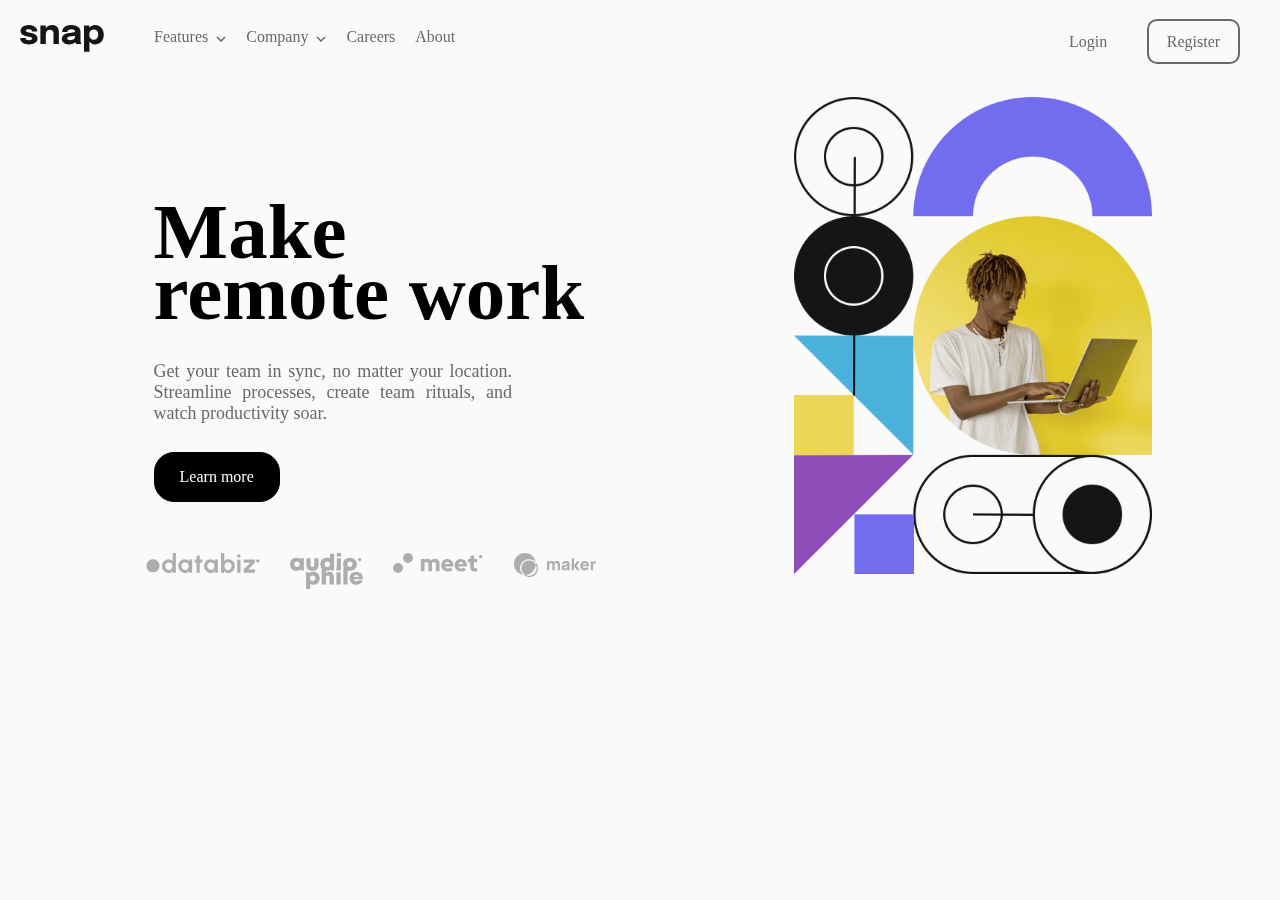
<file: index.html>
<!DOCTYPE html>
<html lang="en">

<head>
  <meta charset="UTF-8">
  <meta name="viewport" content="width=device-width, initial-scale=1.0">
  <!-- displays site properly based on user's device -->
  <!-- <link rel="stylesheet" href="index.css"> -->
  <link rel="icon" type="image/png" sizes="32x32" href="./images/favicon-32x32.png">

  <title>Frontend Mentor | Intro section with dropdown navigation</title>

  <!-- Feel free to remove these styles or customise in your own stylesheet 👍 -->
<style>
  /* 
/* Mobile Styling */
@media screen and (max-width:800px) {
    * {
        font-family: Bahnschrift;

    }

    body {
        display: block;
        position: fixed;
        padding: 0%;
        border: 0ch;
        margin: 0%;
    }

a{
    color: hsl(0, 0%, 41%);
    text-decoration: none;
}
    #aside {
        display: none;
        position: absolute;
        background-color: rgba(0, 0, 0, 0.377);
        width: 100%;
        height: 1000px;
    }

    header {
        display: flex;
        position: relative;
        width: 100%;

    }

    header svg:nth-child(1) {
        display: block;
        width: 80%;
        padding-left: 15px;
        margin-top: 15px;
    }

    #hamburger {
        z-index: 2;
        display: block;
        position: absolute;
        width: 20%;
        padding-left: 1%;
        padding-right: 1%;
        margin-left: 83%;
        z-index: 3;
        margin-top: 5px;
    }



    #features {
        display: none;
        width: 80%;
    }

    #company {
        display: none;
        width: 80%;

    }

    #mobile-nav {
        display: none;
        position: absolute;
        z-index: 1;
        background-color: rgba(0, 0, 0, 0.411);
        width: 100%;
        height: 200%;
    }

    #side-nav {
        display: block;
        position: relative;
        /* z-index: 1; */
        width: 80%;
        height: 100%;
        padding-top: 20%;
        margin-left: 20%;
        background-color: rgb(255, 255, 255);
    }

    .side-nav {
        display: block;
        position: relative;
        width: 100%;
        /* margin-top: 10%; */
        /* margin-bottom: 10%; */
        margin-left: 10%;
        font-size: 23px;
        color: hsl(0, 0%, 41%);
    }

    .side-nav div {
        display: block;
        position: relative;
        width: 50%;
        margin-bottom: 7%;
    }

    .side-nav div span svg {
        margin-left: 10px;
        margin-bottom: 4px;
        color: hsl(0, 0%, 41%);
    }

    #side-nav-login-register {
        display: block;
        width: 100%;
        position: absolute;
        margin-left: 0%;
        text-align: center;
        justify-content: center;
        z-index: 3;
    }

    #side-nav-login-register span {
        display: flex;
        position: relative;
        width: 100%;
        font-size: 21px;
        justify-content: center;
        align-items: center;
        color: hsl(0, 0%, 41%);
        
        

    }

    #side-nav-login-register span:nth-child(2) a {
        display: block;
        position: relative;
        padding-top: 10px;
        padding-bottom: 10px;
        color: hsl(0, 0%, 41%);
        background-color: white;
        font-size: 21px;
        margin-top: 10%;
        padding-left: 80px;
        padding-right: 80px;
        border-radius: 15px;
        border: 1px solid black;
    }
    #mobile-nav-features {
        display:none;
        list-style-type: none;
        width: 100%;
        margin-left: 1%;
    }
    #mobile-nav-features li{
        margin-bottom:5px;
        padding-top: 5px ;
        padding-bottom: 5px;
        width:100%;
        font-size: 17px;
    }
    #mobile-nav-features li svg{
        padding-right:10px;
        margin: 0%;
    }
    #mobile-nav-company{
        display: none;
        list-style-type: none;
        width: 100%;
        margin-left: 1%;
    }
    #mobile-nav-company li{
        margin-bottom:5px;
        width:100%;
        padding-top: 5px ;
        padding-bottom: 5px;
        font-size: 17px;
    }


    .menu {
        display: none;
    }

    .login-register {
        display: none;
    }

    #hero-mobile img {
        margin-top: 30px;
        width: 102%;
    }

    #hero-desktop {
        display: none;
    }

    #paragraph {
        width: 100%;
        text-align: center;
    }

    article h1 {
        width: 100%;
        justify-content: center;
        text-align: center;
        font-size: 42px;
    }

    article p {
        width: 100%;
        color: hsl(0, 0%, 41%);
        margin-left: 5px;
        text-align: center;
        font-size: 19px;
    }

    #button {
        display: flex;
        width: 100%;
        justify-content: center;
    }

    #button button {
        background-color: black;
        color: white;
        font-size: large;
        font-size: large;
        border: 1px solid black;
        margin-top: 5%;
        padding-top: 15px;
        padding-bottom: 15px;
        padding-left: 25px;
        padding-right: 25px;
        border-radius: 20px;
    }

    #button button:hover {
        background-color: white;
        color: black;
        border: 1px solid black;
    }


    footer {
        width: 100%;
        height: 50px;
        border: 0ch;
        padding: 5px;
        margin-top: 15%;
        display: flex;
        position: relative;
        justify-content: space-between;
    }



}

/* Desktop Styling */
@media screen and (min-width:800px) {
    * {
        font-family: Bahnschrift;
    }

    #side-nav {
        display: none;
    }

    body {
        display: block;
        width: 100%;
        background-color: hsl(0, 0%, 98%);
        position: fixed;
        border: 0ch;
        margin: 0%;
        padding: 0%;
    }
    a{
        color: hsl(0, 0%, 41%);
        text-decoration: none;
    }

    header {

        width: 100%;
        display: flex;
        cursor: pointer;
        margin-top: 1%;
        margin-right: 0%;
    }

    header svg:nth-child(2) {
        display: none;
    }

    header svg:nth-child(1) {
        margin-top: 1%;
        /* width: 7%; */
        margin-left: 20px;
        padding-right: 0%;
    }

    #nav {
        display: flex;
        position: relative;
        width: 99%;
        margin-right: 0%;
        /* background-color: black; */

}

    .menu li {
        display: flex;
        padding-left: 5px;
    }

    .menu li svg {
        width: 100%;
        margin-top: 8px;
        margin-left: 8px;
    }

    .menu {
        display: flex;
        position: relative;
        margin-top: 5px;
        list-style-type: none;
        color: hsl(0, 0%, 41%);
    }

    .menu li {
        padding: 10px;
    }

    #features {
        background-color: white;
        display: none;
        position: absolute;
        padding: 20px;
        padding-top: 15px;
        padding-bottom: 15px;
        margin-top: 55px;
        margin-left: 7%;
        z-index: 1;
        border: 0ch;
        border-radius: 10px;
        box-shadow: 0px 1px 10px 10px hsla(0, 0%, 41%, 0.144);

    }

    #features li {
        width: 100%;
        padding: 4px;
        margin-right: 0%;
        color: hsl(0, 0%, 41%);
        list-style-type: none;
        text-align: left;

    }

    #features li svg {
        margin-right: 5px;
    }

    #company {
        background-color: white;
        display: none;
        position: absolute;
        padding: 10px;
        z-index: 1;
        margin-left: 20%;
        margin-top: 55px;
        border: 0ch;
        border-radius: 10px;
        box-shadow: 0px 1px 10px 10px hsla(0, 0%, 41%, 0.144);


    }

    #company li {
        width: 100%;
        padding: 7px;
        text-align: left;
        margin-right: 0%;
        color: hsl(0, 0%, 41%);
        list-style-type: none;
    }


    .login-register {
        display: block;
        position: absolute;
        width: 20%;
        margin-left: 82%;
        padding-left: 30px;
        margin-top: 20px;
    }

    .login-register a {
        text-decoration: none;
        color: hsl(0, 0%, 41%);
    }

    .login-register a:nth-child(1) {
        margin-right: 10%;
    }

    .login-register a:nth-child(2) {
        text-align: center;
        margin-top: 2%;
        margin-left: 4%;
        padding-top: 12px;
        padding-bottom: 12px;
        padding-left: 18px;
        padding-right: 18px;
        border: 2px solid hsl(0, 0%, 41%);
        border-radius: 10px;
    }

    #hero-mobile {
        display: none;
    }

    #hero-desktop {
        display: block;
        width: 28%;
        height: 95%;
        position: absolute;
        margin-top: 2%;
        margin-left: 62%;
    }

    #hero-desktop img {
        width: 100%;
        height: 100%;
    }

    #hamburger {
        display: none;
    }

    article {
        width: 40%;
        margin-top: 9%;
        margin-left: 12%;

    }

    article h1 span {
        display: block;
        width: 90%;
        height: 10px;
        font-size: 79px;
        text-align: left;
        /* text-overflow: clip; */
        padding: 0%;
        border: 0ch;
        padding: 0%;

    }

    article h1 span:nth-child(2){
            margin-top: 10%;   
    }

    article p {
        display: block;
        position: relative;
        margin-top: 20%;
        font-size:18px;
        text-align: justify;
        width: 70%;
        color: hsl(0, 0%, 41%);

    }

    article button {
        background-color: black;
        color: hsl(0, 0%, 98%);
        font-size: medium;
        border: 0ch;
        margin-top: 2%;
        padding-top: 15px;
        padding-bottom: 15px;
        padding-left: 25px;
        padding-right: 25px;
        border: 1px solid black;
        border-radius: 20px;
        z-index: 1;
    }

    article button:hover {
        background-color: white;
        color: black;
        font-weight: 900;
        border: 1px solid black;
    }

    footer {
        z-index: -1;
        display: flex;
        position: absolute;
        justify-content: space-evenly;
        width: 40%;
        margin-top: 4%;
        margin-left: 9%;
    }
} 
</style>
</head>

<body>
  <!-- mobile navigation -->
  <div id="mobile-nav">
    <aside id="side-nav">
      <div class="side-nav">
        <div>
          <span id="mobile-nav-features-btn">Features
            <svg  id="features-arrow-mobile" width="10" height="6" xmlns="http://www.w3.org/2000/svg">
              <path stroke="#686868" stroke-width="1.5" fill="none" d="m1 1 4 4 4-4" />
            </svg>
            <ul id="mobile-nav-features">
              <li><svg width="14" height="16" xmlns="http://www.w3.org/2000/svg">
                  <path
                    d="M14 3v12a1 1 0 0 1-1 1H1a1 1 0 0 1-1-1V3a1 1 0 0 1 1-1h1V1a1 1 0 1 1 2 0v1h2V1a1 1 0 1 1 2 0v1h2V1a1 1 0 0 1 2 0v1h1a1 1 0 0 1 1 1Zm-2 3H2v1h10V6Zm0 3H2v1h10V9Zm0 3H2v1h10v-1Z"
                    fill="#726CEE" />
                </svg><a href="">To Do list</a></li>
              <li><svg width="16" height="16" xmlns="http://www.w3.org/2000/svg">
                  <path
                    d="M12.667 8.667h-4v4h4v-4ZM11.334 0v1.333H4.667V0h-2v1.333h-1C.75 1.333 0 2.083 0 3v11.333C0 15.25.75 16 1.667 16h12.667C15.25 16 16 15.25 16 14.333V3c0-.917-.75-1.667-1.666-1.667h-1V0h-2Zm3 14.333H1.667V5.5h12.667v8.833Z"
                    fill="#4BB1DA" />
                </svg><a href="">Calender</a></li>
              <li><svg width="13" height="17" xmlns="http://www.w3.org/2000/svg">
                  <path
                    d="M6.408 13.916c-3.313 0-6-1.343-6-3 0-.612.371-1.18 1-1.654V7.916a5 5 0 0 1 3.041-4.6 2 2 0 0 1 3.507-1.664 2 2 0 0 1 .411 1.664 5.002 5.002 0 0 1 3.041 4.6v1.346c.629.474 1 1.042 1 1.654 0 1.657-2.687 3-6 3Zm0 1c.694 0 1.352-.066 1.984-.16.004.054.016.105.016.16a2 2 0 0 1-4 0c0-.055.012-.106.016-.16.633.094 1.29.16 1.984.16Z"
                    fill="#EDD556" />
                </svg><a href="">Reminders</a></li>
              <li><svg width="16" height="16" xmlns="http://www.w3.org/2000/svg">
                  <path
                    d="M8 0a8 8 0 1 1 0 16A8 8 0 0 1 8 0Zm0 2.133a5.867 5.867 0 1 0 0 11.734A5.867 5.867 0 0 0 8 2.133ZM8 3.2a4.8 4.8 0 1 1 0 9.6 4.8 4.8 0 0 1 0-9.6Zm-.533 2.667a.533.533 0 0 0-.534.533v2.133c0 .295.24.534.534.534h3.2a.533.533 0 0 0 0-1.067H8V6.4a.533.533 0 0 0-.533-.533Z"
                    fill="#8E4CB6" />
                </svg><a href="">Planning</a></li>
            </ul>
          </span>
        </div>
        <div><span id="mobile-nav-company-btn">Company
            <svg id="company-arrow-mobile" width="10" height="6" xmlns="http://www.w3.org/2000/svg">
              <path stroke="#686868" stroke-width="1.5" fill="none" d="m1 1 4 4 4-4" />
            </svg>
            <ul id="mobile-nav-company">
              <li><a href="">History</a></li>
              <li><a href="">Our Team</a></li>
              <li><a href="">Blog</a></li>

            </ul>
          </span>
        </div>
         <div><span><a href="">Career</a></span></div>
          <div><span><a href="">About</a></span></div>


      </div>
      <div id="side-nav-login-register">
        <span><a href="">Login</a></span>
        <span><a href="">Register</a></span>
      </div>
    </aside>
  </div>

  <!-- desktop navigation -->
  <div id="aside">

    <ul id="features">
      <li><svg width="14" height="16" xmlns="http://www.w3.org/2000/svg">
          <path
            d="M14 3v12a1 1 0 0 1-1 1H1a1 1 0 0 1-1-1V3a1 1 0 0 1 1-1h1V1a1 1 0 1 1 2 0v1h2V1a1 1 0 1 1 2 0v1h2V1a1 1 0 0 1 2 0v1h1a1 1 0 0 1 1 1Zm-2 3H2v1h10V6Zm0 3H2v1h10V9Zm0 3H2v1h10v-1Z"
            fill="#726CEE" />
        </svg><a href="">To Do list</a></li>
      <li><svg width="16" height="16" xmlns="http://www.w3.org/2000/svg">
          <path
            d="M12.667 8.667h-4v4h4v-4ZM11.334 0v1.333H4.667V0h-2v1.333h-1C.75 1.333 0 2.083 0 3v11.333C0 15.25.75 16 1.667 16h12.667C15.25 16 16 15.25 16 14.333V3c0-.917-.75-1.667-1.666-1.667h-1V0h-2Zm3 14.333H1.667V5.5h12.667v8.833Z"
            fill="#4BB1DA" />
        </svg><a href="">Calender</a></li>
      <li><svg width="13" height="17" xmlns="http://www.w3.org/2000/svg">
          <path
            d="M6.408 13.916c-3.313 0-6-1.343-6-3 0-.612.371-1.18 1-1.654V7.916a5 5 0 0 1 3.041-4.6 2 2 0 0 1 3.507-1.664 2 2 0 0 1 .411 1.664 5.002 5.002 0 0 1 3.041 4.6v1.346c.629.474 1 1.042 1 1.654 0 1.657-2.687 3-6 3Zm0 1c.694 0 1.352-.066 1.984-.16.004.054.016.105.016.16a2 2 0 0 1-4 0c0-.055.012-.106.016-.16.633.094 1.29.16 1.984.16Z"
            fill="#EDD556" />
        </svg><a href="">Reminders</a></li>
      <li><svg width="16" height="16" xmlns="http://www.w3.org/2000/svg">
          <path
            d="M8 0a8 8 0 1 1 0 16A8 8 0 0 1 8 0Zm0 2.133a5.867 5.867 0 1 0 0 11.734A5.867 5.867 0 0 0 8 2.133ZM8 3.2a4.8 4.8 0 1 1 0 9.6 4.8 4.8 0 0 1 0-9.6Zm-.533 2.667a.533.533 0 0 0-.534.533v2.133c0 .295.24.534.534.534h3.2a.533.533 0 0 0 0-1.067H8V6.4a.533.533 0 0 0-.533-.533Z"
            fill="#8E4CB6" />
        </svg><a href="">Planning</a></li>
    </ul>
    <ul id="company">
      <li><a href="">History</a></li>
      <li><a href="">Our Team</a></li>
      <li><a href="">Blog</a></li>

    </ul>
  </div>
<!-- body -->
  <header id="nav">
    <svg width="84" height="27" xmlns="http://www.w3.org/2000/svg">
      <path
        d="M8.852 19.42c-1.108 0-2.175-.128-3.202-.385a9.648 9.648 0 0 1-2.756-1.137c-.811-.502-1.453-1.13-1.925-1.882-.473-.752-.709-1.63-.709-2.633v-.316h5.39v.246c0 .676.3 1.172.901 1.487.601.315 1.415.472 2.441.472a7.08 7.08 0 0 0 1.55-.166c.495-.11.903-.291 1.224-.542.321-.251.482-.569.482-.954 0-.618-.342-1.056-1.024-1.313-.683-.256-1.777-.513-3.282-.77a21.716 21.716 0 0 1-2.59-.595A10.937 10.937 0 0 1 2.938 9.91 5.28 5.28 0 0 1 1.17 8.28C.727 7.622.505 6.82.505 5.875c0-1.26.382-2.322 1.146-3.185.764-.863 1.782-1.517 3.054-1.96C5.977.287 7.377.065 8.905.065c1.458 0 2.818.242 4.078.726 1.26.484 2.28 1.179 3.062 2.083.782.904 1.172 1.992 1.172 3.264v.245H11.88v-.21c0-.467-.149-.846-.446-1.138a2.804 2.804 0 0 0-1.129-.656 4.616 4.616 0 0 0-1.418-.219c-.443 0-.9.05-1.373.149-.473.099-.872.262-1.199.49-.327.227-.49.545-.49.954 0 .396.175.72.525.97.35.252.84.456 1.47.613.63.158 1.36.306 2.188.447.781.128 1.607.306 2.476.533.869.228 1.686.549 2.45.963a5.34 5.34 0 0 1 1.855 1.627c.472.671.709 1.52.709 2.546 0 1.062-.245 1.972-.735 2.73a5.607 5.607 0 0 1-1.987 1.847 10.04 10.04 0 0 1-2.782 1.05c-1.021.227-2.068.341-3.142.341ZM33.48 19V8.92c0-.77-.1-1.473-.298-2.109a2.965 2.965 0 0 0-1.067-1.531c-.513-.385-1.254-.577-2.223-.577-.84 0-1.566.192-2.178.577a3.754 3.754 0 0 0-1.41 1.61c-.326.688-.49 1.482-.49 2.38L24.31 8.185c0-1.61.35-3.022 1.05-4.235a7.627 7.627 0 0 1 2.844-2.853C29.398.41 30.726.066 32.183.066c1.53 0 2.786.306 3.772.919.986.612 1.721 1.464 2.205 2.555.484 1.09.726 2.365.726 3.824V19H33.48Zm-13.09 0V.415h5.425V19h-5.425Zm28.389.385c-1.354 0-2.558-.216-3.614-.648-1.056-.431-1.881-1.055-2.476-1.872-.595-.817-.893-1.808-.893-2.975 0-1.318.362-2.392 1.085-3.22.724-.828 1.683-1.461 2.879-1.899a15.898 15.898 0 0 1 3.894-.866c2.041-.198 3.45-.38 4.226-.542.776-.164 1.164-.45 1.164-.858V6.47c0-.688-.33-1.23-.989-1.627-.66-.397-1.578-.595-2.756-.595-1.249 0-2.202.224-2.861.673-.66.45-.99 1.135-.99 2.056H42.11c0-1.493.406-2.753 1.217-3.78.81-1.026 1.91-1.805 3.298-2.336 1.389-.53 2.958-.796 4.708-.796 1.633 0 3.144.248 4.532.744 1.389.496 2.506 1.24 3.352 2.231.845.992 1.268 2.252 1.268 3.78v8.032c0 .479.015.937.044 1.374.03.438.096.837.201 1.199.117.408.263.747.438 1.015.175.268.32.455.437.56h-5.337a3.723 3.723 0 0 1-.376-.508 3.962 3.962 0 0 1-.43-.892 7.195 7.195 0 0 1-.305-1.234 9.674 9.674 0 0 1-.097-1.461l1.12.77c-.326.77-.854 1.432-1.583 1.986-.73.554-1.593.98-2.59 1.278-.998.297-2.074.446-3.23.446Zm1.452-4.06a6.14 6.14 0 0 0 2.389-.464A4.104 4.104 0 0 0 54.43 13.4c.467-.665.7-1.534.7-2.608V8.92l1.348 1.313c-.77.28-1.66.51-2.669.69-1.01.182-2.015.324-3.019.43-1.19.116-2.08.317-2.668.603-.59.286-.884.767-.884 1.444 0 .642.25 1.123.752 1.444.502.32 1.249.481 2.24.481Zm13.742 11.323V.415h5.442v26.233h-5.442Zm11.182-7.228a7.325 7.325 0 0 1-4.042-1.181c-1.225-.788-2.205-1.85-2.94-3.185-.735-1.336-1.103-2.838-1.103-4.507v-.28l2.345-.052v.21c0 .863.21 1.619.63 2.266.42.648.963 1.146 1.628 1.496.665.35 1.359.526 2.082.526 1.19 0 2.226-.412 3.106-1.234.881-.823 1.322-2.109 1.322-3.859s-.438-3.025-1.313-3.824c-.875-.799-1.913-1.199-3.115-1.199-.723 0-1.417.173-2.082.517a4.308 4.308 0 0 0-1.628 1.461c-.42.63-.63 1.383-.63 2.257l-2.345-.14c0-1.68.368-3.164 1.103-4.453.735-1.29 1.715-2.307 2.94-3.054a7.619 7.619 0 0 1 4.042-1.12c1.505 0 2.911.37 4.218 1.111 1.306.741 2.365 1.823 3.176 3.247.81 1.423 1.216 3.155 1.216 5.197 0 2.135-.396 3.932-1.19 5.39-.793 1.458-1.843 2.558-3.15 3.299a8.51 8.51 0 0 1-4.27 1.111Z"
        fill="#151515" />
    </svg>
    <div id="hamburger">
      <svg width="32" height="18" xmlns="http://www.w3.org/2000/svg">
        <g fill="#151515" fill-rule="evenodd">
          <path d="M0 0h32v2H0zM0 8h32v2H0zM0 16h32v2H0z" />
        </g>
      </svg>
    </div>
    <ul class="menu">
      <li id="features-btn">Features <svg width="10" height="6" xmlns="http://www.w3.org/2000/svg">
          <path stroke="#686868" stroke-width="1.5" fill="none" d="m1 1 4 4 4-4" />
        </svg>

      <li id="company-btn"> Company <svg width="10" height="6" xmlns="http://www.w3.org/2000/svg">
          <path stroke="#686868" stroke-width="1.5" fill="none" d="m1 1 4 4 4-4" />
        </svg>

      <li id="career-btn"><a href="">Careers</a></li>
      <li id="about-btn"><a href="">About</a></li>
    </ul>
    <div class="login-register">
      <a href="">Login</a>
      <a href=""> Register</a>
    </div>
  </header>
  <div id="hero-desktop">
    <img src="images\image-hero-desktop.png" alt="hero-desktop">
  </div>
  <div id="hero-mobile">
    <img src="images\image-hero-mobile.png" alt="hero-desktop">
  </div>
  <article>


    <h1> <span>Make</span> <span>remote work</span></h1>
    <p> Get your team in sync, no matter your location. Streamline processes,
      create team rituals, and watch productivity soar.</p>

    <div id="button"><a href=""> <button> Learn more </button></a></div>


  </article>

  <footer>
    <svg width="114" height="20" xmlns="http://www.w3.org/2000/svg">
      <path
        d="M22.887 20c.838 0 1.576-.183 2.213-.55a4.977 4.977 0 0 0 1.584-1.429v1.638h3.195V0h-3.195v8.191A4.848 4.848 0 0 0 25.1 6.756c-.637-.362-1.375-.544-2.213-.544-.951 0-1.842.18-2.67.538-.83.358-1.561.854-2.194 1.487a6.996 6.996 0 0 0-1.486 2.196A6.68 6.68 0 0 0 16 13.106c0 .953.179 1.844.537 2.674.358.83.853 1.562 1.486 2.195a6.989 6.989 0 0 0 2.193 1.488c.83.358 1.72.537 2.671.537Zm.04-3.08a3.42 3.42 0 0 1-1.827-.511 3.826 3.826 0 0 1-1.827-3.303c0-.708.166-1.35.498-1.926a3.9 3.9 0 0 1 1.322-1.383 3.379 3.379 0 0 1 1.834-.518c.672 0 1.272.17 1.8.511.528.341.94.802 1.237 1.383.297.581.445 1.225.445 1.933 0 .7-.148 1.34-.445 1.92a3.53 3.53 0 0 1-1.23 1.383c-.524.34-1.127.511-1.807.511ZM39.294 20c.794 0 1.486-.181 2.075-.544a4.375 4.375 0 0 0 1.434-1.422l.13 1.625h3.209V6.553h-3.195l.144 1.678a5.992 5.992 0 0 0-1.748-1.468c-.685-.385-1.464-.577-2.337-.577-.934 0-1.807.175-2.619.524a6.818 6.818 0 0 0-2.147 1.455c-.62.62-1.1 1.341-1.44 2.163a6.81 6.81 0 0 0-.511 2.634 6.935 6.935 0 0 0 2.042 4.967 7.16 7.16 0 0 0 2.24 1.52c.846.368 1.754.551 2.723.551Zm.091-3.08a3.51 3.51 0 0 1-1.813-.498 4.227 4.227 0 0 1-1.395-1.33 4.049 4.049 0 0 1-.654-1.842c-.061-.734.057-1.4.353-1.998a3.592 3.592 0 0 1 1.264-1.435 3.3 3.3 0 0 1 1.853-.538 3.32 3.32 0 0 1 1.794.498c.532.332.968.776 1.309 1.33.34.555.541 1.173.602 1.855.053.725-.054 1.387-.32 1.986a3.384 3.384 0 0 1-1.172 1.435c-.516.358-1.122.537-1.82.537Zm14.378 2.74V9.75h2.54V6.553h-2.54V2.438h-3.195v4.115H48.63v3.198h1.938v9.908h3.195Zm11.273.34c.795 0 1.486-.181 2.076-.544a4.375 4.375 0 0 0 1.433-1.422l.131 1.625h3.208V6.553H68.69l.145 1.678a5.992 5.992 0 0 0-1.749-1.468c-.685-.385-1.464-.577-2.337-.577-.934 0-1.807.175-2.619.524a6.818 6.818 0 0 0-2.147 1.455c-.62.62-1.1 1.341-1.44 2.163a6.81 6.81 0 0 0-.51 2.634 6.935 6.935 0 0 0 2.042 4.967 7.16 7.16 0 0 0 2.239 1.52c.847.368 1.754.551 2.723.551Zm.092-3.08a3.51 3.51 0 0 1-1.814-.498 4.227 4.227 0 0 1-1.394-1.33 4.049 4.049 0 0 1-.655-1.842c-.06-.734.057-1.4.354-1.998a3.592 3.592 0 0 1 1.263-1.435 3.3 3.3 0 0 1 1.853-.538 3.32 3.32 0 0 1 1.794.498c.532.332.969.776 1.31 1.33.34.555.54 1.173.602 1.855.052.725-.055 1.387-.321 1.986a3.384 3.384 0 0 1-1.172 1.435c-.515.358-1.122.537-1.82.537ZM81.993 20c.96 0 1.857-.18 2.69-.537a6.968 6.968 0 0 0 3.687-3.696 6.774 6.774 0 0 0 .536-2.687c0-1.267-.31-2.423-.93-3.467a7.027 7.027 0 0 0-2.5-2.496c-1.048-.62-2.209-.93-3.483-.93-.82 0-1.547.185-2.18.556a5.15 5.15 0 0 0-1.591 1.448V0h-3.195v19.66h3.195v-1.665a5.15 5.15 0 0 0 1.59 1.448c.634.371 1.36.557 2.18.557Zm-.04-3.093c-.663 0-1.256-.17-1.78-.511a3.53 3.53 0 0 1-1.231-1.383 4.187 4.187 0 0 1-.445-1.933c0-.69.148-1.326.445-1.907a3.58 3.58 0 0 1 1.23-1.39 3.164 3.164 0 0 1 1.782-.517c.672 0 1.287.17 1.846.511.558.341 1.004.802 1.335 1.383.332.58.498 1.221.498 1.92 0 .708-.166 1.35-.498 1.927a3.88 3.88 0 0 1-1.329 1.382 3.435 3.435 0 0 1-1.852.518ZM92.874 4.6c.463 0 .854-.155 1.173-.465.318-.31.478-.701.478-1.173 0-.463-.16-.852-.478-1.166a1.604 1.604 0 0 0-1.172-.472c-.463 0-.856.157-1.179.472a1.563 1.563 0 0 0-.484 1.166c0 .472.161.863.484 1.173.323.31.716.465 1.179.465Zm19 5c.463 0 .854-.155 1.173-.465.318-.31.478-.701.478-1.173 0-.463-.16-.852-.478-1.166a1.604 1.604 0 0 0-1.172-.472c-.463 0-.856.157-1.179.472a1.563 1.563 0 0 0-.484 1.166c0 .472.161.863.484 1.173.323.31.716.465 1.179.465ZM6.979 19.324c1.835 0 3.385-.616 4.65-1.846 1.264-1.23 1.896-2.782 1.896-4.654 0-1.838-.632-3.38-1.897-4.628-1.264-1.248-2.814-1.872-4.65-1.872-1.835 0-3.393.624-4.675 1.872C1.021 9.444.38 10.986.38 12.824c0 1.872.64 3.423 1.922 4.654 1.282 1.23 2.84 1.846 4.676 1.846Zm87.48.335V6.553h-3.195V19.66h3.195Zm14.399 0v-3.198h-6.573l6.573-6.71V6.553H97.675v3.198h6.586l-6.586 6.71v3.198h11.182Z"
        fill="#ADADAD" />
    </svg>
    <!-- ------------------------------------- -->
    <svg width="73" height="36" xmlns="http://www.w3.org/2000/svg">
      <path
        d="M6.476 17.85c1.434 0 2.715-.47 3.726-1.287l.364.87h3.289V5.126h-3.17l-.436.952C9.23 5.238 7.93 4.754 6.476 4.754 2.699 4.754 0 7.467 0 11.28c0 3.825 2.7 6.571 6.476 6.571Zm.568-3.754c-1.593 0-2.764-1.2-2.764-2.807 0-1.598 1.161-2.797 2.764-2.797 1.594 0 2.765 1.2 2.765 2.797 0 1.607-1.171 2.807-2.765 2.807Zm15.422 3.754c3.648 0 6.078-2.243 6.078-5.687V5.138H24.29v6.84c0 1.286-.687 2.064-1.824 2.064-1.136 0-1.837-.765-1.837-2.064v-6.84h-4.254v7.025c0 3.444 2.443 5.687 6.091 5.687Zm14.361.013c1.439 0 2.72-.488 3.725-1.33l.401.914h3.148V.694h-4.205v4.895a5.78 5.78 0 0 0-3.069-.854c-3.79 0-6.489 2.732-6.489 6.557 0 3.826 2.7 6.571 6.49 6.571Zm.57-3.754c-1.594 0-2.765-1.21-2.765-2.816 0-1.608 1.17-2.817 2.764-2.817 1.594 0 2.765 1.21 2.765 2.817 0 1.607-1.171 2.816-2.765 2.816ZM50.99 3.598V0H46.8v3.598h4.19Zm.032 13.848V5.138H46.77v12.308h4.254Zm8.88.404c4.014 0 6.925-2.755 6.925-6.558 0-3.815-2.911-6.557-6.924-6.557-4.027 0-6.925 2.742-6.925 6.557 0 3.803 2.898 6.558 6.925 6.558Zm9.76-9.573c.463 0 .853-.156 1.172-.466.318-.31.478-.7.478-1.173 0-.463-.16-.852-.478-1.166A1.604 1.604 0 0 0 69.663 5c-.463 0-.856.157-1.179.472A1.563 1.563 0 0 0 68 6.638c0 .472.161.863.484 1.173.323.31.716.466 1.179.466Zm-9.76 5.765c-1.55 0-2.663-1.122-2.663-2.75 0-1.627 1.113-2.748 2.664-2.748 1.55 0 2.663 1.131 2.663 2.749 0 1.627-1.112 2.749-2.663 2.749Zm-39.676 21.86v-4.846a5.789 5.789 0 0 0 3.01.817c3.777 0 6.476-2.735 6.476-6.57 0-3.835-2.7-6.558-6.475-6.558-1.468 0-2.775.506-3.79 1.381l-.533-.977h-2.893v16.753h4.205Zm2.442-7.783c-1.594 0-2.765-1.2-2.765-2.816 0-1.617 1.171-2.817 2.765-2.817 1.593 0 2.764 1.2 2.764 2.817 0 1.617-1.18 2.816-2.764 2.816Zm13.25 3.338v-6.573c0-1.58.802-2.49 2.09-2.49 1.11 0 1.61.724 1.61 2.144v6.919h4.253v-7.412c0-3.19-1.822-5.26-4.657-5.26a5.28 5.28 0 0 0-3.297 1.174v-5.255h-4.253v16.753h4.253Zm14.718-13.849V14.01h-4.189v3.598h4.189Zm.033 13.849V19.148h-4.254v12.309h4.254Zm6.929 0V14.704h-4.254v16.753H57.6Zm8.664.404c3.099 0 5.597-1.755 6.466-4.564h-4.233c-.409.72-1.24 1.154-2.233 1.154-1.343 0-2.243-.73-2.52-2.142h9.17c.055-.38.087-.752.087-1.122 0-3.611-2.756-6.442-6.737-6.442-3.876 0-6.708 2.775-6.708 6.548 0 3.76 2.855 6.568 6.708 6.568Zm2.547-7.9h-4.993c.344-1.222 1.206-1.894 2.446-1.894 1.284 0 2.173.664 2.547 1.894Z"
        fill="#ADADAD" />
    </svg>
    <!-- ------------------------------------------- -->
    <svg width="90" height="20" xmlns="http://www.w3.org/2000/svg">
      <path
        d="M5 10a5 5 0 1 1 0 10 5 5 0 0 1 0-10ZM15 0a5 5 0 1 1 0 10 5 5 0 0 1 0-10Zm16.515 18.34V9.964c.226-.293.5-.513.824-.66.324-.146.689-.22 1.095-.22.587 0 1.058.205 1.412.614.353.408.53.945.53 1.608v7.034h3.658v-7.543a7.069 7.069 0 0 0-.045-.787c.241-.293.527-.52.858-.683.331-.162.7-.242 1.107-.242.587 0 1.057.204 1.411.613.354.408.53.945.53 1.608v7.034h3.659v-7.543c0-1.435-.433-2.615-1.299-3.54-.865-.926-1.976-1.389-3.33-1.389-.783 0-1.506.147-2.168.44a4.968 4.968 0 0 0-1.716 1.25 4.316 4.316 0 0 0-1.524-1.239 4.504 4.504 0 0 0-2.021-.45c-.557 0-1.088.084-1.592.254-.505.17-.967.424-1.389.763V6.1h-3.658v12.24h3.658Zm23.168.231c.993 0 1.885-.146 2.675-.44.79-.292 1.562-.763 2.315-1.41l-2.416-2.199c-.286.293-.632.52-1.039.683a3.63 3.63 0 0 1-1.355.243c-.692 0-1.294-.182-1.806-.544a3.22 3.22 0 0 1-1.13-1.4h8.514v-.926a7.74 7.74 0 0 0-.452-2.672c-.301-.825-.719-1.531-1.253-2.117A5.875 5.875 0 0 0 56.828 6.4a5.71 5.71 0 0 0-2.416-.509c-.873 0-1.69.162-2.45.486a6.032 6.032 0 0 0-1.976 1.342 6.357 6.357 0 0 0-1.321 2.025 6.418 6.418 0 0 0-.486 2.487c0 .88.17 1.709.508 2.488a6.378 6.378 0 0 0 1.378 2.024 6.268 6.268 0 0 0 2.066 1.343 6.717 6.717 0 0 0 2.552.485Zm2.167-7.682h-4.99c.18-.617.49-1.095.926-1.434.436-.34.956-.51 1.558-.51.587 0 1.103.178 1.547.533.444.355.764.825.96 1.411Zm11.268 7.682c.994 0 1.885-.146 2.676-.44.79-.292 1.562-.763 2.314-1.41l-2.416-2.199c-.286.293-.632.52-1.039.683a3.63 3.63 0 0 1-1.354.243c-.693 0-1.295-.182-1.807-.544a3.22 3.22 0 0 1-1.129-1.4h8.513v-.926a7.74 7.74 0 0 0-.452-2.672c-.3-.825-.718-1.531-1.253-2.117A5.875 5.875 0 0 0 70.263 6.4a5.71 5.71 0 0 0-2.416-.509c-.873 0-1.69.162-2.45.486a6.032 6.032 0 0 0-1.976 1.342 6.357 6.357 0 0 0-1.32 2.025 6.418 6.418 0 0 0-.486 2.487c0 .88.17 1.709.508 2.488a6.378 6.378 0 0 0 1.377 2.024 6.268 6.268 0 0 0 2.066 1.343 6.717 6.717 0 0 0 2.552.485Zm2.168-7.682h-4.99c.18-.617.489-1.095.925-1.434.437-.34.956-.51 1.558-.51.587 0 1.103.178 1.547.533.444.355.764.825.96 1.411Zm11.335 7.613c.346 0 .775-.035 1.287-.104a7.37 7.37 0 0 0 1.265-.266V15.1c-.301.092-.58.158-.836.196a5.456 5.456 0 0 1-.813.058c-.587 0-.997-.112-1.23-.335-.234-.224-.35-.606-.35-1.146v-4.65h3.342V6.1h-3.342V2.143l-3.658.81V6.1H74.87v3.123h2.416v5.392c0 1.28.365 2.248 1.095 2.904.73.655 1.81.983 3.24.983Zm6.042-13.225c.462 0 .853-.156 1.172-.466.318-.31.478-.7.478-1.173 0-.463-.16-.852-.478-1.166A1.604 1.604 0 0 0 87.663 2c-.463 0-.856.157-1.179.472A1.563 1.563 0 0 0 86 3.638c0 .472.161.863.484 1.173.323.31.716.466 1.179.466Z"
        fill="#ADADAD" fill-rule="evenodd" />
    </svg>
    <!-- ------------------------------------------- -->
    <svg width="83" height="24" xmlns="http://www.w3.org/2000/svg">
      <path
        d="M35.276 17.143V11.76c0-.51.141-.925.424-1.246.282-.321.656-.482 1.123-.482.488 0 .87.164 1.148.49.277.326.415.783.415 1.37v5.25h2.238V11.76c0-.34.065-.64.194-.9.129-.261.308-.464.539-.61.23-.145.502-.218.814-.218.489 0 .871.164 1.148.49.277.326.416.783.416 1.37v5.25h2.238V11.3c0-.971-.26-1.757-.778-2.358-.518-.6-1.285-.9-2.3-.9-.592 0-1.131.13-1.616.39-.486.26-.873.624-1.16 1.09l.062-.096-.037-.07a2.632 2.632 0 0 0-.687-.768l-.145-.103c-.447-.296-1.02-.444-1.716-.444-.609 0-1.159.134-1.65.403-.327.18-.61.401-.848.666l-.102.12v-.975h-1.975v8.887h2.255Zm15.305.247c.768 0 1.403-.133 1.905-.4.39-.206.76-.514 1.109-.921l.014-.018v1.092h1.958v-5.431c0-.406-.016-.773-.049-1.103a2.653 2.653 0 0 0-.313-.987 2.61 2.61 0 0 0-1.382-1.25c-.609-.242-1.306-.363-2.09-.363-1.07 0-1.915.23-2.534.691a3.434 3.434 0 0 0-1.268 1.794l2.025.642c.142-.406.392-.688.748-.848.357-.159.7-.238 1.029-.238.592 0 1.015.123 1.267.37.177.173.292.414.345.724l.015.116-.357.053-.366.055-.353.052c-.576.085-1.091.174-1.547.267-.455.094-.847.2-1.176.321-.478.176-.858.394-1.14.654-.283.261-.487.561-.613.901a3.22 3.22 0 0 0-.19 1.128c0 .493.114.945.342 1.353.228.409.562.735 1.004.98.442.244.98.366 1.617.366Zm.477-1.761c-.258 0-.48-.039-.666-.115a.953.953 0 0 1-.432-.334.89.89 0 0 1-.153-.522c0-.148.032-.283.095-.403.063-.121.162-.232.296-.334.135-.101.312-.196.531-.284.192-.07.414-.137.667-.197.252-.06.584-.128.995-.202.257-.046.564-.1.92-.16l.03-.004v.007a15.73 15.73 0 0 1-.014.333l-.01.186c-.02.321-.086.603-.202.844-.06.126-.174.282-.341.469a2.32 2.32 0 0 1-.675.498c-.282.145-.63.218-1.04.218Zm8.92 1.514v-4.279l3.077 4.279h2.913l-3.423-4.444 3.21-4.443H62.99l-3.012 4.279V5.294h-2.271l-.017 11.849h2.288Zm14.968-3.818c.093-1.075-.017-2.01-.33-2.806-.312-.796-.795-1.413-1.448-1.852-.652-.438-1.445-.658-2.378-.658-.877 0-1.654.199-2.328.597a4.192 4.192 0 0 0-1.589 1.674c-.384.719-.576 1.564-.576 2.535 0 .888.197 1.677.589 2.365a4.244 4.244 0 0 0 1.63 1.621c.693.393 1.495.589 2.406.589.856 0 1.644-.225 2.366-.675a3.937 3.937 0 0 0 1.584-1.893l-2.239-.641c-.164.362-.403.639-.715.83-.313.193-.689.289-1.128.289-.696 0-1.224-.227-1.584-.68-.248-.313-.411-.716-.488-1.21l-.012-.085h6.24Zm-2.265-1.662h-3.915l.016-.076c.077-.323.191-.6.345-.83l.08-.11c.359-.464.92-.696 1.682-.696.653 0 1.123.199 1.411.597.177.244.3.585.368 1.022l.013.093Zm6.37 5.48V12.6c0-.34.047-.646.14-.918a2.02 2.02 0 0 1 .412-.707c.181-.2.403-.361.667-.482.263-.126.558-.201.884-.226.327-.025.613.001.86.078v-2.09a4.173 4.173 0 0 0-.806-.02c-.27.019-.53.065-.782.14a2.869 2.869 0 0 0-.7.308c-.28.164-.515.373-.707.625a3.2 3.2 0 0 0-.212.316l-.035.063V8.256h-1.975v8.887h2.255ZM10.972 0c5.466 0 9.999 3.997 10.834 9.228A8.914 8.914 0 0 1 9.228 21.805C3.998 20.97 0 16.438 0 10.971 0 4.912 4.912 0 10.97 0Zm4.099 6.171a8.914 8.914 0 0 0-5.842 15.634 11.095 11.095 0 0 0 2.639.102 7.543 7.543 0 0 1 3.226-14.364 7.55 7.55 0 0 1 6.813 4.322 10.972 10.972 0 0 1-10.04 10.042 7.543 7.543 0 0 0 10.04-10.042 11.052 11.052 0 0 0-.1-2.637 8.892 8.892 0 0 0-6.736-3.057Z"
        fill="#ADADAD" />
    </svg>
  </footer>
  <!-- <div class="attribution">
    Challenge by <a href="https://www.frontendmentor.io?ref=challenge" target="_blank">Frontend Mentor</a>.
    Coded by <a href="#">Your Name Here</a>.
  </div> -->
  <script >/*!
    * jQuery JavaScript Library v3.6.0
    * https://jquery.com/
    *
    * Includes Sizzle.js
    * https://sizzlejs.com/
    *
    * Copyright OpenJS Foundation and other contributors
    * Released under the MIT license
    * https://jquery.org/license
    *
    * Date: 2021-03-02T17:08Z
    */
   ( function( global, factory ) {
   
     "use strict";
   
     if ( typeof module === "object" && typeof module.exports === "object" ) {
   
       // For CommonJS and CommonJS-like environments where a proper `window`
       // is present, execute the factory and get jQuery.
       // For environments that do not have a `window` with a `document`
       // (such as Node.js), expose a factory as module.exports.
       // This accentuates the need for the creation of a real `window`.
       // e.g. var jQuery = require("jquery")(window);
       // See ticket #14549 for more info.
       module.exports = global.document ?
         factory( global, true ) :
         function( w ) {
           if ( !w.document ) {
             throw new Error( "jQuery requires a window with a document" );
           }
           return factory( w );
         };
     } else {
       factory( global );
     }
   
   // Pass this if window is not defined yet
   } )( typeof window !== "undefined" ? window : this, function( window, noGlobal ) {
   
   // Edge <= 12 - 13+, Firefox <=18 - 45+, IE 10 - 11, Safari 5.1 - 9+, iOS 6 - 9.1
   // throw exceptions when non-strict code (e.g., ASP.NET 4.5) accesses strict mode
   // arguments.callee.caller (trac-13335). But as of jQuery 3.0 (2016), strict mode should be common
   // enough that all such attempts are guarded in a try block.
   "use strict";
   
   var arr = [];
   
   var getProto = Object.getPrototypeOf;
   
   var slice = arr.slice;
   
   var flat = arr.flat ? function( array ) {
     return arr.flat.call( array );
   } : function( array ) {
     return arr.concat.apply( [], array );
   };
   
   
   var push = arr.push;
   
   var indexOf = arr.indexOf;
   
   var class2type = {};
   
   var toString = class2type.toString;
   
   var hasOwn = class2type.hasOwnProperty;
   
   var fnToString = hasOwn.toString;
   
   var ObjectFunctionString = fnToString.call( Object );
   
   var support = {};
   
   var isFunction = function isFunction( obj ) {
   
       // Support: Chrome <=57, Firefox <=52
       // In some browsers, typeof returns "function" for HTML <object> elements
       // (i.e., `typeof document.createElement( "object" ) === "function"`).
       // We don't want to classify *any* DOM node as a function.
       // Support: QtWeb <=3.8.5, WebKit <=534.34, wkhtmltopdf tool <=0.12.5
       // Plus for old WebKit, typeof returns "function" for HTML collections
       // (e.g., `typeof document.getElementsByTagName("div") === "function"`). (gh-4756)
       return typeof obj === "function" && typeof obj.nodeType !== "number" &&
         typeof obj.item !== "function";
     };
   
   
   var isWindow = function isWindow( obj ) {
       return obj != null && obj === obj.window;
     };
   
   
   var document = window.document;
   
   
   
     var preservedScriptAttributes = {
       type: true,
       src: true,
       nonce: true,
       noModule: true
     };
   
     function DOMEval( code, node, doc ) {
       doc = doc || document;
   
       var i, val,
         script = doc.createElement( "script" );
   
       script.text = code;
       if ( node ) {
         for ( i in preservedScriptAttributes ) {
   
           // Support: Firefox 64+, Edge 18+
           // Some browsers don't support the "nonce" property on scripts.
           // On the other hand, just using `getAttribute` is not enough as
           // the `nonce` attribute is reset to an empty string whenever it
           // becomes browsing-context connected.
           // See https://github.com/whatwg/html/issues/2369
           // See https://html.spec.whatwg.org/#nonce-attributes
           // The `node.getAttribute` check was added for the sake of
           // `jQuery.globalEval` so that it can fake a nonce-containing node
           // via an object.
           val = node[ i ] || node.getAttribute && node.getAttribute( i );
           if ( val ) {
             script.setAttribute( i, val );
           }
         }
       }
       doc.head.appendChild( script ).parentNode.removeChild( script );
     }
   
   
   function toType( obj ) {
     if ( obj == null ) {
       return obj + "";
     }
   
     // Support: Android <=2.3 only (functionish RegExp)
     return typeof obj === "object" || typeof obj === "function" ?
       class2type[ toString.call( obj ) ] || "object" :
       typeof obj;
   }
   /* global Symbol */
   // Defining this global in .eslintrc.json would create a danger of using the global
   // unguarded in another place, it seems safer to define global only for this module
   
   
   
   var
     version = "3.6.0",
   
     // Define a local copy of jQuery
     jQuery = function( selector, context ) {
   
       // The jQuery object is actually just the init constructor 'enhanced'
       // Need init if jQuery is called (just allow error to be thrown if not included)
       return new jQuery.fn.init( selector, context );
     };
   
   jQuery.fn = jQuery.prototype = {
   
     // The current version of jQuery being used
     jquery: version,
   
     constructor: jQuery,
   
     // The default length of a jQuery object is 0
     length: 0,
   
     toArray: function() {
       return slice.call( this );
     },
   
     // Get the Nth element in the matched element set OR
     // Get the whole matched element set as a clean array
     get: function( num ) {
   
       // Return all the elements in a clean array
       if ( num == null ) {
         return slice.call( this );
       }
   
       // Return just the one element from the set
       return num < 0 ? this[ num + this.length ] : this[ num ];
     },
   
     // Take an array of elements and push it onto the stack
     // (returning the new matched element set)
     pushStack: function( elems ) {
   
       // Build a new jQuery matched element set
       var ret = jQuery.merge( this.constructor(), elems );
   
       // Add the old object onto the stack (as a reference)
       ret.prevObject = this;
   
       // Return the newly-formed element set
       return ret;
     },
   
     // Execute a callback for every element in the matched set.
     each: function( callback ) {
       return jQuery.each( this, callback );
     },
   
     map: function( callback ) {
       return this.pushStack( jQuery.map( this, function( elem, i ) {
         return callback.call( elem, i, elem );
       } ) );
     },
   
     slice: function() {
       return this.pushStack( slice.apply( this, arguments ) );
     },
   
     first: function() {
       return this.eq( 0 );
     },
   
     last: function() {
       return this.eq( -1 );
     },
   
     even: function() {
       return this.pushStack( jQuery.grep( this, function( _elem, i ) {
         return ( i + 1 ) % 2;
       } ) );
     },
   
     odd: function() {
       return this.pushStack( jQuery.grep( this, function( _elem, i ) {
         return i % 2;
       } ) );
     },
   
     eq: function( i ) {
       var len = this.length,
         j = +i + ( i < 0 ? len : 0 );
       return this.pushStack( j >= 0 && j < len ? [ this[ j ] ] : [] );
     },
   
     end: function() {
       return this.prevObject || this.constructor();
     },
   
     // For internal use only.
     // Behaves like an Array's method, not like a jQuery method.
     push: push,
     sort: arr.sort,
     splice: arr.splice
   };
   
   jQuery.extend = jQuery.fn.extend = function() {
     var options, name, src, copy, copyIsArray, clone,
       target = arguments[ 0 ] || {},
       i = 1,
       length = arguments.length,
       deep = false;
   
     // Handle a deep copy situation
     if ( typeof target === "boolean" ) {
       deep = target;
   
       // Skip the boolean and the target
       target = arguments[ i ] || {};
       i++;
     }
   
     // Handle case when target is a string or something (possible in deep copy)
     if ( typeof target !== "object" && !isFunction( target ) ) {
       target = {};
     }
   
     // Extend jQuery itself if only one argument is passed
     if ( i === length ) {
       target = this;
       i--;
     }
   
     for ( ; i < length; i++ ) {
   
       // Only deal with non-null/undefined values
       if ( ( options = arguments[ i ] ) != null ) {
   
         // Extend the base object
         for ( name in options ) {
           copy = options[ name ];
   
           // Prevent Object.prototype pollution
           // Prevent never-ending loop
           if ( name === "__proto__" || target === copy ) {
             continue;
           }
   
           // Recurse if we're merging plain objects or arrays
           if ( deep && copy && ( jQuery.isPlainObject( copy ) ||
             ( copyIsArray = Array.isArray( copy ) ) ) ) {
             src = target[ name ];
   
             // Ensure proper type for the source value
             if ( copyIsArray && !Array.isArray( src ) ) {
               clone = [];
             } else if ( !copyIsArray && !jQuery.isPlainObject( src ) ) {
               clone = {};
             } else {
               clone = src;
             }
             copyIsArray = false;
   
             // Never move original objects, clone them
             target[ name ] = jQuery.extend( deep, clone, copy );
   
           // Don't bring in undefined values
           } else if ( copy !== undefined ) {
             target[ name ] = copy;
           }
         }
       }
     }
   
     // Return the modified object
     return target;
   };
   
   jQuery.extend( {
   
     // Unique for each copy of jQuery on the page
     expando: "jQuery" + ( version + Math.random() ).replace( /\D/g, "" ),
   
     // Assume jQuery is ready without the ready module
     isReady: true,
   
     error: function( msg ) {
       throw new Error( msg );
     },
   
     noop: function() {},
   
     isPlainObject: function( obj ) {
       var proto, Ctor;
   
       // Detect obvious negatives
       // Use toString instead of jQuery.type to catch host objects
       if ( !obj || toString.call( obj ) !== "[object Object]" ) {
         return false;
       }
   
       proto = getProto( obj );
   
       // Objects with no prototype (e.g., `Object.create( null )`) are plain
       if ( !proto ) {
         return true;
       }
   
       // Objects with prototype are plain iff they were constructed by a global Object function
       Ctor = hasOwn.call( proto, "constructor" ) && proto.constructor;
       return typeof Ctor === "function" && fnToString.call( Ctor ) === ObjectFunctionString;
     },
   
     isEmptyObject: function( obj ) {
       var name;
   
       for ( name in obj ) {
         return false;
       }
       return true;
     },
   
     // Evaluates a script in a provided context; falls back to the global one
     // if not specified.
     globalEval: function( code, options, doc ) {
       DOMEval( code, { nonce: options && options.nonce }, doc );
     },
   
     each: function( obj, callback ) {
       var length, i = 0;
   
       if ( isArrayLike( obj ) ) {
         length = obj.length;
         for ( ; i < length; i++ ) {
           if ( callback.call( obj[ i ], i, obj[ i ] ) === false ) {
             break;
           }
         }
       } else {
         for ( i in obj ) {
           if ( callback.call( obj[ i ], i, obj[ i ] ) === false ) {
             break;
           }
         }
       }
   
       return obj;
     },
   
     // results is for internal usage only
     makeArray: function( arr, results ) {
       var ret = results || [];
   
       if ( arr != null ) {
         if ( isArrayLike( Object( arr ) ) ) {
           jQuery.merge( ret,
             typeof arr === "string" ?
               [ arr ] : arr
           );
         } else {
           push.call( ret, arr );
         }
       }
   
       return ret;
     },
   
     inArray: function( elem, arr, i ) {
       return arr == null ? -1 : indexOf.call( arr, elem, i );
     },
   
     // Support: Android <=4.0 only, PhantomJS 1 only
     // push.apply(_, arraylike) throws on ancient WebKit
     merge: function( first, second ) {
       var len = +second.length,
         j = 0,
         i = first.length;
   
       for ( ; j < len; j++ ) {
         first[ i++ ] = second[ j ];
       }
   
       first.length = i;
   
       return first;
     },
   
     grep: function( elems, callback, invert ) {
       var callbackInverse,
         matches = [],
         i = 0,
         length = elems.length,
         callbackExpect = !invert;
   
       // Go through the array, only saving the items
       // that pass the validator function
       for ( ; i < length; i++ ) {
         callbackInverse = !callback( elems[ i ], i );
         if ( callbackInverse !== callbackExpect ) {
           matches.push( elems[ i ] );
         }
       }
   
       return matches;
     },
   
     // arg is for internal usage only
     map: function( elems, callback, arg ) {
       var length, value,
         i = 0,
         ret = [];
   
       // Go through the array, translating each of the items to their new values
       if ( isArrayLike( elems ) ) {
         length = elems.length;
         for ( ; i < length; i++ ) {
           value = callback( elems[ i ], i, arg );
   
           if ( value != null ) {
             ret.push( value );
           }
         }
   
       // Go through every key on the object,
       } else {
         for ( i in elems ) {
           value = callback( elems[ i ], i, arg );
   
           if ( value != null ) {
             ret.push( value );
           }
         }
       }
   
       // Flatten any nested arrays
       return flat( ret );
     },
   
     // A global GUID counter for objects
     guid: 1,
   
     // jQuery.support is not used in Core but other projects attach their
     // properties to it so it needs to exist.
     support: support
   } );
   
   if ( typeof Symbol === "function" ) {
     jQuery.fn[ Symbol.iterator ] = arr[ Symbol.iterator ];
   }
   
   // Populate the class2type map
   jQuery.each( "Boolean Number String Function Array Date RegExp Object Error Symbol".split( " " ),
     function( _i, name ) {
       class2type[ "[object " + name + "]" ] = name.toLowerCase();
     } );
   
   function isArrayLike( obj ) {
   
     // Support: real iOS 8.2 only (not reproducible in simulator)
     // `in` check used to prevent JIT error (gh-2145)
     // hasOwn isn't used here due to false negatives
     // regarding Nodelist length in IE
     var length = !!obj && "length" in obj && obj.length,
       type = toType( obj );
   
     if ( isFunction( obj ) || isWindow( obj ) ) {
       return false;
     }
   
     return type === "array" || length === 0 ||
       typeof length === "number" && length > 0 && ( length - 1 ) in obj;
   }
   var Sizzle =
   /*!
    * Sizzle CSS Selector Engine v2.3.6
    * https://sizzlejs.com/
    *
    * Copyright JS Foundation and other contributors
    * Released under the MIT license
    * https://js.foundation/
    *
    * Date: 2021-02-16
    */
   ( function( window ) {
   var i,
     support,
     Expr,
     getText,
     isXML,
     tokenize,
     compile,
     select,
     outermostContext,
     sortInput,
     hasDuplicate,
   
     // Local document vars
     setDocument,
     document,
     docElem,
     documentIsHTML,
     rbuggyQSA,
     rbuggyMatches,
     matches,
     contains,
   
     // Instance-specific data
     expando = "sizzle" + 1 * new Date(),
     preferredDoc = window.document,
     dirruns = 0,
     done = 0,
     classCache = createCache(),
     tokenCache = createCache(),
     compilerCache = createCache(),
     nonnativeSelectorCache = createCache(),
     sortOrder = function( a, b ) {
       if ( a === b ) {
         hasDuplicate = true;
       }
       return 0;
     },
   
     // Instance methods
     hasOwn = ( {} ).hasOwnProperty,
     arr = [],
     pop = arr.pop,
     pushNative = arr.push,
     push = arr.push,
     slice = arr.slice,
   
     // Use a stripped-down indexOf as it's faster than native
     // https://jsperf.com/thor-indexof-vs-for/5
     indexOf = function( list, elem ) {
       var i = 0,
         len = list.length;
       for ( ; i < len; i++ ) {
         if ( list[ i ] === elem ) {
           return i;
         }
       }
       return -1;
     },
   
     booleans = "checked|selected|async|autofocus|autoplay|controls|defer|disabled|hidden|" +
       "ismap|loop|multiple|open|readonly|required|scoped",
   
     // Regular expressions
   
     // http://www.w3.org/TR/css3-selectors/#whitespace
     whitespace = "[\\x20\\t\\r\\n\\f]",
   
     // https://www.w3.org/TR/css-syntax-3/#ident-token-diagram
     identifier = "(?:\\\\[\\da-fA-F]{1,6}" + whitespace +
       "?|\\\\[^\\r\\n\\f]|[\\w-]|[^\0-\\x7f])+",
   
     // Attribute selectors: http://www.w3.org/TR/selectors/#attribute-selectors
     attributes = "\\[" + whitespace + "*(" + identifier + ")(?:" + whitespace +
   
       // Operator (capture 2)
       "*([*^$|!~]?=)" + whitespace +
   
       // "Attribute values must be CSS identifiers [capture 5]
       // or strings [capture 3 or capture 4]"
       "*(?:'((?:\\\\.|[^\\\\'])*)'|\"((?:\\\\.|[^\\\\\"])*)\"|(" + identifier + "))|)" +
       whitespace + "*\\]",
   
     pseudos = ":(" + identifier + ")(?:\\((" +
   
       // To reduce the number of selectors needing tokenize in the preFilter, prefer arguments:
       // 1. quoted (capture 3; capture 4 or capture 5)
       "('((?:\\\\.|[^\\\\'])*)'|\"((?:\\\\.|[^\\\\\"])*)\")|" +
   
       // 2. simple (capture 6)
       "((?:\\\\.|[^\\\\()[\\]]|" + attributes + ")*)|" +
   
       // 3. anything else (capture 2)
       ".*" +
       ")\\)|)",
   
     // Leading and non-escaped trailing whitespace, capturing some non-whitespace characters preceding the latter
     rwhitespace = new RegExp( whitespace + "+", "g" ),
     rtrim = new RegExp( "^" + whitespace + "+|((?:^|[^\\\\])(?:\\\\.)*)" +
       whitespace + "+$", "g" ),
   
     rcomma = new RegExp( "^" + whitespace + "*," + whitespace + "*" ),
     rcombinators = new RegExp( "^" + whitespace + "*([>+~]|" + whitespace + ")" + whitespace +
       "*" ),
     rdescend = new RegExp( whitespace + "|>" ),
   
     rpseudo = new RegExp( pseudos ),
     ridentifier = new RegExp( "^" + identifier + "$" ),
   
     matchExpr = {
       "ID": new RegExp( "^#(" + identifier + ")" ),
       "CLASS": new RegExp( "^\\.(" + identifier + ")" ),
       "TAG": new RegExp( "^(" + identifier + "|[*])" ),
       "ATTR": new RegExp( "^" + attributes ),
       "PSEUDO": new RegExp( "^" + pseudos ),
       "CHILD": new RegExp( "^:(only|first|last|nth|nth-last)-(child|of-type)(?:\\(" +
         whitespace + "*(even|odd|(([+-]|)(\\d*)n|)" + whitespace + "*(?:([+-]|)" +
         whitespace + "*(\\d+)|))" + whitespace + "*\\)|)", "i" ),
       "bool": new RegExp( "^(?:" + booleans + ")$", "i" ),
   
       // For use in libraries implementing .is()
       // We use this for POS matching in `select`
       "needsContext": new RegExp( "^" + whitespace +
         "*[>+~]|:(even|odd|eq|gt|lt|nth|first|last)(?:\\(" + whitespace +
         "*((?:-\\d)?\\d*)" + whitespace + "*\\)|)(?=[^-]|$)", "i" )
     },
   
     rhtml = /HTML$/i,
     rinputs = /^(?:input|select|textarea|button)$/i,
     rheader = /^h\d$/i,
   
     rnative = /^[^{]+\{\s*\[native \w/,
   
     // Easily-parseable/retrievable ID or TAG or CLASS selectors
     rquickExpr = /^(?:#([\w-]+)|(\w+)|\.([\w-]+))$/,
   
     rsibling = /[+~]/,
   
     // CSS escapes
     // http://www.w3.org/TR/CSS21/syndata.html#escaped-characters
     runescape = new RegExp( "\\\\[\\da-fA-F]{1,6}" + whitespace + "?|\\\\([^\\r\\n\\f])", "g" ),
     funescape = function( escape, nonHex ) {
       var high = "0x" + escape.slice( 1 ) - 0x10000;
   
       return nonHex ?
   
         // Strip the backslash prefix from a non-hex escape sequence
         nonHex :
   
         // Replace a hexadecimal escape sequence with the encoded Unicode code point
         // Support: IE <=11+
         // For values outside the Basic Multilingual Plane (BMP), manually construct a
         // surrogate pair
         high < 0 ?
           String.fromCharCode( high + 0x10000 ) :
           String.fromCharCode( high >> 10 | 0xD800, high & 0x3FF | 0xDC00 );
     },
   
     // CSS string/identifier serialization
     // https://drafts.csswg.org/cssom/#common-serializing-idioms
     rcssescape = /([\0-\x1f\x7f]|^-?\d)|^-$|[^\0-\x1f\x7f-\uFFFF\w-]/g,
     fcssescape = function( ch, asCodePoint ) {
       if ( asCodePoint ) {
   
         // U+0000 NULL becomes U+FFFD REPLACEMENT CHARACTER
         if ( ch === "\0" ) {
           return "\uFFFD";
         }
   
         // Control characters and (dependent upon position) numbers get escaped as code points
         return ch.slice( 0, -1 ) + "\\" +
           ch.charCodeAt( ch.length - 1 ).toString( 16 ) + " ";
       }
   
       // Other potentially-special ASCII characters get backslash-escaped
       return "\\" + ch;
     },
   
     // Used for iframes
     // See setDocument()
     // Removing the function wrapper causes a "Permission Denied"
     // error in IE
     unloadHandler = function() {
       setDocument();
     },
   
     inDisabledFieldset = addCombinator(
       function( elem ) {
         return elem.disabled === true && elem.nodeName.toLowerCase() === "fieldset";
       },
       { dir: "parentNode", next: "legend" }
     );
   
   // Optimize for push.apply( _, NodeList )
   try {
     push.apply(
       ( arr = slice.call( preferredDoc.childNodes ) ),
       preferredDoc.childNodes
     );
   
     // Support: Android<4.0
     // Detect silently failing push.apply
     // eslint-disable-next-line no-unused-expressions
     arr[ preferredDoc.childNodes.length ].nodeType;
   } catch ( e ) {
     push = { apply: arr.length ?
   
       // Leverage slice if possible
       function( target, els ) {
         pushNative.apply( target, slice.call( els ) );
       } :
   
       // Support: IE<9
       // Otherwise append directly
       function( target, els ) {
         var j = target.length,
           i = 0;
   
         // Can't trust NodeList.length
         while ( ( target[ j++ ] = els[ i++ ] ) ) {}
         target.length = j - 1;
       }
     };
   }
   
   function Sizzle( selector, context, results, seed ) {
     var m, i, elem, nid, match, groups, newSelector,
       newContext = context && context.ownerDocument,
   
       // nodeType defaults to 9, since context defaults to document
       nodeType = context ? context.nodeType : 9;
   
     results = results || [];
   
     // Return early from calls with invalid selector or context
     if ( typeof selector !== "string" || !selector ||
       nodeType !== 1 && nodeType !== 9 && nodeType !== 11 ) {
   
       return results;
     }
   
     // Try to shortcut find operations (as opposed to filters) in HTML documents
     if ( !seed ) {
       setDocument( context );
       context = context || document;
   
       if ( documentIsHTML ) {
   
         // If the selector is sufficiently simple, try using a "get*By*" DOM method
         // (excepting DocumentFragment context, where the methods don't exist)
         if ( nodeType !== 11 && ( match = rquickExpr.exec( selector ) ) ) {
   
           // ID selector
           if ( ( m = match[ 1 ] ) ) {
   
             // Document context
             if ( nodeType === 9 ) {
               if ( ( elem = context.getElementById( m ) ) ) {
   
                 // Support: IE, Opera, Webkit
                 // TODO: identify versions
                 // getElementById can match elements by name instead of ID
                 if ( elem.id === m ) {
                   results.push( elem );
                   return results;
                 }
               } else {
                 return results;
               }
   
             // Element context
             } else {
   
               // Support: IE, Opera, Webkit
               // TODO: identify versions
               // getElementById can match elements by name instead of ID
               if ( newContext && ( elem = newContext.getElementById( m ) ) &&
                 contains( context, elem ) &&
                 elem.id === m ) {
   
                 results.push( elem );
                 return results;
               }
             }
   
           // Type selector
           } else if ( match[ 2 ] ) {
             push.apply( results, context.getElementsByTagName( selector ) );
             return results;
   
           // Class selector
           } else if ( ( m = match[ 3 ] ) && support.getElementsByClassName &&
             context.getElementsByClassName ) {
   
             push.apply( results, context.getElementsByClassName( m ) );
             return results;
           }
         }
   
         // Take advantage of querySelectorAll
         if ( support.qsa &&
           !nonnativeSelectorCache[ selector + " " ] &&
           ( !rbuggyQSA || !rbuggyQSA.test( selector ) ) &&
   
           // Support: IE 8 only
           // Exclude object elements
           ( nodeType !== 1 || context.nodeName.toLowerCase() !== "object" ) ) {
   
           newSelector = selector;
           newContext = context;
   
           // qSA considers elements outside a scoping root when evaluating child or
           // descendant combinators, which is not what we want.
           // In such cases, we work around the behavior by prefixing every selector in the
           // list with an ID selector referencing the scope context.
           // The technique has to be used as well when a leading combinator is used
           // as such selectors are not recognized by querySelectorAll.
           // Thanks to Andrew Dupont for this technique.
           if ( nodeType === 1 &&
             ( rdescend.test( selector ) || rcombinators.test( selector ) ) ) {
   
             // Expand context for sibling selectors
             newContext = rsibling.test( selector ) && testContext( context.parentNode ) ||
               context;
   
             // We can use :scope instead of the ID hack if the browser
             // supports it & if we're not changing the context.
             if ( newContext !== context || !support.scope ) {
   
               // Capture the context ID, setting it first if necessary
               if ( ( nid = context.getAttribute( "id" ) ) ) {
                 nid = nid.replace( rcssescape, fcssescape );
               } else {
                 context.setAttribute( "id", ( nid = expando ) );
               }
             }
   
             // Prefix every selector in the list
             groups = tokenize( selector );
             i = groups.length;
             while ( i-- ) {
               groups[ i ] = ( nid ? "#" + nid : ":scope" ) + " " +
                 toSelector( groups[ i ] );
             }
             newSelector = groups.join( "," );
           }
   
           try {
             push.apply( results,
               newContext.querySelectorAll( newSelector )
             );
             return results;
           } catch ( qsaError ) {
             nonnativeSelectorCache( selector, true );
           } finally {
             if ( nid === expando ) {
               context.removeAttribute( "id" );
             }
           }
         }
       }
     }
   
     // All others
     return select( selector.replace( rtrim, "$1" ), context, results, seed );
   }
   
   /**
    * Create key-value caches of limited size
    * @returns {function(string, object)} Returns the Object data after storing it on itself with
    *	property name the (space-suffixed) string and (if the cache is larger than Expr.cacheLength)
    *	deleting the oldest entry
    */
   function createCache() {
     var keys = [];
   
     function cache( key, value ) {
   
       // Use (key + " ") to avoid collision with native prototype properties (see Issue #157)
       if ( keys.push( key + " " ) > Expr.cacheLength ) {
   
         // Only keep the most recent entries
         delete cache[ keys.shift() ];
       }
       return ( cache[ key + " " ] = value );
     }
     return cache;
   }
   
   /**
    * Mark a function for special use by Sizzle
    * @param {Function} fn The function to mark
    */
   function markFunction( fn ) {
     fn[ expando ] = true;
     return fn;
   }
   
   /**
    * Support testing using an element
    * @param {Function} fn Passed the created element and returns a boolean result
    */
   function assert( fn ) {
     var el = document.createElement( "fieldset" );
   
     try {
       return !!fn( el );
     } catch ( e ) {
       return false;
     } finally {
   
       // Remove from its parent by default
       if ( el.parentNode ) {
         el.parentNode.removeChild( el );
       }
   
       // release memory in IE
       el = null;
     }
   }
   
   /**
    * Adds the same handler for all of the specified attrs
    * @param {String} attrs Pipe-separated list of attributes
    * @param {Function} handler The method that will be applied
    */
   function addHandle( attrs, handler ) {
     var arr = attrs.split( "|" ),
       i = arr.length;
   
     while ( i-- ) {
       Expr.attrHandle[ arr[ i ] ] = handler;
     }
   }
   
   /**
    * Checks document order of two siblings
    * @param {Element} a
    * @param {Element} b
    * @returns {Number} Returns less than 0 if a precedes b, greater than 0 if a follows b
    */
   function siblingCheck( a, b ) {
     var cur = b && a,
       diff = cur && a.nodeType === 1 && b.nodeType === 1 &&
         a.sourceIndex - b.sourceIndex;
   
     // Use IE sourceIndex if available on both nodes
     if ( diff ) {
       return diff;
     }
   
     // Check if b follows a
     if ( cur ) {
       while ( ( cur = cur.nextSibling ) ) {
         if ( cur === b ) {
           return -1;
         }
       }
     }
   
     return a ? 1 : -1;
   }
   
   /**
    * Returns a function to use in pseudos for input types
    * @param {String} type
    */
   function createInputPseudo( type ) {
     return function( elem ) {
       var name = elem.nodeName.toLowerCase();
       return name === "input" && elem.type === type;
     };
   }
   
   /**
    * Returns a function to use in pseudos for buttons
    * @param {String} type
    */
   function createButtonPseudo( type ) {
     return function( elem ) {
       var name = elem.nodeName.toLowerCase();
       return ( name === "input" || name === "button" ) && elem.type === type;
     };
   }
   
   /**
    * Returns a function to use in pseudos for :enabled/:disabled
    * @param {Boolean} disabled true for :disabled; false for :enabled
    */
   function createDisabledPseudo( disabled ) {
   
     // Known :disabled false positives: fieldset[disabled] > legend:nth-of-type(n+2) :can-disable
     return function( elem ) {
   
       // Only certain elements can match :enabled or :disabled
       // https://html.spec.whatwg.org/multipage/scripting.html#selector-enabled
       // https://html.spec.whatwg.org/multipage/scripting.html#selector-disabled
       if ( "form" in elem ) {
   
         // Check for inherited disabledness on relevant non-disabled elements:
         // * listed form-associated elements in a disabled fieldset
         //   https://html.spec.whatwg.org/multipage/forms.html#category-listed
         //   https://html.spec.whatwg.org/multipage/forms.html#concept-fe-disabled
         // * option elements in a disabled optgroup
         //   https://html.spec.whatwg.org/multipage/forms.html#concept-option-disabled
         // All such elements have a "form" property.
         if ( elem.parentNode && elem.disabled === false ) {
   
           // Option elements defer to a parent optgroup if present
           if ( "label" in elem ) {
             if ( "label" in elem.parentNode ) {
               return elem.parentNode.disabled === disabled;
             } else {
               return elem.disabled === disabled;
             }
           }
   
           // Support: IE 6 - 11
           // Use the isDisabled shortcut property to check for disabled fieldset ancestors
           return elem.isDisabled === disabled ||
   
             // Where there is no isDisabled, check manually
             /* jshint -W018 */
             elem.isDisabled !== !disabled &&
             inDisabledFieldset( elem ) === disabled;
         }
   
         return elem.disabled === disabled;
   
       // Try to winnow out elements that can't be disabled before trusting the disabled property.
       // Some victims get caught in our net (label, legend, menu, track), but it shouldn't
       // even exist on them, let alone have a boolean value.
       } else if ( "label" in elem ) {
         return elem.disabled === disabled;
       }
   
       // Remaining elements are neither :enabled nor :disabled
       return false;
     };
   }
   
   /**
    * Returns a function to use in pseudos for positionals
    * @param {Function} fn
    */
   function createPositionalPseudo( fn ) {
     return markFunction( function( argument ) {
       argument = +argument;
       return markFunction( function( seed, matches ) {
         var j,
           matchIndexes = fn( [], seed.length, argument ),
           i = matchIndexes.length;
   
         // Match elements found at the specified indexes
         while ( i-- ) {
           if ( seed[ ( j = matchIndexes[ i ] ) ] ) {
             seed[ j ] = !( matches[ j ] = seed[ j ] );
           }
         }
       } );
     } );
   }
   
   /**
    * Checks a node for validity as a Sizzle context
    * @param {Element|Object=} context
    * @returns {Element|Object|Boolean} The input node if acceptable, otherwise a falsy value
    */
   function testContext( context ) {
     return context && typeof context.getElementsByTagName !== "undefined" && context;
   }
   
   // Expose support vars for convenience
   support = Sizzle.support = {};
   
   /**
    * Detects XML nodes
    * @param {Element|Object} elem An element or a document
    * @returns {Boolean} True iff elem is a non-HTML XML node
    */
   isXML = Sizzle.isXML = function( elem ) {
     var namespace = elem && elem.namespaceURI,
       docElem = elem && ( elem.ownerDocument || elem ).documentElement;
   
     // Support: IE <=8
     // Assume HTML when documentElement doesn't yet exist, such as inside loading iframes
     // https://bugs.jquery.com/ticket/4833
     return !rhtml.test( namespace || docElem && docElem.nodeName || "HTML" );
   };
   
   /**
    * Sets document-related variables once based on the current document
    * @param {Element|Object} [doc] An element or document object to use to set the document
    * @returns {Object} Returns the current document
    */
   setDocument = Sizzle.setDocument = function( node ) {
     var hasCompare, subWindow,
       doc = node ? node.ownerDocument || node : preferredDoc;
   
     // Return early if doc is invalid or already selected
     // Support: IE 11+, Edge 17 - 18+
     // IE/Edge sometimes throw a "Permission denied" error when strict-comparing
     // two documents; shallow comparisons work.
     // eslint-disable-next-line eqeqeq
     if ( doc == document || doc.nodeType !== 9 || !doc.documentElement ) {
       return document;
     }
   
     // Update global variables
     document = doc;
     docElem = document.documentElement;
     documentIsHTML = !isXML( document );
   
     // Support: IE 9 - 11+, Edge 12 - 18+
     // Accessing iframe documents after unload throws "permission denied" errors (jQuery #13936)
     // Support: IE 11+, Edge 17 - 18+
     // IE/Edge sometimes throw a "Permission denied" error when strict-comparing
     // two documents; shallow comparisons work.
     // eslint-disable-next-line eqeqeq
     if ( preferredDoc != document &&
       ( subWindow = document.defaultView ) && subWindow.top !== subWindow ) {
   
       // Support: IE 11, Edge
       if ( subWindow.addEventListener ) {
         subWindow.addEventListener( "unload", unloadHandler, false );
   
       // Support: IE 9 - 10 only
       } else if ( subWindow.attachEvent ) {
         subWindow.attachEvent( "onunload", unloadHandler );
       }
     }
   
     // Support: IE 8 - 11+, Edge 12 - 18+, Chrome <=16 - 25 only, Firefox <=3.6 - 31 only,
     // Safari 4 - 5 only, Opera <=11.6 - 12.x only
     // IE/Edge & older browsers don't support the :scope pseudo-class.
     // Support: Safari 6.0 only
     // Safari 6.0 supports :scope but it's an alias of :root there.
     support.scope = assert( function( el ) {
       docElem.appendChild( el ).appendChild( document.createElement( "div" ) );
       return typeof el.querySelectorAll !== "undefined" &&
         !el.querySelectorAll( ":scope fieldset div" ).length;
     } );
   
     /* Attributes
     ---------------------------------------------------------------------- */
   
     // Support: IE<8
     // Verify that getAttribute really returns attributes and not properties
     // (excepting IE8 booleans)
     support.attributes = assert( function( el ) {
       el.className = "i";
       return !el.getAttribute( "className" );
     } );
   
     /* getElement(s)By*
     ---------------------------------------------------------------------- */
   
     // Check if getElementsByTagName("*") returns only elements
     support.getElementsByTagName = assert( function( el ) {
       el.appendChild( document.createComment( "" ) );
       return !el.getElementsByTagName( "*" ).length;
     } );
   
     // Support: IE<9
     support.getElementsByClassName = rnative.test( document.getElementsByClassName );
   
     // Support: IE<10
     // Check if getElementById returns elements by name
     // The broken getElementById methods don't pick up programmatically-set names,
     // so use a roundabout getElementsByName test
     support.getById = assert( function( el ) {
       docElem.appendChild( el ).id = expando;
       return !document.getElementsByName || !document.getElementsByName( expando ).length;
     } );
   
     // ID filter and find
     if ( support.getById ) {
       Expr.filter[ "ID" ] = function( id ) {
         var attrId = id.replace( runescape, funescape );
         return function( elem ) {
           return elem.getAttribute( "id" ) === attrId;
         };
       };
       Expr.find[ "ID" ] = function( id, context ) {
         if ( typeof context.getElementById !== "undefined" && documentIsHTML ) {
           var elem = context.getElementById( id );
           return elem ? [ elem ] : [];
         }
       };
     } else {
       Expr.filter[ "ID" ] =  function( id ) {
         var attrId = id.replace( runescape, funescape );
         return function( elem ) {
           var node = typeof elem.getAttributeNode !== "undefined" &&
             elem.getAttributeNode( "id" );
           return node && node.value === attrId;
         };
       };
   
       // Support: IE 6 - 7 only
       // getElementById is not reliable as a find shortcut
       Expr.find[ "ID" ] = function( id, context ) {
         if ( typeof context.getElementById !== "undefined" && documentIsHTML ) {
           var node, i, elems,
             elem = context.getElementById( id );
   
           if ( elem ) {
   
             // Verify the id attribute
             node = elem.getAttributeNode( "id" );
             if ( node && node.value === id ) {
               return [ elem ];
             }
   
             // Fall back on getElementsByName
             elems = context.getElementsByName( id );
             i = 0;
             while ( ( elem = elems[ i++ ] ) ) {
               node = elem.getAttributeNode( "id" );
               if ( node && node.value === id ) {
                 return [ elem ];
               }
             }
           }
   
           return [];
         }
       };
     }
   
     // Tag
     Expr.find[ "TAG" ] = support.getElementsByTagName ?
       function( tag, context ) {
         if ( typeof context.getElementsByTagName !== "undefined" ) {
           return context.getElementsByTagName( tag );
   
         // DocumentFragment nodes don't have gEBTN
         } else if ( support.qsa ) {
           return context.querySelectorAll( tag );
         }
       } :
   
       function( tag, context ) {
         var elem,
           tmp = [],
           i = 0,
   
           // By happy coincidence, a (broken) gEBTN appears on DocumentFragment nodes too
           results = context.getElementsByTagName( tag );
   
         // Filter out possible comments
         if ( tag === "*" ) {
           while ( ( elem = results[ i++ ] ) ) {
             if ( elem.nodeType === 1 ) {
               tmp.push( elem );
             }
           }
   
           return tmp;
         }
         return results;
       };
   
     // Class
     Expr.find[ "CLASS" ] = support.getElementsByClassName && function( className, context ) {
       if ( typeof context.getElementsByClassName !== "undefined" && documentIsHTML ) {
         return context.getElementsByClassName( className );
       }
     };
   
     /* QSA/matchesSelector
     ---------------------------------------------------------------------- */
   
     // QSA and matchesSelector support
   
     // matchesSelector(:active) reports false when true (IE9/Opera 11.5)
     rbuggyMatches = [];
   
     // qSa(:focus) reports false when true (Chrome 21)
     // We allow this because of a bug in IE8/9 that throws an error
     // whenever `document.activeElement` is accessed on an iframe
     // So, we allow :focus to pass through QSA all the time to avoid the IE error
     // See https://bugs.jquery.com/ticket/13378
     rbuggyQSA = [];
   
     if ( ( support.qsa = rnative.test( document.querySelectorAll ) ) ) {
   
       // Build QSA regex
       // Regex strategy adopted from Diego Perini
       assert( function( el ) {
   
         var input;
   
         // Select is set to empty string on purpose
         // This is to test IE's treatment of not explicitly
         // setting a boolean content attribute,
         // since its presence should be enough
         // https://bugs.jquery.com/ticket/12359
         docElem.appendChild( el ).innerHTML = "<a id='" + expando + "'></a>" +
           "<select id='" + expando + "-\r\\' msallowcapture=''>" +
           "<option selected=''></option></select>";
   
         // Support: IE8, Opera 11-12.16
         // Nothing should be selected when empty strings follow ^= or $= or *=
         // The test attribute must be unknown in Opera but "safe" for WinRT
         // https://msdn.microsoft.com/en-us/library/ie/hh465388.aspx#attribute_section
         if ( el.querySelectorAll( "[msallowcapture^='']" ).length ) {
           rbuggyQSA.push( "[*^$]=" + whitespace + "*(?:''|\"\")" );
         }
   
         // Support: IE8
         // Boolean attributes and "value" are not treated correctly
         if ( !el.querySelectorAll( "[selected]" ).length ) {
           rbuggyQSA.push( "\\[" + whitespace + "*(?:value|" + booleans + ")" );
         }
   
         // Support: Chrome<29, Android<4.4, Safari<7.0+, iOS<7.0+, PhantomJS<1.9.8+
         if ( !el.querySelectorAll( "[id~=" + expando + "-]" ).length ) {
           rbuggyQSA.push( "~=" );
         }
   
         // Support: IE 11+, Edge 15 - 18+
         // IE 11/Edge don't find elements on a `[name='']` query in some cases.
         // Adding a temporary attribute to the document before the selection works
         // around the issue.
         // Interestingly, IE 10 & older don't seem to have the issue.
         input = document.createElement( "input" );
         input.setAttribute( "name", "" );
         el.appendChild( input );
         if ( !el.querySelectorAll( "[name='']" ).length ) {
           rbuggyQSA.push( "\\[" + whitespace + "*name" + whitespace + "*=" +
             whitespace + "*(?:''|\"\")" );
         }
   
         // Webkit/Opera - :checked should return selected option elements
         // http://www.w3.org/TR/2011/REC-css3-selectors-20110929/#checked
         // IE8 throws error here and will not see later tests
         if ( !el.querySelectorAll( ":checked" ).length ) {
           rbuggyQSA.push( ":checked" );
         }
   
         // Support: Safari 8+, iOS 8+
         // https://bugs.webkit.org/show_bug.cgi?id=136851
         // In-page `selector#id sibling-combinator selector` fails
         if ( !el.querySelectorAll( "a#" + expando + "+*" ).length ) {
           rbuggyQSA.push( ".#.+[+~]" );
         }
   
         // Support: Firefox <=3.6 - 5 only
         // Old Firefox doesn't throw on a badly-escaped identifier.
         el.querySelectorAll( "\\\f" );
         rbuggyQSA.push( "[\\r\\n\\f]" );
       } );
   
       assert( function( el ) {
         el.innerHTML = "<a href='' disabled='disabled'></a>" +
           "<select disabled='disabled'><option/></select>";
   
         // Support: Windows 8 Native Apps
         // The type and name attributes are restricted during .innerHTML assignment
         var input = document.createElement( "input" );
         input.setAttribute( "type", "hidden" );
         el.appendChild( input ).setAttribute( "name", "D" );
   
         // Support: IE8
         // Enforce case-sensitivity of name attribute
         if ( el.querySelectorAll( "[name=d]" ).length ) {
           rbuggyQSA.push( "name" + whitespace + "*[*^$|!~]?=" );
         }
   
         // FF 3.5 - :enabled/:disabled and hidden elements (hidden elements are still enabled)
         // IE8 throws error here and will not see later tests
         if ( el.querySelectorAll( ":enabled" ).length !== 2 ) {
           rbuggyQSA.push( ":enabled", ":disabled" );
         }
   
         // Support: IE9-11+
         // IE's :disabled selector does not pick up the children of disabled fieldsets
         docElem.appendChild( el ).disabled = true;
         if ( el.querySelectorAll( ":disabled" ).length !== 2 ) {
           rbuggyQSA.push( ":enabled", ":disabled" );
         }
   
         // Support: Opera 10 - 11 only
         // Opera 10-11 does not throw on post-comma invalid pseudos
         el.querySelectorAll( "*,:x" );
         rbuggyQSA.push( ",.*:" );
       } );
     }
   
     if ( ( support.matchesSelector = rnative.test( ( matches = docElem.matches ||
       docElem.webkitMatchesSelector ||
       docElem.mozMatchesSelector ||
       docElem.oMatchesSelector ||
       docElem.msMatchesSelector ) ) ) ) {
   
       assert( function( el ) {
   
         // Check to see if it's possible to do matchesSelector
         // on a disconnected node (IE 9)
         support.disconnectedMatch = matches.call( el, "*" );
   
         // This should fail with an exception
         // Gecko does not error, returns false instead
         matches.call( el, "[s!='']:x" );
         rbuggyMatches.push( "!=", pseudos );
       } );
     }
   
     rbuggyQSA = rbuggyQSA.length && new RegExp( rbuggyQSA.join( "|" ) );
     rbuggyMatches = rbuggyMatches.length && new RegExp( rbuggyMatches.join( "|" ) );
   
     /* Contains
     ---------------------------------------------------------------------- */
     hasCompare = rnative.test( docElem.compareDocumentPosition );
   
     // Element contains another
     // Purposefully self-exclusive
     // As in, an element does not contain itself
     contains = hasCompare || rnative.test( docElem.contains ) ?
       function( a, b ) {
         var adown = a.nodeType === 9 ? a.documentElement : a,
           bup = b && b.parentNode;
         return a === bup || !!( bup && bup.nodeType === 1 && (
           adown.contains ?
             adown.contains( bup ) :
             a.compareDocumentPosition && a.compareDocumentPosition( bup ) & 16
         ) );
       } :
       function( a, b ) {
         if ( b ) {
           while ( ( b = b.parentNode ) ) {
             if ( b === a ) {
               return true;
             }
           }
         }
         return false;
       };
   
     /* Sorting
     ---------------------------------------------------------------------- */
   
     // Document order sorting
     sortOrder = hasCompare ?
     function( a, b ) {
   
       // Flag for duplicate removal
       if ( a === b ) {
         hasDuplicate = true;
         return 0;
       }
   
       // Sort on method existence if only one input has compareDocumentPosition
       var compare = !a.compareDocumentPosition - !b.compareDocumentPosition;
       if ( compare ) {
         return compare;
       }
   
       // Calculate position if both inputs belong to the same document
       // Support: IE 11+, Edge 17 - 18+
       // IE/Edge sometimes throw a "Permission denied" error when strict-comparing
       // two documents; shallow comparisons work.
       // eslint-disable-next-line eqeqeq
       compare = ( a.ownerDocument || a ) == ( b.ownerDocument || b ) ?
         a.compareDocumentPosition( b ) :
   
         // Otherwise we know they are disconnected
         1;
   
       // Disconnected nodes
       if ( compare & 1 ||
         ( !support.sortDetached && b.compareDocumentPosition( a ) === compare ) ) {
   
         // Choose the first element that is related to our preferred document
         // Support: IE 11+, Edge 17 - 18+
         // IE/Edge sometimes throw a "Permission denied" error when strict-comparing
         // two documents; shallow comparisons work.
         // eslint-disable-next-line eqeqeq
         if ( a == document || a.ownerDocument == preferredDoc &&
           contains( preferredDoc, a ) ) {
           return -1;
         }
   
         // Support: IE 11+, Edge 17 - 18+
         // IE/Edge sometimes throw a "Permission denied" error when strict-comparing
         // two documents; shallow comparisons work.
         // eslint-disable-next-line eqeqeq
         if ( b == document || b.ownerDocument == preferredDoc &&
           contains( preferredDoc, b ) ) {
           return 1;
         }
   
         // Maintain original order
         return sortInput ?
           ( indexOf( sortInput, a ) - indexOf( sortInput, b ) ) :
           0;
       }
   
       return compare & 4 ? -1 : 1;
     } :
     function( a, b ) {
   
       // Exit early if the nodes are identical
       if ( a === b ) {
         hasDuplicate = true;
         return 0;
       }
   
       var cur,
         i = 0,
         aup = a.parentNode,
         bup = b.parentNode,
         ap = [ a ],
         bp = [ b ];
   
       // Parentless nodes are either documents or disconnected
       if ( !aup || !bup ) {
   
         // Support: IE 11+, Edge 17 - 18+
         // IE/Edge sometimes throw a "Permission denied" error when strict-comparing
         // two documents; shallow comparisons work.
         /* eslint-disable eqeqeq */
         return a == document ? -1 :
           b == document ? 1 :
           /* eslint-enable eqeqeq */
           aup ? -1 :
           bup ? 1 :
           sortInput ?
           ( indexOf( sortInput, a ) - indexOf( sortInput, b ) ) :
           0;
   
       // If the nodes are siblings, we can do a quick check
       } else if ( aup === bup ) {
         return siblingCheck( a, b );
       }
   
       // Otherwise we need full lists of their ancestors for comparison
       cur = a;
       while ( ( cur = cur.parentNode ) ) {
         ap.unshift( cur );
       }
       cur = b;
       while ( ( cur = cur.parentNode ) ) {
         bp.unshift( cur );
       }
   
       // Walk down the tree looking for a discrepancy
       while ( ap[ i ] === bp[ i ] ) {
         i++;
       }
   
       return i ?
   
         // Do a sibling check if the nodes have a common ancestor
         siblingCheck( ap[ i ], bp[ i ] ) :
   
         // Otherwise nodes in our document sort first
         // Support: IE 11+, Edge 17 - 18+
         // IE/Edge sometimes throw a "Permission denied" error when strict-comparing
         // two documents; shallow comparisons work.
         /* eslint-disable eqeqeq */
         ap[ i ] == preferredDoc ? -1 :
         bp[ i ] == preferredDoc ? 1 :
         /* eslint-enable eqeqeq */
         0;
     };
   
     return document;
   };
   
   Sizzle.matches = function( expr, elements ) {
     return Sizzle( expr, null, null, elements );
   };
   
   Sizzle.matchesSelector = function( elem, expr ) {
     setDocument( elem );
   
     if ( support.matchesSelector && documentIsHTML &&
       !nonnativeSelectorCache[ expr + " " ] &&
       ( !rbuggyMatches || !rbuggyMatches.test( expr ) ) &&
       ( !rbuggyQSA     || !rbuggyQSA.test( expr ) ) ) {
   
       try {
         var ret = matches.call( elem, expr );
   
         // IE 9's matchesSelector returns false on disconnected nodes
         if ( ret || support.disconnectedMatch ||
   
           // As well, disconnected nodes are said to be in a document
           // fragment in IE 9
           elem.document && elem.document.nodeType !== 11 ) {
           return ret;
         }
       } catch ( e ) {
         nonnativeSelectorCache( expr, true );
       }
     }
   
     return Sizzle( expr, document, null, [ elem ] ).length > 0;
   };
   
   Sizzle.contains = function( context, elem ) {
   
     // Set document vars if needed
     // Support: IE 11+, Edge 17 - 18+
     // IE/Edge sometimes throw a "Permission denied" error when strict-comparing
     // two documents; shallow comparisons work.
     // eslint-disable-next-line eqeqeq
     if ( ( context.ownerDocument || context ) != document ) {
       setDocument( context );
     }
     return contains( context, elem );
   };
   
   Sizzle.attr = function( elem, name ) {
   
     // Set document vars if needed
     // Support: IE 11+, Edge 17 - 18+
     // IE/Edge sometimes throw a "Permission denied" error when strict-comparing
     // two documents; shallow comparisons work.
     // eslint-disable-next-line eqeqeq
     if ( ( elem.ownerDocument || elem ) != document ) {
       setDocument( elem );
     }
   
     var fn = Expr.attrHandle[ name.toLowerCase() ],
   
       // Don't get fooled by Object.prototype properties (jQuery #13807)
       val = fn && hasOwn.call( Expr.attrHandle, name.toLowerCase() ) ?
         fn( elem, name, !documentIsHTML ) :
         undefined;
   
     return val !== undefined ?
       val :
       support.attributes || !documentIsHTML ?
         elem.getAttribute( name ) :
         ( val = elem.getAttributeNode( name ) ) && val.specified ?
           val.value :
           null;
   };
   
   Sizzle.escape = function( sel ) {
     return ( sel + "" ).replace( rcssescape, fcssescape );
   };
   
   Sizzle.error = function( msg ) {
     throw new Error( "Syntax error, unrecognized expression: " + msg );
   };
   
   /**
    * Document sorting and removing duplicates
    * @param {ArrayLike} results
    */
   Sizzle.uniqueSort = function( results ) {
     var elem,
       duplicates = [],
       j = 0,
       i = 0;
   
     // Unless we *know* we can detect duplicates, assume their presence
     hasDuplicate = !support.detectDuplicates;
     sortInput = !support.sortStable && results.slice( 0 );
     results.sort( sortOrder );
   
     if ( hasDuplicate ) {
       while ( ( elem = results[ i++ ] ) ) {
         if ( elem === results[ i ] ) {
           j = duplicates.push( i );
         }
       }
       while ( j-- ) {
         results.splice( duplicates[ j ], 1 );
       }
     }
   
     // Clear input after sorting to release objects
     // See https://github.com/jquery/sizzle/pull/225
     sortInput = null;
   
     return results;
   };
   
   /**
    * Utility function for retrieving the text value of an array of DOM nodes
    * @param {Array|Element} elem
    */
   getText = Sizzle.getText = function( elem ) {
     var node,
       ret = "",
       i = 0,
       nodeType = elem.nodeType;
   
     if ( !nodeType ) {
   
       // If no nodeType, this is expected to be an array
       while ( ( node = elem[ i++ ] ) ) {
   
         // Do not traverse comment nodes
         ret += getText( node );
       }
     } else if ( nodeType === 1 || nodeType === 9 || nodeType === 11 ) {
   
       // Use textContent for elements
       // innerText usage removed for consistency of new lines (jQuery #11153)
       if ( typeof elem.textContent === "string" ) {
         return elem.textContent;
       } else {
   
         // Traverse its children
         for ( elem = elem.firstChild; elem; elem = elem.nextSibling ) {
           ret += getText( elem );
         }
       }
     } else if ( nodeType === 3 || nodeType === 4 ) {
       return elem.nodeValue;
     }
   
     // Do not include comment or processing instruction nodes
   
     return ret;
   };
   
   Expr = Sizzle.selectors = {
   
     // Can be adjusted by the user
     cacheLength: 50,
   
     createPseudo: markFunction,
   
     match: matchExpr,
   
     attrHandle: {},
   
     find: {},
   
     relative: {
       ">": { dir: "parentNode", first: true },
       " ": { dir: "parentNode" },
       "+": { dir: "previousSibling", first: true },
       "~": { dir: "previousSibling" }
     },
   
     preFilter: {
       "ATTR": function( match ) {
         match[ 1 ] = match[ 1 ].replace( runescape, funescape );
   
         // Move the given value to match[3] whether quoted or unquoted
         match[ 3 ] = ( match[ 3 ] || match[ 4 ] ||
           match[ 5 ] || "" ).replace( runescape, funescape );
   
         if ( match[ 2 ] === "~=" ) {
           match[ 3 ] = " " + match[ 3 ] + " ";
         }
   
         return match.slice( 0, 4 );
       },
   
       "CHILD": function( match ) {
   
         /* matches from matchExpr["CHILD"]
           1 type (only|nth|...)
           2 what (child|of-type)
           3 argument (even|odd|\d*|\d*n([+-]\d+)?|...)
           4 xn-component of xn+y argument ([+-]?\d*n|)
           5 sign of xn-component
           6 x of xn-component
           7 sign of y-component
           8 y of y-component
         */
         match[ 1 ] = match[ 1 ].toLowerCase();
   
         if ( match[ 1 ].slice( 0, 3 ) === "nth" ) {
   
           // nth-* requires argument
           if ( !match[ 3 ] ) {
             Sizzle.error( match[ 0 ] );
           }
   
           // numeric x and y parameters for Expr.filter.CHILD
           // remember that false/true cast respectively to 0/1
           match[ 4 ] = +( match[ 4 ] ?
             match[ 5 ] + ( match[ 6 ] || 1 ) :
             2 * ( match[ 3 ] === "even" || match[ 3 ] === "odd" ) );
           match[ 5 ] = +( ( match[ 7 ] + match[ 8 ] ) || match[ 3 ] === "odd" );
   
           // other types prohibit arguments
         } else if ( match[ 3 ] ) {
           Sizzle.error( match[ 0 ] );
         }
   
         return match;
       },
   
       "PSEUDO": function( match ) {
         var excess,
           unquoted = !match[ 6 ] && match[ 2 ];
   
         if ( matchExpr[ "CHILD" ].test( match[ 0 ] ) ) {
           return null;
         }
   
         // Accept quoted arguments as-is
         if ( match[ 3 ] ) {
           match[ 2 ] = match[ 4 ] || match[ 5 ] || "";
   
         // Strip excess characters from unquoted arguments
         } else if ( unquoted && rpseudo.test( unquoted ) &&
   
           // Get excess from tokenize (recursively)
           ( excess = tokenize( unquoted, true ) ) &&
   
           // advance to the next closing parenthesis
           ( excess = unquoted.indexOf( ")", unquoted.length - excess ) - unquoted.length ) ) {
   
           // excess is a negative index
           match[ 0 ] = match[ 0 ].slice( 0, excess );
           match[ 2 ] = unquoted.slice( 0, excess );
         }
   
         // Return only captures needed by the pseudo filter method (type and argument)
         return match.slice( 0, 3 );
       }
     },
   
     filter: {
   
       "TAG": function( nodeNameSelector ) {
         var nodeName = nodeNameSelector.replace( runescape, funescape ).toLowerCase();
         return nodeNameSelector === "*" ?
           function() {
             return true;
           } :
           function( elem ) {
             return elem.nodeName && elem.nodeName.toLowerCase() === nodeName;
           };
       },
   
       "CLASS": function( className ) {
         var pattern = classCache[ className + " " ];
   
         return pattern ||
           ( pattern = new RegExp( "(^|" + whitespace +
             ")" + className + "(" + whitespace + "|$)" ) ) && classCache(
               className, function( elem ) {
                 return pattern.test(
                   typeof elem.className === "string" && elem.className ||
                   typeof elem.getAttribute !== "undefined" &&
                     elem.getAttribute( "class" ) ||
                   ""
                 );
           } );
       },
   
       "ATTR": function( name, operator, check ) {
         return function( elem ) {
           var result = Sizzle.attr( elem, name );
   
           if ( result == null ) {
             return operator === "!=";
           }
           if ( !operator ) {
             return true;
           }
   
           result += "";
   
           /* eslint-disable max-len */
   
           return operator === "=" ? result === check :
             operator === "!=" ? result !== check :
             operator === "^=" ? check && result.indexOf( check ) === 0 :
             operator === "*=" ? check && result.indexOf( check ) > -1 :
             operator === "$=" ? check && result.slice( -check.length ) === check :
             operator === "~=" ? ( " " + result.replace( rwhitespace, " " ) + " " ).indexOf( check ) > -1 :
             operator === "|=" ? result === check || result.slice( 0, check.length + 1 ) === check + "-" :
             false;
           /* eslint-enable max-len */
   
         };
       },
   
       "CHILD": function( type, what, _argument, first, last ) {
         var simple = type.slice( 0, 3 ) !== "nth",
           forward = type.slice( -4 ) !== "last",
           ofType = what === "of-type";
   
         return first === 1 && last === 0 ?
   
           // Shortcut for :nth-*(n)
           function( elem ) {
             return !!elem.parentNode;
           } :
   
           function( elem, _context, xml ) {
             var cache, uniqueCache, outerCache, node, nodeIndex, start,
               dir = simple !== forward ? "nextSibling" : "previousSibling",
               parent = elem.parentNode,
               name = ofType && elem.nodeName.toLowerCase(),
               useCache = !xml && !ofType,
               diff = false;
   
             if ( parent ) {
   
               // :(first|last|only)-(child|of-type)
               if ( simple ) {
                 while ( dir ) {
                   node = elem;
                   while ( ( node = node[ dir ] ) ) {
                     if ( ofType ?
                       node.nodeName.toLowerCase() === name :
                       node.nodeType === 1 ) {
   
                       return false;
                     }
                   }
   
                   // Reverse direction for :only-* (if we haven't yet done so)
                   start = dir = type === "only" && !start && "nextSibling";
                 }
                 return true;
               }
   
               start = [ forward ? parent.firstChild : parent.lastChild ];
   
               // non-xml :nth-child(...) stores cache data on `parent`
               if ( forward && useCache ) {
   
                 // Seek `elem` from a previously-cached index
   
                 // ...in a gzip-friendly way
                 node = parent;
                 outerCache = node[ expando ] || ( node[ expando ] = {} );
   
                 // Support: IE <9 only
                 // Defend against cloned attroperties (jQuery gh-1709)
                 uniqueCache = outerCache[ node.uniqueID ] ||
                   ( outerCache[ node.uniqueID ] = {} );
   
                 cache = uniqueCache[ type ] || [];
                 nodeIndex = cache[ 0 ] === dirruns && cache[ 1 ];
                 diff = nodeIndex && cache[ 2 ];
                 node = nodeIndex && parent.childNodes[ nodeIndex ];
   
                 while ( ( node = ++nodeIndex && node && node[ dir ] ||
   
                   // Fallback to seeking `elem` from the start
                   ( diff = nodeIndex = 0 ) || start.pop() ) ) {
   
                   // When found, cache indexes on `parent` and break
                   if ( node.nodeType === 1 && ++diff && node === elem ) {
                     uniqueCache[ type ] = [ dirruns, nodeIndex, diff ];
                     break;
                   }
                 }
   
               } else {
   
                 // Use previously-cached element index if available
                 if ( useCache ) {
   
                   // ...in a gzip-friendly way
                   node = elem;
                   outerCache = node[ expando ] || ( node[ expando ] = {} );
   
                   // Support: IE <9 only
                   // Defend against cloned attroperties (jQuery gh-1709)
                   uniqueCache = outerCache[ node.uniqueID ] ||
                     ( outerCache[ node.uniqueID ] = {} );
   
                   cache = uniqueCache[ type ] || [];
                   nodeIndex = cache[ 0 ] === dirruns && cache[ 1 ];
                   diff = nodeIndex;
                 }
   
                 // xml :nth-child(...)
                 // or :nth-last-child(...) or :nth(-last)?-of-type(...)
                 if ( diff === false ) {
   
                   // Use the same loop as above to seek `elem` from the start
                   while ( ( node = ++nodeIndex && node && node[ dir ] ||
                     ( diff = nodeIndex = 0 ) || start.pop() ) ) {
   
                     if ( ( ofType ?
                       node.nodeName.toLowerCase() === name :
                       node.nodeType === 1 ) &&
                       ++diff ) {
   
                       // Cache the index of each encountered element
                       if ( useCache ) {
                         outerCache = node[ expando ] ||
                           ( node[ expando ] = {} );
   
                         // Support: IE <9 only
                         // Defend against cloned attroperties (jQuery gh-1709)
                         uniqueCache = outerCache[ node.uniqueID ] ||
                           ( outerCache[ node.uniqueID ] = {} );
   
                         uniqueCache[ type ] = [ dirruns, diff ];
                       }
   
                       if ( node === elem ) {
                         break;
                       }
                     }
                   }
                 }
               }
   
               // Incorporate the offset, then check against cycle size
               diff -= last;
               return diff === first || ( diff % first === 0 && diff / first >= 0 );
             }
           };
       },
   
       "PSEUDO": function( pseudo, argument ) {
   
         // pseudo-class names are case-insensitive
         // http://www.w3.org/TR/selectors/#pseudo-classes
         // Prioritize by case sensitivity in case custom pseudos are added with uppercase letters
         // Remember that setFilters inherits from pseudos
         var args,
           fn = Expr.pseudos[ pseudo ] || Expr.setFilters[ pseudo.toLowerCase() ] ||
             Sizzle.error( "unsupported pseudo: " + pseudo );
   
         // The user may use createPseudo to indicate that
         // arguments are needed to create the filter function
         // just as Sizzle does
         if ( fn[ expando ] ) {
           return fn( argument );
         }
   
         // But maintain support for old signatures
         if ( fn.length > 1 ) {
           args = [ pseudo, pseudo, "", argument ];
           return Expr.setFilters.hasOwnProperty( pseudo.toLowerCase() ) ?
             markFunction( function( seed, matches ) {
               var idx,
                 matched = fn( seed, argument ),
                 i = matched.length;
               while ( i-- ) {
                 idx = indexOf( seed, matched[ i ] );
                 seed[ idx ] = !( matches[ idx ] = matched[ i ] );
               }
             } ) :
             function( elem ) {
               return fn( elem, 0, args );
             };
         }
   
         return fn;
       }
     },
   
     pseudos: {
   
       // Potentially complex pseudos
       "not": markFunction( function( selector ) {
   
         // Trim the selector passed to compile
         // to avoid treating leading and trailing
         // spaces as combinators
         var input = [],
           results = [],
           matcher = compile( selector.replace( rtrim, "$1" ) );
   
         return matcher[ expando ] ?
           markFunction( function( seed, matches, _context, xml ) {
             var elem,
               unmatched = matcher( seed, null, xml, [] ),
               i = seed.length;
   
             // Match elements unmatched by `matcher`
             while ( i-- ) {
               if ( ( elem = unmatched[ i ] ) ) {
                 seed[ i ] = !( matches[ i ] = elem );
               }
             }
           } ) :
           function( elem, _context, xml ) {
             input[ 0 ] = elem;
             matcher( input, null, xml, results );
   
             // Don't keep the element (issue #299)
             input[ 0 ] = null;
             return !results.pop();
           };
       } ),
   
       "has": markFunction( function( selector ) {
         return function( elem ) {
           return Sizzle( selector, elem ).length > 0;
         };
       } ),
   
       "contains": markFunction( function( text ) {
         text = text.replace( runescape, funescape );
         return function( elem ) {
           return ( elem.textContent || getText( elem ) ).indexOf( text ) > -1;
         };
       } ),
   
       // "Whether an element is represented by a :lang() selector
       // is based solely on the element's language value
       // being equal to the identifier C,
       // or beginning with the identifier C immediately followed by "-".
       // The matching of C against the element's language value is performed case-insensitively.
       // The identifier C does not have to be a valid language name."
       // http://www.w3.org/TR/selectors/#lang-pseudo
       "lang": markFunction( function( lang ) {
   
         // lang value must be a valid identifier
         if ( !ridentifier.test( lang || "" ) ) {
           Sizzle.error( "unsupported lang: " + lang );
         }
         lang = lang.replace( runescape, funescape ).toLowerCase();
         return function( elem ) {
           var elemLang;
           do {
             if ( ( elemLang = documentIsHTML ?
               elem.lang :
               elem.getAttribute( "xml:lang" ) || elem.getAttribute( "lang" ) ) ) {
   
               elemLang = elemLang.toLowerCase();
               return elemLang === lang || elemLang.indexOf( lang + "-" ) === 0;
             }
           } while ( ( elem = elem.parentNode ) && elem.nodeType === 1 );
           return false;
         };
       } ),
   
       // Miscellaneous
       "target": function( elem ) {
         var hash = window.location && window.location.hash;
         return hash && hash.slice( 1 ) === elem.id;
       },
   
       "root": function( elem ) {
         return elem === docElem;
       },
   
       "focus": function( elem ) {
         return elem === document.activeElement &&
           ( !document.hasFocus || document.hasFocus() ) &&
           !!( elem.type || elem.href || ~elem.tabIndex );
       },
   
       // Boolean properties
       "enabled": createDisabledPseudo( false ),
       "disabled": createDisabledPseudo( true ),
   
       "checked": function( elem ) {
   
         // In CSS3, :checked should return both checked and selected elements
         // http://www.w3.org/TR/2011/REC-css3-selectors-20110929/#checked
         var nodeName = elem.nodeName.toLowerCase();
         return ( nodeName === "input" && !!elem.checked ) ||
           ( nodeName === "option" && !!elem.selected );
       },
   
       "selected": function( elem ) {
   
         // Accessing this property makes selected-by-default
         // options in Safari work properly
         if ( elem.parentNode ) {
           // eslint-disable-next-line no-unused-expressions
           elem.parentNode.selectedIndex;
         }
   
         return elem.selected === true;
       },
   
       // Contents
       "empty": function( elem ) {
   
         // http://www.w3.org/TR/selectors/#empty-pseudo
         // :empty is negated by element (1) or content nodes (text: 3; cdata: 4; entity ref: 5),
         //   but not by others (comment: 8; processing instruction: 7; etc.)
         // nodeType < 6 works because attributes (2) do not appear as children
         for ( elem = elem.firstChild; elem; elem = elem.nextSibling ) {
           if ( elem.nodeType < 6 ) {
             return false;
           }
         }
         return true;
       },
   
       "parent": function( elem ) {
         return !Expr.pseudos[ "empty" ]( elem );
       },
   
       // Element/input types
       "header": function( elem ) {
         return rheader.test( elem.nodeName );
       },
   
       "input": function( elem ) {
         return rinputs.test( elem.nodeName );
       },
   
       "button": function( elem ) {
         var name = elem.nodeName.toLowerCase();
         return name === "input" && elem.type === "button" || name === "button";
       },
   
       "text": function( elem ) {
         var attr;
         return elem.nodeName.toLowerCase() === "input" &&
           elem.type === "text" &&
   
           // Support: IE<8
           // New HTML5 attribute values (e.g., "search") appear with elem.type === "text"
           ( ( attr = elem.getAttribute( "type" ) ) == null ||
             attr.toLowerCase() === "text" );
       },
   
       // Position-in-collection
       "first": createPositionalPseudo( function() {
         return [ 0 ];
       } ),
   
       "last": createPositionalPseudo( function( _matchIndexes, length ) {
         return [ length - 1 ];
       } ),
   
       "eq": createPositionalPseudo( function( _matchIndexes, length, argument ) {
         return [ argument < 0 ? argument + length : argument ];
       } ),
   
       "even": createPositionalPseudo( function( matchIndexes, length ) {
         var i = 0;
         for ( ; i < length; i += 2 ) {
           matchIndexes.push( i );
         }
         return matchIndexes;
       } ),
   
       "odd": createPositionalPseudo( function( matchIndexes, length ) {
         var i = 1;
         for ( ; i < length; i += 2 ) {
           matchIndexes.push( i );
         }
         return matchIndexes;
       } ),
   
       "lt": createPositionalPseudo( function( matchIndexes, length, argument ) {
         var i = argument < 0 ?
           argument + length :
           argument > length ?
             length :
             argument;
         for ( ; --i >= 0; ) {
           matchIndexes.push( i );
         }
         return matchIndexes;
       } ),
   
       "gt": createPositionalPseudo( function( matchIndexes, length, argument ) {
         var i = argument < 0 ? argument + length : argument;
         for ( ; ++i < length; ) {
           matchIndexes.push( i );
         }
         return matchIndexes;
       } )
     }
   };
   
   Expr.pseudos[ "nth" ] = Expr.pseudos[ "eq" ];
   
   // Add button/input type pseudos
   for ( i in { radio: true, checkbox: true, file: true, password: true, image: true } ) {
     Expr.pseudos[ i ] = createInputPseudo( i );
   }
   for ( i in { submit: true, reset: true } ) {
     Expr.pseudos[ i ] = createButtonPseudo( i );
   }
   
   // Easy API for creating new setFilters
   function setFilters() {}
   setFilters.prototype = Expr.filters = Expr.pseudos;
   Expr.setFilters = new setFilters();
   
   tokenize = Sizzle.tokenize = function( selector, parseOnly ) {
     var matched, match, tokens, type,
       soFar, groups, preFilters,
       cached = tokenCache[ selector + " " ];
   
     if ( cached ) {
       return parseOnly ? 0 : cached.slice( 0 );
     }
   
     soFar = selector;
     groups = [];
     preFilters = Expr.preFilter;
   
     while ( soFar ) {
   
       // Comma and first run
       if ( !matched || ( match = rcomma.exec( soFar ) ) ) {
         if ( match ) {
   
           // Don't consume trailing commas as valid
           soFar = soFar.slice( match[ 0 ].length ) || soFar;
         }
         groups.push( ( tokens = [] ) );
       }
   
       matched = false;
   
       // Combinators
       if ( ( match = rcombinators.exec( soFar ) ) ) {
         matched = match.shift();
         tokens.push( {
           value: matched,
   
           // Cast descendant combinators to space
           type: match[ 0 ].replace( rtrim, " " )
         } );
         soFar = soFar.slice( matched.length );
       }
   
       // Filters
       for ( type in Expr.filter ) {
         if ( ( match = matchExpr[ type ].exec( soFar ) ) && ( !preFilters[ type ] ||
           ( match = preFilters[ type ]( match ) ) ) ) {
           matched = match.shift();
           tokens.push( {
             value: matched,
             type: type,
             matches: match
           } );
           soFar = soFar.slice( matched.length );
         }
       }
   
       if ( !matched ) {
         break;
       }
     }
   
     // Return the length of the invalid excess
     // if we're just parsing
     // Otherwise, throw an error or return tokens
     return parseOnly ?
       soFar.length :
       soFar ?
         Sizzle.error( selector ) :
   
         // Cache the tokens
         tokenCache( selector, groups ).slice( 0 );
   };
   
   function toSelector( tokens ) {
     var i = 0,
       len = tokens.length,
       selector = "";
     for ( ; i < len; i++ ) {
       selector += tokens[ i ].value;
     }
     return selector;
   }
   
   function addCombinator( matcher, combinator, base ) {
     var dir = combinator.dir,
       skip = combinator.next,
       key = skip || dir,
       checkNonElements = base && key === "parentNode",
       doneName = done++;
   
     return combinator.first ?
   
       // Check against closest ancestor/preceding element
       function( elem, context, xml ) {
         while ( ( elem = elem[ dir ] ) ) {
           if ( elem.nodeType === 1 || checkNonElements ) {
             return matcher( elem, context, xml );
           }
         }
         return false;
       } :
   
       // Check against all ancestor/preceding elements
       function( elem, context, xml ) {
         var oldCache, uniqueCache, outerCache,
           newCache = [ dirruns, doneName ];
   
         // We can't set arbitrary data on XML nodes, so they don't benefit from combinator caching
         if ( xml ) {
           while ( ( elem = elem[ dir ] ) ) {
             if ( elem.nodeType === 1 || checkNonElements ) {
               if ( matcher( elem, context, xml ) ) {
                 return true;
               }
             }
           }
         } else {
           while ( ( elem = elem[ dir ] ) ) {
             if ( elem.nodeType === 1 || checkNonElements ) {
               outerCache = elem[ expando ] || ( elem[ expando ] = {} );
   
               // Support: IE <9 only
               // Defend against cloned attroperties (jQuery gh-1709)
               uniqueCache = outerCache[ elem.uniqueID ] ||
                 ( outerCache[ elem.uniqueID ] = {} );
   
               if ( skip && skip === elem.nodeName.toLowerCase() ) {
                 elem = elem[ dir ] || elem;
               } else if ( ( oldCache = uniqueCache[ key ] ) &&
                 oldCache[ 0 ] === dirruns && oldCache[ 1 ] === doneName ) {
   
                 // Assign to newCache so results back-propagate to previous elements
                 return ( newCache[ 2 ] = oldCache[ 2 ] );
               } else {
   
                 // Reuse newcache so results back-propagate to previous elements
                 uniqueCache[ key ] = newCache;
   
                 // A match means we're done; a fail means we have to keep checking
                 if ( ( newCache[ 2 ] = matcher( elem, context, xml ) ) ) {
                   return true;
                 }
               }
             }
           }
         }
         return false;
       };
   }
   
   function elementMatcher( matchers ) {
     return matchers.length > 1 ?
       function( elem, context, xml ) {
         var i = matchers.length;
         while ( i-- ) {
           if ( !matchers[ i ]( elem, context, xml ) ) {
             return false;
           }
         }
         return true;
       } :
       matchers[ 0 ];
   }
   
   function multipleContexts( selector, contexts, results ) {
     var i = 0,
       len = contexts.length;
     for ( ; i < len; i++ ) {
       Sizzle( selector, contexts[ i ], results );
     }
     return results;
   }
   
   function condense( unmatched, map, filter, context, xml ) {
     var elem,
       newUnmatched = [],
       i = 0,
       len = unmatched.length,
       mapped = map != null;
   
     for ( ; i < len; i++ ) {
       if ( ( elem = unmatched[ i ] ) ) {
         if ( !filter || filter( elem, context, xml ) ) {
           newUnmatched.push( elem );
           if ( mapped ) {
             map.push( i );
           }
         }
       }
     }
   
     return newUnmatched;
   }
   
   function setMatcher( preFilter, selector, matcher, postFilter, postFinder, postSelector ) {
     if ( postFilter && !postFilter[ expando ] ) {
       postFilter = setMatcher( postFilter );
     }
     if ( postFinder && !postFinder[ expando ] ) {
       postFinder = setMatcher( postFinder, postSelector );
     }
     return markFunction( function( seed, results, context, xml ) {
       var temp, i, elem,
         preMap = [],
         postMap = [],
         preexisting = results.length,
   
         // Get initial elements from seed or context
         elems = seed || multipleContexts(
           selector || "*",
           context.nodeType ? [ context ] : context,
           []
         ),
   
         // Prefilter to get matcher input, preserving a map for seed-results synchronization
         matcherIn = preFilter && ( seed || !selector ) ?
           condense( elems, preMap, preFilter, context, xml ) :
           elems,
   
         matcherOut = matcher ?
   
           // If we have a postFinder, or filtered seed, or non-seed postFilter or preexisting results,
           postFinder || ( seed ? preFilter : preexisting || postFilter ) ?
   
             // ...intermediate processing is necessary
             [] :
   
             // ...otherwise use results directly
             results :
           matcherIn;
   
       // Find primary matches
       if ( matcher ) {
         matcher( matcherIn, matcherOut, context, xml );
       }
   
       // Apply postFilter
       if ( postFilter ) {
         temp = condense( matcherOut, postMap );
         postFilter( temp, [], context, xml );
   
         // Un-match failing elements by moving them back to matcherIn
         i = temp.length;
         while ( i-- ) {
           if ( ( elem = temp[ i ] ) ) {
             matcherOut[ postMap[ i ] ] = !( matcherIn[ postMap[ i ] ] = elem );
           }
         }
       }
   
       if ( seed ) {
         if ( postFinder || preFilter ) {
           if ( postFinder ) {
   
             // Get the final matcherOut by condensing this intermediate into postFinder contexts
             temp = [];
             i = matcherOut.length;
             while ( i-- ) {
               if ( ( elem = matcherOut[ i ] ) ) {
   
                 // Restore matcherIn since elem is not yet a final match
                 temp.push( ( matcherIn[ i ] = elem ) );
               }
             }
             postFinder( null, ( matcherOut = [] ), temp, xml );
           }
   
           // Move matched elements from seed to results to keep them synchronized
           i = matcherOut.length;
           while ( i-- ) {
             if ( ( elem = matcherOut[ i ] ) &&
               ( temp = postFinder ? indexOf( seed, elem ) : preMap[ i ] ) > -1 ) {
   
               seed[ temp ] = !( results[ temp ] = elem );
             }
           }
         }
   
       // Add elements to results, through postFinder if defined
       } else {
         matcherOut = condense(
           matcherOut === results ?
             matcherOut.splice( preexisting, matcherOut.length ) :
             matcherOut
         );
         if ( postFinder ) {
           postFinder( null, results, matcherOut, xml );
         } else {
           push.apply( results, matcherOut );
         }
       }
     } );
   }
   
   function matcherFromTokens( tokens ) {
     var checkContext, matcher, j,
       len = tokens.length,
       leadingRelative = Expr.relative[ tokens[ 0 ].type ],
       implicitRelative = leadingRelative || Expr.relative[ " " ],
       i = leadingRelative ? 1 : 0,
   
       // The foundational matcher ensures that elements are reachable from top-level context(s)
       matchContext = addCombinator( function( elem ) {
         return elem === checkContext;
       }, implicitRelative, true ),
       matchAnyContext = addCombinator( function( elem ) {
         return indexOf( checkContext, elem ) > -1;
       }, implicitRelative, true ),
       matchers = [ function( elem, context, xml ) {
         var ret = ( !leadingRelative && ( xml || context !== outermostContext ) ) || (
           ( checkContext = context ).nodeType ?
             matchContext( elem, context, xml ) :
             matchAnyContext( elem, context, xml ) );
   
         // Avoid hanging onto element (issue #299)
         checkContext = null;
         return ret;
       } ];
   
     for ( ; i < len; i++ ) {
       if ( ( matcher = Expr.relative[ tokens[ i ].type ] ) ) {
         matchers = [ addCombinator( elementMatcher( matchers ), matcher ) ];
       } else {
         matcher = Expr.filter[ tokens[ i ].type ].apply( null, tokens[ i ].matches );
   
         // Return special upon seeing a positional matcher
         if ( matcher[ expando ] ) {
   
           // Find the next relative operator (if any) for proper handling
           j = ++i;
           for ( ; j < len; j++ ) {
             if ( Expr.relative[ tokens[ j ].type ] ) {
               break;
             }
           }
           return setMatcher(
             i > 1 && elementMatcher( matchers ),
             i > 1 && toSelector(
   
             // If the preceding token was a descendant combinator, insert an implicit any-element `*`
             tokens
               .slice( 0, i - 1 )
               .concat( { value: tokens[ i - 2 ].type === " " ? "*" : "" } )
             ).replace( rtrim, "$1" ),
             matcher,
             i < j && matcherFromTokens( tokens.slice( i, j ) ),
             j < len && matcherFromTokens( ( tokens = tokens.slice( j ) ) ),
             j < len && toSelector( tokens )
           );
         }
         matchers.push( matcher );
       }
     }
   
     return elementMatcher( matchers );
   }
   
   function matcherFromGroupMatchers( elementMatchers, setMatchers ) {
     var bySet = setMatchers.length > 0,
       byElement = elementMatchers.length > 0,
       superMatcher = function( seed, context, xml, results, outermost ) {
         var elem, j, matcher,
           matchedCount = 0,
           i = "0",
           unmatched = seed && [],
           setMatched = [],
           contextBackup = outermostContext,
   
           // We must always have either seed elements or outermost context
           elems = seed || byElement && Expr.find[ "TAG" ]( "*", outermost ),
   
           // Use integer dirruns iff this is the outermost matcher
           dirrunsUnique = ( dirruns += contextBackup == null ? 1 : Math.random() || 0.1 ),
           len = elems.length;
   
         if ( outermost ) {
   
           // Support: IE 11+, Edge 17 - 18+
           // IE/Edge sometimes throw a "Permission denied" error when strict-comparing
           // two documents; shallow comparisons work.
           // eslint-disable-next-line eqeqeq
           outermostContext = context == document || context || outermost;
         }
   
         // Add elements passing elementMatchers directly to results
         // Support: IE<9, Safari
         // Tolerate NodeList properties (IE: "length"; Safari: <number>) matching elements by id
         for ( ; i !== len && ( elem = elems[ i ] ) != null; i++ ) {
           if ( byElement && elem ) {
             j = 0;
   
             // Support: IE 11+, Edge 17 - 18+
             // IE/Edge sometimes throw a "Permission denied" error when strict-comparing
             // two documents; shallow comparisons work.
             // eslint-disable-next-line eqeqeq
             if ( !context && elem.ownerDocument != document ) {
               setDocument( elem );
               xml = !documentIsHTML;
             }
             while ( ( matcher = elementMatchers[ j++ ] ) ) {
               if ( matcher( elem, context || document, xml ) ) {
                 results.push( elem );
                 break;
               }
             }
             if ( outermost ) {
               dirruns = dirrunsUnique;
             }
           }
   
           // Track unmatched elements for set filters
           if ( bySet ) {
   
             // They will have gone through all possible matchers
             if ( ( elem = !matcher && elem ) ) {
               matchedCount--;
             }
   
             // Lengthen the array for every element, matched or not
             if ( seed ) {
               unmatched.push( elem );
             }
           }
         }
   
         // `i` is now the count of elements visited above, and adding it to `matchedCount`
         // makes the latter nonnegative.
         matchedCount += i;
   
         // Apply set filters to unmatched elements
         // NOTE: This can be skipped if there are no unmatched elements (i.e., `matchedCount`
         // equals `i`), unless we didn't visit _any_ elements in the above loop because we have
         // no element matchers and no seed.
         // Incrementing an initially-string "0" `i` allows `i` to remain a string only in that
         // case, which will result in a "00" `matchedCount` that differs from `i` but is also
         // numerically zero.
         if ( bySet && i !== matchedCount ) {
           j = 0;
           while ( ( matcher = setMatchers[ j++ ] ) ) {
             matcher( unmatched, setMatched, context, xml );
           }
   
           if ( seed ) {
   
             // Reintegrate element matches to eliminate the need for sorting
             if ( matchedCount > 0 ) {
               while ( i-- ) {
                 if ( !( unmatched[ i ] || setMatched[ i ] ) ) {
                   setMatched[ i ] = pop.call( results );
                 }
               }
             }
   
             // Discard index placeholder values to get only actual matches
             setMatched = condense( setMatched );
           }
   
           // Add matches to results
           push.apply( results, setMatched );
   
           // Seedless set matches succeeding multiple successful matchers stipulate sorting
           if ( outermost && !seed && setMatched.length > 0 &&
             ( matchedCount + setMatchers.length ) > 1 ) {
   
             Sizzle.uniqueSort( results );
           }
         }
   
         // Override manipulation of globals by nested matchers
         if ( outermost ) {
           dirruns = dirrunsUnique;
           outermostContext = contextBackup;
         }
   
         return unmatched;
       };
   
     return bySet ?
       markFunction( superMatcher ) :
       superMatcher;
   }
   
   compile = Sizzle.compile = function( selector, match /* Internal Use Only */ ) {
     var i,
       setMatchers = [],
       elementMatchers = [],
       cached = compilerCache[ selector + " " ];
   
     if ( !cached ) {
   
       // Generate a function of recursive functions that can be used to check each element
       if ( !match ) {
         match = tokenize( selector );
       }
       i = match.length;
       while ( i-- ) {
         cached = matcherFromTokens( match[ i ] );
         if ( cached[ expando ] ) {
           setMatchers.push( cached );
         } else {
           elementMatchers.push( cached );
         }
       }
   
       // Cache the compiled function
       cached = compilerCache(
         selector,
         matcherFromGroupMatchers( elementMatchers, setMatchers )
       );
   
       // Save selector and tokenization
       cached.selector = selector;
     }
     return cached;
   };
   
   /**
    * A low-level selection function that works with Sizzle's compiled
    *  selector functions
    * @param {String|Function} selector A selector or a pre-compiled
    *  selector function built with Sizzle.compile
    * @param {Element} context
    * @param {Array} [results]
    * @param {Array} [seed] A set of elements to match against
    */
   select = Sizzle.select = function( selector, context, results, seed ) {
     var i, tokens, token, type, find,
       compiled = typeof selector === "function" && selector,
       match = !seed && tokenize( ( selector = compiled.selector || selector ) );
   
     results = results || [];
   
     // Try to minimize operations if there is only one selector in the list and no seed
     // (the latter of which guarantees us context)
     if ( match.length === 1 ) {
   
       // Reduce context if the leading compound selector is an ID
       tokens = match[ 0 ] = match[ 0 ].slice( 0 );
       if ( tokens.length > 2 && ( token = tokens[ 0 ] ).type === "ID" &&
         context.nodeType === 9 && documentIsHTML && Expr.relative[ tokens[ 1 ].type ] ) {
   
         context = ( Expr.find[ "ID" ]( token.matches[ 0 ]
           .replace( runescape, funescape ), context ) || [] )[ 0 ];
         if ( !context ) {
           return results;
   
         // Precompiled matchers will still verify ancestry, so step up a level
         } else if ( compiled ) {
           context = context.parentNode;
         }
   
         selector = selector.slice( tokens.shift().value.length );
       }
   
       // Fetch a seed set for right-to-left matching
       i = matchExpr[ "needsContext" ].test( selector ) ? 0 : tokens.length;
       while ( i-- ) {
         token = tokens[ i ];
   
         // Abort if we hit a combinator
         if ( Expr.relative[ ( type = token.type ) ] ) {
           break;
         }
         if ( ( find = Expr.find[ type ] ) ) {
   
           // Search, expanding context for leading sibling combinators
           if ( ( seed = find(
             token.matches[ 0 ].replace( runescape, funescape ),
             rsibling.test( tokens[ 0 ].type ) && testContext( context.parentNode ) ||
               context
           ) ) ) {
   
             // If seed is empty or no tokens remain, we can return early
             tokens.splice( i, 1 );
             selector = seed.length && toSelector( tokens );
             if ( !selector ) {
               push.apply( results, seed );
               return results;
             }
   
             break;
           }
         }
       }
     }
   
     // Compile and execute a filtering function if one is not provided
     // Provide `match` to avoid retokenization if we modified the selector above
     ( compiled || compile( selector, match ) )(
       seed,
       context,
       !documentIsHTML,
       results,
       !context || rsibling.test( selector ) && testContext( context.parentNode ) || context
     );
     return results;
   };
   
   // One-time assignments
   
   // Sort stability
   support.sortStable = expando.split( "" ).sort( sortOrder ).join( "" ) === expando;
   
   // Support: Chrome 14-35+
   // Always assume duplicates if they aren't passed to the comparison function
   support.detectDuplicates = !!hasDuplicate;
   
   // Initialize against the default document
   setDocument();
   
   // Support: Webkit<537.32 - Safari 6.0.3/Chrome 25 (fixed in Chrome 27)
   // Detached nodes confoundingly follow *each other*
   support.sortDetached = assert( function( el ) {
   
     // Should return 1, but returns 4 (following)
     return el.compareDocumentPosition( document.createElement( "fieldset" ) ) & 1;
   } );
   
   // Support: IE<8
   // Prevent attribute/property "interpolation"
   // https://msdn.microsoft.com/en-us/library/ms536429%28VS.85%29.aspx
   if ( !assert( function( el ) {
     el.innerHTML = "<a href='#'></a>";
     return el.firstChild.getAttribute( "href" ) === "#";
   } ) ) {
     addHandle( "type|href|height|width", function( elem, name, isXML ) {
       if ( !isXML ) {
         return elem.getAttribute( name, name.toLowerCase() === "type" ? 1 : 2 );
       }
     } );
   }
   
   // Support: IE<9
   // Use defaultValue in place of getAttribute("value")
   if ( !support.attributes || !assert( function( el ) {
     el.innerHTML = "<input/>";
     el.firstChild.setAttribute( "value", "" );
     return el.firstChild.getAttribute( "value" ) === "";
   } ) ) {
     addHandle( "value", function( elem, _name, isXML ) {
       if ( !isXML && elem.nodeName.toLowerCase() === "input" ) {
         return elem.defaultValue;
       }
     } );
   }
   
   // Support: IE<9
   // Use getAttributeNode to fetch booleans when getAttribute lies
   if ( !assert( function( el ) {
     return el.getAttribute( "disabled" ) == null;
   } ) ) {
     addHandle( booleans, function( elem, name, isXML ) {
       var val;
       if ( !isXML ) {
         return elem[ name ] === true ? name.toLowerCase() :
           ( val = elem.getAttributeNode( name ) ) && val.specified ?
             val.value :
             null;
       }
     } );
   }
   
   return Sizzle;
   
   } )( window );
   
   
   
   jQuery.find = Sizzle;
   jQuery.expr = Sizzle.selectors;
   
   // Deprecated
   jQuery.expr[ ":" ] = jQuery.expr.pseudos;
   jQuery.uniqueSort = jQuery.unique = Sizzle.uniqueSort;
   jQuery.text = Sizzle.getText;
   jQuery.isXMLDoc = Sizzle.isXML;
   jQuery.contains = Sizzle.contains;
   jQuery.escapeSelector = Sizzle.escape;
   
   
   
   
   var dir = function( elem, dir, until ) {
     var matched = [],
       truncate = until !== undefined;
   
     while ( ( elem = elem[ dir ] ) && elem.nodeType !== 9 ) {
       if ( elem.nodeType === 1 ) {
         if ( truncate && jQuery( elem ).is( until ) ) {
           break;
         }
         matched.push( elem );
       }
     }
     return matched;
   };
   
   
   var siblings = function( n, elem ) {
     var matched = [];
   
     for ( ; n; n = n.nextSibling ) {
       if ( n.nodeType === 1 && n !== elem ) {
         matched.push( n );
       }
     }
   
     return matched;
   };
   
   
   var rneedsContext = jQuery.expr.match.needsContext;
   
   
   
   function nodeName( elem, name ) {
   
     return elem.nodeName && elem.nodeName.toLowerCase() === name.toLowerCase();
   
   }
   var rsingleTag = ( /^<([a-z][^\/\0>:\x20\t\r\n\f]*)[\x20\t\r\n\f]*\/?>(?:<\/\1>|)$/i );
   
   
   
   // Implement the identical functionality for filter and not
   function winnow( elements, qualifier, not ) {
     if ( isFunction( qualifier ) ) {
       return jQuery.grep( elements, function( elem, i ) {
         return !!qualifier.call( elem, i, elem ) !== not;
       } );
     }
   
     // Single element
     if ( qualifier.nodeType ) {
       return jQuery.grep( elements, function( elem ) {
         return ( elem === qualifier ) !== not;
       } );
     }
   
     // Arraylike of elements (jQuery, arguments, Array)
     if ( typeof qualifier !== "string" ) {
       return jQuery.grep( elements, function( elem ) {
         return ( indexOf.call( qualifier, elem ) > -1 ) !== not;
       } );
     }
   
     // Filtered directly for both simple and complex selectors
     return jQuery.filter( qualifier, elements, not );
   }
   
   jQuery.filter = function( expr, elems, not ) {
     var elem = elems[ 0 ];
   
     if ( not ) {
       expr = ":not(" + expr + ")";
     }
   
     if ( elems.length === 1 && elem.nodeType === 1 ) {
       return jQuery.find.matchesSelector( elem, expr ) ? [ elem ] : [];
     }
   
     return jQuery.find.matches( expr, jQuery.grep( elems, function( elem ) {
       return elem.nodeType === 1;
     } ) );
   };
   
   jQuery.fn.extend( {
     find: function( selector ) {
       var i, ret,
         len = this.length,
         self = this;
   
       if ( typeof selector !== "string" ) {
         return this.pushStack( jQuery( selector ).filter( function() {
           for ( i = 0; i < len; i++ ) {
             if ( jQuery.contains( self[ i ], this ) ) {
               return true;
             }
           }
         } ) );
       }
   
       ret = this.pushStack( [] );
   
       for ( i = 0; i < len; i++ ) {
         jQuery.find( selector, self[ i ], ret );
       }
   
       return len > 1 ? jQuery.uniqueSort( ret ) : ret;
     },
     filter: function( selector ) {
       return this.pushStack( winnow( this, selector || [], false ) );
     },
     not: function( selector ) {
       return this.pushStack( winnow( this, selector || [], true ) );
     },
     is: function( selector ) {
       return !!winnow(
         this,
   
         // If this is a positional/relative selector, check membership in the returned set
         // so $("p:first").is("p:last") won't return true for a doc with two "p".
         typeof selector === "string" && rneedsContext.test( selector ) ?
           jQuery( selector ) :
           selector || [],
         false
       ).length;
     }
   } );
   
   
   // Initialize a jQuery object
   
   
   // A central reference to the root jQuery(document)
   var rootjQuery,
   
     // A simple way to check for HTML strings
     // Prioritize #id over <tag> to avoid XSS via location.hash (#9521)
     // Strict HTML recognition (#11290: must start with <)
     // Shortcut simple #id case for speed
     rquickExpr = /^(?:\s*(<[\w\W]+>)[^>]*|#([\w-]+))$/,
   
     init = jQuery.fn.init = function( selector, context, root ) {
       var match, elem;
   
       // HANDLE: $(""), $(null), $(undefined), $(false)
       if ( !selector ) {
         return this;
       }
   
       // Method init() accepts an alternate rootjQuery
       // so migrate can support jQuery.sub (gh-2101)
       root = root || rootjQuery;
   
       // Handle HTML strings
       if ( typeof selector === "string" ) {
         if ( selector[ 0 ] === "<" &&
           selector[ selector.length - 1 ] === ">" &&
           selector.length >= 3 ) {
   
           // Assume that strings that start and end with <> are HTML and skip the regex check
           match = [ null, selector, null ];
   
         } else {
           match = rquickExpr.exec( selector );
         }
   
         // Match html or make sure no context is specified for #id
         if ( match && ( match[ 1 ] || !context ) ) {
   
           // HANDLE: $(html) -> $(array)
           if ( match[ 1 ] ) {
             context = context instanceof jQuery ? context[ 0 ] : context;
   
             // Option to run scripts is true for back-compat
             // Intentionally let the error be thrown if parseHTML is not present
             jQuery.merge( this, jQuery.parseHTML(
               match[ 1 ],
               context && context.nodeType ? context.ownerDocument || context : document,
               true
             ) );
   
             // HANDLE: $(html, props)
             if ( rsingleTag.test( match[ 1 ] ) && jQuery.isPlainObject( context ) ) {
               for ( match in context ) {
   
                 // Properties of context are called as methods if possible
                 if ( isFunction( this[ match ] ) ) {
                   this[ match ]( context[ match ] );
   
                 // ...and otherwise set as attributes
                 } else {
                   this.attr( match, context[ match ] );
                 }
               }
             }
   
             return this;
   
           // HANDLE: $(#id)
           } else {
             elem = document.getElementById( match[ 2 ] );
   
             if ( elem ) {
   
               // Inject the element directly into the jQuery object
               this[ 0 ] = elem;
               this.length = 1;
             }
             return this;
           }
   
         // HANDLE: $(expr, $(...))
         } else if ( !context || context.jquery ) {
           return ( context || root ).find( selector );
   
         // HANDLE: $(expr, context)
         // (which is just equivalent to: $(context).find(expr)
         } else {
           return this.constructor( context ).find( selector );
         }
   
       // HANDLE: $(DOMElement)
       } else if ( selector.nodeType ) {
         this[ 0 ] = selector;
         this.length = 1;
         return this;
   
       // HANDLE: $(function)
       // Shortcut for document ready
       } else if ( isFunction( selector ) ) {
         return root.ready !== undefined ?
           root.ready( selector ) :
   
           // Execute immediately if ready is not present
           selector( jQuery );
       }
   
       return jQuery.makeArray( selector, this );
     };
   
   // Give the init function the jQuery prototype for later instantiation
   init.prototype = jQuery.fn;
   
   // Initialize central reference
   rootjQuery = jQuery( document );
   
   
   var rparentsprev = /^(?:parents|prev(?:Until|All))/,
   
     // Methods guaranteed to produce a unique set when starting from a unique set
     guaranteedUnique = {
       children: true,
       contents: true,
       next: true,
       prev: true
     };
   
   jQuery.fn.extend( {
     has: function( target ) {
       var targets = jQuery( target, this ),
         l = targets.length;
   
       return this.filter( function() {
         var i = 0;
         for ( ; i < l; i++ ) {
           if ( jQuery.contains( this, targets[ i ] ) ) {
             return true;
           }
         }
       } );
     },
   
     closest: function( selectors, context ) {
       var cur,
         i = 0,
         l = this.length,
         matched = [],
         targets = typeof selectors !== "string" && jQuery( selectors );
   
       // Positional selectors never match, since there's no _selection_ context
       if ( !rneedsContext.test( selectors ) ) {
         for ( ; i < l; i++ ) {
           for ( cur = this[ i ]; cur && cur !== context; cur = cur.parentNode ) {
   
             // Always skip document fragments
             if ( cur.nodeType < 11 && ( targets ?
               targets.index( cur ) > -1 :
   
               // Don't pass non-elements to Sizzle
               cur.nodeType === 1 &&
                 jQuery.find.matchesSelector( cur, selectors ) ) ) {
   
               matched.push( cur );
               break;
             }
           }
         }
       }
   
       return this.pushStack( matched.length > 1 ? jQuery.uniqueSort( matched ) : matched );
     },
   
     // Determine the position of an element within the set
     index: function( elem ) {
   
       // No argument, return index in parent
       if ( !elem ) {
         return ( this[ 0 ] && this[ 0 ].parentNode ) ? this.first().prevAll().length : -1;
       }
   
       // Index in selector
       if ( typeof elem === "string" ) {
         return indexOf.call( jQuery( elem ), this[ 0 ] );
       }
   
       // Locate the position of the desired element
       return indexOf.call( this,
   
         // If it receives a jQuery object, the first element is used
         elem.jquery ? elem[ 0 ] : elem
       );
     },
   
     add: function( selector, context ) {
       return this.pushStack(
         jQuery.uniqueSort(
           jQuery.merge( this.get(), jQuery( selector, context ) )
         )
       );
     },
   
     addBack: function( selector ) {
       return this.add( selector == null ?
         this.prevObject : this.prevObject.filter( selector )
       );
     }
   } );
   
   function sibling( cur, dir ) {
     while ( ( cur = cur[ dir ] ) && cur.nodeType !== 1 ) {}
     return cur;
   }
   
   jQuery.each( {
     parent: function( elem ) {
       var parent = elem.parentNode;
       return parent && parent.nodeType !== 11 ? parent : null;
     },
     parents: function( elem ) {
       return dir( elem, "parentNode" );
     },
     parentsUntil: function( elem, _i, until ) {
       return dir( elem, "parentNode", until );
     },
     next: function( elem ) {
       return sibling( elem, "nextSibling" );
     },
     prev: function( elem ) {
       return sibling( elem, "previousSibling" );
     },
     nextAll: function( elem ) {
       return dir( elem, "nextSibling" );
     },
     prevAll: function( elem ) {
       return dir( elem, "previousSibling" );
     },
     nextUntil: function( elem, _i, until ) {
       return dir( elem, "nextSibling", until );
     },
     prevUntil: function( elem, _i, until ) {
       return dir( elem, "previousSibling", until );
     },
     siblings: function( elem ) {
       return siblings( ( elem.parentNode || {} ).firstChild, elem );
     },
     children: function( elem ) {
       return siblings( elem.firstChild );
     },
     contents: function( elem ) {
       if ( elem.contentDocument != null &&
   
         // Support: IE 11+
         // <object> elements with no `data` attribute has an object
         // `contentDocument` with a `null` prototype.
         getProto( elem.contentDocument ) ) {
   
         return elem.contentDocument;
       }
   
       // Support: IE 9 - 11 only, iOS 7 only, Android Browser <=4.3 only
       // Treat the template element as a regular one in browsers that
       // don't support it.
       if ( nodeName( elem, "template" ) ) {
         elem = elem.content || elem;
       }
   
       return jQuery.merge( [], elem.childNodes );
     }
   }, function( name, fn ) {
     jQuery.fn[ name ] = function( until, selector ) {
       var matched = jQuery.map( this, fn, until );
   
       if ( name.slice( -5 ) !== "Until" ) {
         selector = until;
       }
   
       if ( selector && typeof selector === "string" ) {
         matched = jQuery.filter( selector, matched );
       }
   
       if ( this.length > 1 ) {
   
         // Remove duplicates
         if ( !guaranteedUnique[ name ] ) {
           jQuery.uniqueSort( matched );
         }
   
         // Reverse order for parents* and prev-derivatives
         if ( rparentsprev.test( name ) ) {
           matched.reverse();
         }
       }
   
       return this.pushStack( matched );
     };
   } );
   var rnothtmlwhite = ( /[^\x20\t\r\n\f]+/g );
   
   
   
   // Convert String-formatted options into Object-formatted ones
   function createOptions( options ) {
     var object = {};
     jQuery.each( options.match( rnothtmlwhite ) || [], function( _, flag ) {
       object[ flag ] = true;
     } );
     return object;
   }
   
   /*
    * Create a callback list using the following parameters:
    *
    *	options: an optional list of space-separated options that will change how
    *			the callback list behaves or a more traditional option object
    *
    * By default a callback list will act like an event callback list and can be
    * "fired" multiple times.
    *
    * Possible options:
    *
    *	once:			will ensure the callback list can only be fired once (like a Deferred)
    *
    *	memory:			will keep track of previous values and will call any callback added
    *					after the list has been fired right away with the latest "memorized"
    *					values (like a Deferred)
    *
    *	unique:			will ensure a callback can only be added once (no duplicate in the list)
    *
    *	stopOnFalse:	interrupt callings when a callback returns false
    *
    */
   jQuery.Callbacks = function( options ) {
   
     // Convert options from String-formatted to Object-formatted if needed
     // (we check in cache first)
     options = typeof options === "string" ?
       createOptions( options ) :
       jQuery.extend( {}, options );
   
     var // Flag to know if list is currently firing
       firing,
   
       // Last fire value for non-forgettable lists
       memory,
   
       // Flag to know if list was already fired
       fired,
   
       // Flag to prevent firing
       locked,
   
       // Actual callback list
       list = [],
   
       // Queue of execution data for repeatable lists
       queue = [],
   
       // Index of currently firing callback (modified by add/remove as needed)
       firingIndex = -1,
   
       // Fire callbacks
       fire = function() {
   
         // Enforce single-firing
         locked = locked || options.once;
   
         // Execute callbacks for all pending executions,
         // respecting firingIndex overrides and runtime changes
         fired = firing = true;
         for ( ; queue.length; firingIndex = -1 ) {
           memory = queue.shift();
           while ( ++firingIndex < list.length ) {
   
             // Run callback and check for early termination
             if ( list[ firingIndex ].apply( memory[ 0 ], memory[ 1 ] ) === false &&
               options.stopOnFalse ) {
   
               // Jump to end and forget the data so .add doesn't re-fire
               firingIndex = list.length;
               memory = false;
             }
           }
         }
   
         // Forget the data if we're done with it
         if ( !options.memory ) {
           memory = false;
         }
   
         firing = false;
   
         // Clean up if we're done firing for good
         if ( locked ) {
   
           // Keep an empty list if we have data for future add calls
           if ( memory ) {
             list = [];
   
           // Otherwise, this object is spent
           } else {
             list = "";
           }
         }
       },
   
       // Actual Callbacks object
       self = {
   
         // Add a callback or a collection of callbacks to the list
         add: function() {
           if ( list ) {
   
             // If we have memory from a past run, we should fire after adding
             if ( memory && !firing ) {
               firingIndex = list.length - 1;
               queue.push( memory );
             }
   
             ( function add( args ) {
               jQuery.each( args, function( _, arg ) {
                 if ( isFunction( arg ) ) {
                   if ( !options.unique || !self.has( arg ) ) {
                     list.push( arg );
                   }
                 } else if ( arg && arg.length && toType( arg ) !== "string" ) {
   
                   // Inspect recursively
                   add( arg );
                 }
               } );
             } )( arguments );
   
             if ( memory && !firing ) {
               fire();
             }
           }
           return this;
         },
   
         // Remove a callback from the list
         remove: function() {
           jQuery.each( arguments, function( _, arg ) {
             var index;
             while ( ( index = jQuery.inArray( arg, list, index ) ) > -1 ) {
               list.splice( index, 1 );
   
               // Handle firing indexes
               if ( index <= firingIndex ) {
                 firingIndex--;
               }
             }
           } );
           return this;
         },
   
         // Check if a given callback is in the list.
         // If no argument is given, return whether or not list has callbacks attached.
         has: function( fn ) {
           return fn ?
             jQuery.inArray( fn, list ) > -1 :
             list.length > 0;
         },
   
         // Remove all callbacks from the list
         empty: function() {
           if ( list ) {
             list = [];
           }
           return this;
         },
   
         // Disable .fire and .add
         // Abort any current/pending executions
         // Clear all callbacks and values
         disable: function() {
           locked = queue = [];
           list = memory = "";
           return this;
         },
         disabled: function() {
           return !list;
         },
   
         // Disable .fire
         // Also disable .add unless we have memory (since it would have no effect)
         // Abort any pending executions
         lock: function() {
           locked = queue = [];
           if ( !memory && !firing ) {
             list = memory = "";
           }
           return this;
         },
         locked: function() {
           return !!locked;
         },
   
         // Call all callbacks with the given context and arguments
         fireWith: function( context, args ) {
           if ( !locked ) {
             args = args || [];
             args = [ context, args.slice ? args.slice() : args ];
             queue.push( args );
             if ( !firing ) {
               fire();
             }
           }
           return this;
         },
   
         // Call all the callbacks with the given arguments
         fire: function() {
           self.fireWith( this, arguments );
           return this;
         },
   
         // To know if the callbacks have already been called at least once
         fired: function() {
           return !!fired;
         }
       };
   
     return self;
   };
   
   
   function Identity( v ) {
     return v;
   }
   function Thrower( ex ) {
     throw ex;
   }
   
   function adoptValue( value, resolve, reject, noValue ) {
     var method;
   
     try {
   
       // Check for promise aspect first to privilege synchronous behavior
       if ( value && isFunction( ( method = value.promise ) ) ) {
         method.call( value ).done( resolve ).fail( reject );
   
       // Other thenables
       } else if ( value && isFunction( ( method = value.then ) ) ) {
         method.call( value, resolve, reject );
   
       // Other non-thenables
       } else {
   
         // Control `resolve` arguments by letting Array#slice cast boolean `noValue` to integer:
         // * false: [ value ].slice( 0 ) => resolve( value )
         // * true: [ value ].slice( 1 ) => resolve()
         resolve.apply( undefined, [ value ].slice( noValue ) );
       }
   
     // For Promises/A+, convert exceptions into rejections
     // Since jQuery.when doesn't unwrap thenables, we can skip the extra checks appearing in
     // Deferred#then to conditionally suppress rejection.
     } catch ( value ) {
   
       // Support: Android 4.0 only
       // Strict mode functions invoked without .call/.apply get global-object context
       reject.apply( undefined, [ value ] );
     }
   }
   
   jQuery.extend( {
   
     Deferred: function( func ) {
       var tuples = [
   
           // action, add listener, callbacks,
           // ... .then handlers, argument index, [final state]
           [ "notify", "progress", jQuery.Callbacks( "memory" ),
             jQuery.Callbacks( "memory" ), 2 ],
           [ "resolve", "done", jQuery.Callbacks( "once memory" ),
             jQuery.Callbacks( "once memory" ), 0, "resolved" ],
           [ "reject", "fail", jQuery.Callbacks( "once memory" ),
             jQuery.Callbacks( "once memory" ), 1, "rejected" ]
         ],
         state = "pending",
         promise = {
           state: function() {
             return state;
           },
           always: function() {
             deferred.done( arguments ).fail( arguments );
             return this;
           },
           "catch": function( fn ) {
             return promise.then( null, fn );
           },
   
           // Keep pipe for back-compat
           pipe: function( /* fnDone, fnFail, fnProgress */ ) {
             var fns = arguments;
   
             return jQuery.Deferred( function( newDefer ) {
               jQuery.each( tuples, function( _i, tuple ) {
   
                 // Map tuples (progress, done, fail) to arguments (done, fail, progress)
                 var fn = isFunction( fns[ tuple[ 4 ] ] ) && fns[ tuple[ 4 ] ];
   
                 // deferred.progress(function() { bind to newDefer or newDefer.notify })
                 // deferred.done(function() { bind to newDefer or newDefer.resolve })
                 // deferred.fail(function() { bind to newDefer or newDefer.reject })
                 deferred[ tuple[ 1 ] ]( function() {
                   var returned = fn && fn.apply( this, arguments );
                   if ( returned && isFunction( returned.promise ) ) {
                     returned.promise()
                       .progress( newDefer.notify )
                       .done( newDefer.resolve )
                       .fail( newDefer.reject );
                   } else {
                     newDefer[ tuple[ 0 ] + "With" ](
                       this,
                       fn ? [ returned ] : arguments
                     );
                   }
                 } );
               } );
               fns = null;
             } ).promise();
           },
           then: function( onFulfilled, onRejected, onProgress ) {
             var maxDepth = 0;
             function resolve( depth, deferred, handler, special ) {
               return function() {
                 var that = this,
                   args = arguments,
                   mightThrow = function() {
                     var returned, then;
   
                     // Support: Promises/A+ section 2.3.3.3.3
                     // https://promisesaplus.com/#point-59
                     // Ignore double-resolution attempts
                     if ( depth < maxDepth ) {
                       return;
                     }
   
                     returned = handler.apply( that, args );
   
                     // Support: Promises/A+ section 2.3.1
                     // https://promisesaplus.com/#point-48
                     if ( returned === deferred.promise() ) {
                       throw new TypeError( "Thenable self-resolution" );
                     }
   
                     // Support: Promises/A+ sections 2.3.3.1, 3.5
                     // https://promisesaplus.com/#point-54
                     // https://promisesaplus.com/#point-75
                     // Retrieve `then` only once
                     then = returned &&
   
                       // Support: Promises/A+ section 2.3.4
                       // https://promisesaplus.com/#point-64
                       // Only check objects and functions for thenability
                       ( typeof returned === "object" ||
                         typeof returned === "function" ) &&
                       returned.then;
   
                     // Handle a returned thenable
                     if ( isFunction( then ) ) {
   
                       // Special processors (notify) just wait for resolution
                       if ( special ) {
                         then.call(
                           returned,
                           resolve( maxDepth, deferred, Identity, special ),
                           resolve( maxDepth, deferred, Thrower, special )
                         );
   
                       // Normal processors (resolve) also hook into progress
                       } else {
   
                         // ...and disregard older resolution values
                         maxDepth++;
   
                         then.call(
                           returned,
                           resolve( maxDepth, deferred, Identity, special ),
                           resolve( maxDepth, deferred, Thrower, special ),
                           resolve( maxDepth, deferred, Identity,
                             deferred.notifyWith )
                         );
                       }
   
                     // Handle all other returned values
                     } else {
   
                       // Only substitute handlers pass on context
                       // and multiple values (non-spec behavior)
                       if ( handler !== Identity ) {
                         that = undefined;
                         args = [ returned ];
                       }
   
                       // Process the value(s)
                       // Default process is resolve
                       ( special || deferred.resolveWith )( that, args );
                     }
                   },
   
                   // Only normal processors (resolve) catch and reject exceptions
                   process = special ?
                     mightThrow :
                     function() {
                       try {
                         mightThrow();
                       } catch ( e ) {
   
                         if ( jQuery.Deferred.exceptionHook ) {
                           jQuery.Deferred.exceptionHook( e,
                             process.stackTrace );
                         }
   
                         // Support: Promises/A+ section 2.3.3.3.4.1
                         // https://promisesaplus.com/#point-61
                         // Ignore post-resolution exceptions
                         if ( depth + 1 >= maxDepth ) {
   
                           // Only substitute handlers pass on context
                           // and multiple values (non-spec behavior)
                           if ( handler !== Thrower ) {
                             that = undefined;
                             args = [ e ];
                           }
   
                           deferred.rejectWith( that, args );
                         }
                       }
                     };
   
                 // Support: Promises/A+ section 2.3.3.3.1
                 // https://promisesaplus.com/#point-57
                 // Re-resolve promises immediately to dodge false rejection from
                 // subsequent errors
                 if ( depth ) {
                   process();
                 } else {
   
                   // Call an optional hook to record the stack, in case of exception
                   // since it's otherwise lost when execution goes async
                   if ( jQuery.Deferred.getStackHook ) {
                     process.stackTrace = jQuery.Deferred.getStackHook();
                   }
                   window.setTimeout( process );
                 }
               };
             }
   
             return jQuery.Deferred( function( newDefer ) {
   
               // progress_handlers.add( ... )
               tuples[ 0 ][ 3 ].add(
                 resolve(
                   0,
                   newDefer,
                   isFunction( onProgress ) ?
                     onProgress :
                     Identity,
                   newDefer.notifyWith
                 )
               );
   
               // fulfilled_handlers.add( ... )
               tuples[ 1 ][ 3 ].add(
                 resolve(
                   0,
                   newDefer,
                   isFunction( onFulfilled ) ?
                     onFulfilled :
                     Identity
                 )
               );
   
               // rejected_handlers.add( ... )
               tuples[ 2 ][ 3 ].add(
                 resolve(
                   0,
                   newDefer,
                   isFunction( onRejected ) ?
                     onRejected :
                     Thrower
                 )
               );
             } ).promise();
           },
   
           // Get a promise for this deferred
           // If obj is provided, the promise aspect is added to the object
           promise: function( obj ) {
             return obj != null ? jQuery.extend( obj, promise ) : promise;
           }
         },
         deferred = {};
   
       // Add list-specific methods
       jQuery.each( tuples, function( i, tuple ) {
         var list = tuple[ 2 ],
           stateString = tuple[ 5 ];
   
         // promise.progress = list.add
         // promise.done = list.add
         // promise.fail = list.add
         promise[ tuple[ 1 ] ] = list.add;
   
         // Handle state
         if ( stateString ) {
           list.add(
             function() {
   
               // state = "resolved" (i.e., fulfilled)
               // state = "rejected"
               state = stateString;
             },
   
             // rejected_callbacks.disable
             // fulfilled_callbacks.disable
             tuples[ 3 - i ][ 2 ].disable,
   
             // rejected_handlers.disable
             // fulfilled_handlers.disable
             tuples[ 3 - i ][ 3 ].disable,
   
             // progress_callbacks.lock
             tuples[ 0 ][ 2 ].lock,
   
             // progress_handlers.lock
             tuples[ 0 ][ 3 ].lock
           );
         }
   
         // progress_handlers.fire
         // fulfilled_handlers.fire
         // rejected_handlers.fire
         list.add( tuple[ 3 ].fire );
   
         // deferred.notify = function() { deferred.notifyWith(...) }
         // deferred.resolve = function() { deferred.resolveWith(...) }
         // deferred.reject = function() { deferred.rejectWith(...) }
         deferred[ tuple[ 0 ] ] = function() {
           deferred[ tuple[ 0 ] + "With" ]( this === deferred ? undefined : this, arguments );
           return this;
         };
   
         // deferred.notifyWith = list.fireWith
         // deferred.resolveWith = list.fireWith
         // deferred.rejectWith = list.fireWith
         deferred[ tuple[ 0 ] + "With" ] = list.fireWith;
       } );
   
       // Make the deferred a promise
       promise.promise( deferred );
   
       // Call given func if any
       if ( func ) {
         func.call( deferred, deferred );
       }
   
       // All done!
       return deferred;
     },
   
     // Deferred helper
     when: function( singleValue ) {
       var
   
         // count of uncompleted subordinates
         remaining = arguments.length,
   
         // count of unprocessed arguments
         i = remaining,
   
         // subordinate fulfillment data
         resolveContexts = Array( i ),
         resolveValues = slice.call( arguments ),
   
         // the primary Deferred
         primary = jQuery.Deferred(),
   
         // subordinate callback factory
         updateFunc = function( i ) {
           return function( value ) {
             resolveContexts[ i ] = this;
             resolveValues[ i ] = arguments.length > 1 ? slice.call( arguments ) : value;
             if ( !( --remaining ) ) {
               primary.resolveWith( resolveContexts, resolveValues );
             }
           };
         };
   
       // Single- and empty arguments are adopted like Promise.resolve
       if ( remaining <= 1 ) {
         adoptValue( singleValue, primary.done( updateFunc( i ) ).resolve, primary.reject,
           !remaining );
   
         // Use .then() to unwrap secondary thenables (cf. gh-3000)
         if ( primary.state() === "pending" ||
           isFunction( resolveValues[ i ] && resolveValues[ i ].then ) ) {
   
           return primary.then();
         }
       }
   
       // Multiple arguments are aggregated like Promise.all array elements
       while ( i-- ) {
         adoptValue( resolveValues[ i ], updateFunc( i ), primary.reject );
       }
   
       return primary.promise();
     }
   } );
   
   
   // These usually indicate a programmer mistake during development,
   // warn about them ASAP rather than swallowing them by default.
   var rerrorNames = /^(Eval|Internal|Range|Reference|Syntax|Type|URI)Error$/;
   
   jQuery.Deferred.exceptionHook = function( error, stack ) {
   
     // Support: IE 8 - 9 only
     // Console exists when dev tools are open, which can happen at any time
     if ( window.console && window.console.warn && error && rerrorNames.test( error.name ) ) {
       window.console.warn( "jQuery.Deferred exception: " + error.message, error.stack, stack );
     }
   };
   
   
   
   
   jQuery.readyException = function( error ) {
     window.setTimeout( function() {
       throw error;
     } );
   };
   
   
   
   
   // The deferred used on DOM ready
   var readyList = jQuery.Deferred();
   
   jQuery.fn.ready = function( fn ) {
   
     readyList
       .then( fn )
   
       // Wrap jQuery.readyException in a function so that the lookup
       // happens at the time of error handling instead of callback
       // registration.
       .catch( function( error ) {
         jQuery.readyException( error );
       } );
   
     return this;
   };
   
   jQuery.extend( {
   
     // Is the DOM ready to be used? Set to true once it occurs.
     isReady: false,
   
     // A counter to track how many items to wait for before
     // the ready event fires. See #6781
     readyWait: 1,
   
     // Handle when the DOM is ready
     ready: function( wait ) {
   
       // Abort if there are pending holds or we're already ready
       if ( wait === true ? --jQuery.readyWait : jQuery.isReady ) {
         return;
       }
   
       // Remember that the DOM is ready
       jQuery.isReady = true;
   
       // If a normal DOM Ready event fired, decrement, and wait if need be
       if ( wait !== true && --jQuery.readyWait > 0 ) {
         return;
       }
   
       // If there are functions bound, to execute
       readyList.resolveWith( document, [ jQuery ] );
     }
   } );
   
   jQuery.ready.then = readyList.then;
   
   // The ready event handler and self cleanup method
   function completed() {
     document.removeEventListener( "DOMContentLoaded", completed );
     window.removeEventListener( "load", completed );
     jQuery.ready();
   }
   
   // Catch cases where $(document).ready() is called
   // after the browser event has already occurred.
   // Support: IE <=9 - 10 only
   // Older IE sometimes signals "interactive" too soon
   if ( document.readyState === "complete" ||
     ( document.readyState !== "loading" && !document.documentElement.doScroll ) ) {
   
     // Handle it asynchronously to allow scripts the opportunity to delay ready
     window.setTimeout( jQuery.ready );
   
   } else {
   
     // Use the handy event callback
     document.addEventListener( "DOMContentLoaded", completed );
   
     // A fallback to window.onload, that will always work
     window.addEventListener( "load", completed );
   }
   
   
   
   
   // Multifunctional method to get and set values of a collection
   // The value/s can optionally be executed if it's a function
   var access = function( elems, fn, key, value, chainable, emptyGet, raw ) {
     var i = 0,
       len = elems.length,
       bulk = key == null;
   
     // Sets many values
     if ( toType( key ) === "object" ) {
       chainable = true;
       for ( i in key ) {
         access( elems, fn, i, key[ i ], true, emptyGet, raw );
       }
   
     // Sets one value
     } else if ( value !== undefined ) {
       chainable = true;
   
       if ( !isFunction( value ) ) {
         raw = true;
       }
   
       if ( bulk ) {
   
         // Bulk operations run against the entire set
         if ( raw ) {
           fn.call( elems, value );
           fn = null;
   
         // ...except when executing function values
         } else {
           bulk = fn;
           fn = function( elem, _key, value ) {
             return bulk.call( jQuery( elem ), value );
           };
         }
       }
   
       if ( fn ) {
         for ( ; i < len; i++ ) {
           fn(
             elems[ i ], key, raw ?
               value :
               value.call( elems[ i ], i, fn( elems[ i ], key ) )
           );
         }
       }
     }
   
     if ( chainable ) {
       return elems;
     }
   
     // Gets
     if ( bulk ) {
       return fn.call( elems );
     }
   
     return len ? fn( elems[ 0 ], key ) : emptyGet;
   };
   
   
   // Matches dashed string for camelizing
   var rmsPrefix = /^-ms-/,
     rdashAlpha = /-([a-z])/g;
   
   // Used by camelCase as callback to replace()
   function fcamelCase( _all, letter ) {
     return letter.toUpperCase();
   }
   
   // Convert dashed to camelCase; used by the css and data modules
   // Support: IE <=9 - 11, Edge 12 - 15
   // Microsoft forgot to hump their vendor prefix (#9572)
   function camelCase( string ) {
     return string.replace( rmsPrefix, "ms-" ).replace( rdashAlpha, fcamelCase );
   }
   var acceptData = function( owner ) {
   
     // Accepts only:
     //  - Node
     //    - Node.ELEMENT_NODE
     //    - Node.DOCUMENT_NODE
     //  - Object
     //    - Any
     return owner.nodeType === 1 || owner.nodeType === 9 || !( +owner.nodeType );
   };
   
   
   
   
   function Data() {
     this.expando = jQuery.expando + Data.uid++;
   }
   
   Data.uid = 1;
   
   Data.prototype = {
   
     cache: function( owner ) {
   
       // Check if the owner object already has a cache
       var value = owner[ this.expando ];
   
       // If not, create one
       if ( !value ) {
         value = {};
   
         // We can accept data for non-element nodes in modern browsers,
         // but we should not, see #8335.
         // Always return an empty object.
         if ( acceptData( owner ) ) {
   
           // If it is a node unlikely to be stringify-ed or looped over
           // use plain assignment
           if ( owner.nodeType ) {
             owner[ this.expando ] = value;
   
           // Otherwise secure it in a non-enumerable property
           // configurable must be true to allow the property to be
           // deleted when data is removed
           } else {
             Object.defineProperty( owner, this.expando, {
               value: value,
               configurable: true
             } );
           }
         }
       }
   
       return value;
     },
     set: function( owner, data, value ) {
       var prop,
         cache = this.cache( owner );
   
       // Handle: [ owner, key, value ] args
       // Always use camelCase key (gh-2257)
       if ( typeof data === "string" ) {
         cache[ camelCase( data ) ] = value;
   
       // Handle: [ owner, { properties } ] args
       } else {
   
         // Copy the properties one-by-one to the cache object
         for ( prop in data ) {
           cache[ camelCase( prop ) ] = data[ prop ];
         }
       }
       return cache;
     },
     get: function( owner, key ) {
       return key === undefined ?
         this.cache( owner ) :
   
         // Always use camelCase key (gh-2257)
         owner[ this.expando ] && owner[ this.expando ][ camelCase( key ) ];
     },
     access: function( owner, key, value ) {
   
       // In cases where either:
       //
       //   1. No key was specified
       //   2. A string key was specified, but no value provided
       //
       // Take the "read" path and allow the get method to determine
       // which value to return, respectively either:
       //
       //   1. The entire cache object
       //   2. The data stored at the key
       //
       if ( key === undefined ||
           ( ( key && typeof key === "string" ) && value === undefined ) ) {
   
         return this.get( owner, key );
       }
   
       // When the key is not a string, or both a key and value
       // are specified, set or extend (existing objects) with either:
       //
       //   1. An object of properties
       //   2. A key and value
       //
       this.set( owner, key, value );
   
       // Since the "set" path can have two possible entry points
       // return the expected data based on which path was taken[*]
       return value !== undefined ? value : key;
     },
     remove: function( owner, key ) {
       var i,
         cache = owner[ this.expando ];
   
       if ( cache === undefined ) {
         return;
       }
   
       if ( key !== undefined ) {
   
         // Support array or space separated string of keys
         if ( Array.isArray( key ) ) {
   
           // If key is an array of keys...
           // We always set camelCase keys, so remove that.
           key = key.map( camelCase );
         } else {
           key = camelCase( key );
   
           // If a key with the spaces exists, use it.
           // Otherwise, create an array by matching non-whitespace
           key = key in cache ?
             [ key ] :
             ( key.match( rnothtmlwhite ) || [] );
         }
   
         i = key.length;
   
         while ( i-- ) {
           delete cache[ key[ i ] ];
         }
       }
   
       // Remove the expando if there's no more data
       if ( key === undefined || jQuery.isEmptyObject( cache ) ) {
   
         // Support: Chrome <=35 - 45
         // Webkit & Blink performance suffers when deleting properties
         // from DOM nodes, so set to undefined instead
         // https://bugs.chromium.org/p/chromium/issues/detail?id=378607 (bug restricted)
         if ( owner.nodeType ) {
           owner[ this.expando ] = undefined;
         } else {
           delete owner[ this.expando ];
         }
       }
     },
     hasData: function( owner ) {
       var cache = owner[ this.expando ];
       return cache !== undefined && !jQuery.isEmptyObject( cache );
     }
   };
   var dataPriv = new Data();
   
   var dataUser = new Data();
   
   
   
   //	Implementation Summary
   //
   //	1. Enforce API surface and semantic compatibility with 1.9.x branch
   //	2. Improve the module's maintainability by reducing the storage
   //		paths to a single mechanism.
   //	3. Use the same single mechanism to support "private" and "user" data.
   //	4. _Never_ expose "private" data to user code (TODO: Drop _data, _removeData)
   //	5. Avoid exposing implementation details on user objects (eg. expando properties)
   //	6. Provide a clear path for implementation upgrade to WeakMap in 2014
   
   var rbrace = /^(?:\{[\w\W]*\}|\[[\w\W]*\])$/,
     rmultiDash = /[A-Z]/g;
   
   function getData( data ) {
     if ( data === "true" ) {
       return true;
     }
   
     if ( data === "false" ) {
       return false;
     }
   
     if ( data === "null" ) {
       return null;
     }
   
     // Only convert to a number if it doesn't change the string
     if ( data === +data + "" ) {
       return +data;
     }
   
     if ( rbrace.test( data ) ) {
       return JSON.parse( data );
     }
   
     return data;
   }
   
   function dataAttr( elem, key, data ) {
     var name;
   
     // If nothing was found internally, try to fetch any
     // data from the HTML5 data-* attribute
     if ( data === undefined && elem.nodeType === 1 ) {
       name = "data-" + key.replace( rmultiDash, "-$&" ).toLowerCase();
       data = elem.getAttribute( name );
   
       if ( typeof data === "string" ) {
         try {
           data = getData( data );
         } catch ( e ) {}
   
         // Make sure we set the data so it isn't changed later
         dataUser.set( elem, key, data );
       } else {
         data = undefined;
       }
     }
     return data;
   }
   
   jQuery.extend( {
     hasData: function( elem ) {
       return dataUser.hasData( elem ) || dataPriv.hasData( elem );
     },
   
     data: function( elem, name, data ) {
       return dataUser.access( elem, name, data );
     },
   
     removeData: function( elem, name ) {
       dataUser.remove( elem, name );
     },
   
     // TODO: Now that all calls to _data and _removeData have been replaced
     // with direct calls to dataPriv methods, these can be deprecated.
     _data: function( elem, name, data ) {
       return dataPriv.access( elem, name, data );
     },
   
     _removeData: function( elem, name ) {
       dataPriv.remove( elem, name );
     }
   } );
   
   jQuery.fn.extend( {
     data: function( key, value ) {
       var i, name, data,
         elem = this[ 0 ],
         attrs = elem && elem.attributes;
   
       // Gets all values
       if ( key === undefined ) {
         if ( this.length ) {
           data = dataUser.get( elem );
   
           if ( elem.nodeType === 1 && !dataPriv.get( elem, "hasDataAttrs" ) ) {
             i = attrs.length;
             while ( i-- ) {
   
               // Support: IE 11 only
               // The attrs elements can be null (#14894)
               if ( attrs[ i ] ) {
                 name = attrs[ i ].name;
                 if ( name.indexOf( "data-" ) === 0 ) {
                   name = camelCase( name.slice( 5 ) );
                   dataAttr( elem, name, data[ name ] );
                 }
               }
             }
             dataPriv.set( elem, "hasDataAttrs", true );
           }
         }
   
         return data;
       }
   
       // Sets multiple values
       if ( typeof key === "object" ) {
         return this.each( function() {
           dataUser.set( this, key );
         } );
       }
   
       return access( this, function( value ) {
         var data;
   
         // The calling jQuery object (element matches) is not empty
         // (and therefore has an element appears at this[ 0 ]) and the
         // `value` parameter was not undefined. An empty jQuery object
         // will result in `undefined` for elem = this[ 0 ] which will
         // throw an exception if an attempt to read a data cache is made.
         if ( elem && value === undefined ) {
   
           // Attempt to get data from the cache
           // The key will always be camelCased in Data
           data = dataUser.get( elem, key );
           if ( data !== undefined ) {
             return data;
           }
   
           // Attempt to "discover" the data in
           // HTML5 custom data-* attrs
           data = dataAttr( elem, key );
           if ( data !== undefined ) {
             return data;
           }
   
           // We tried really hard, but the data doesn't exist.
           return;
         }
   
         // Set the data...
         this.each( function() {
   
           // We always store the camelCased key
           dataUser.set( this, key, value );
         } );
       }, null, value, arguments.length > 1, null, true );
     },
   
     removeData: function( key ) {
       return this.each( function() {
         dataUser.remove( this, key );
       } );
     }
   } );
   
   
   jQuery.extend( {
     queue: function( elem, type, data ) {
       var queue;
   
       if ( elem ) {
         type = ( type || "fx" ) + "queue";
         queue = dataPriv.get( elem, type );
   
         // Speed up dequeue by getting out quickly if this is just a lookup
         if ( data ) {
           if ( !queue || Array.isArray( data ) ) {
             queue = dataPriv.access( elem, type, jQuery.makeArray( data ) );
           } else {
             queue.push( data );
           }
         }
         return queue || [];
       }
     },
   
     dequeue: function( elem, type ) {
       type = type || "fx";
   
       var queue = jQuery.queue( elem, type ),
         startLength = queue.length,
         fn = queue.shift(),
         hooks = jQuery._queueHooks( elem, type ),
         next = function() {
           jQuery.dequeue( elem, type );
         };
   
       // If the fx queue is dequeued, always remove the progress sentinel
       if ( fn === "inprogress" ) {
         fn = queue.shift();
         startLength--;
       }
   
       if ( fn ) {
   
         // Add a progress sentinel to prevent the fx queue from being
         // automatically dequeued
         if ( type === "fx" ) {
           queue.unshift( "inprogress" );
         }
   
         // Clear up the last queue stop function
         delete hooks.stop;
         fn.call( elem, next, hooks );
       }
   
       if ( !startLength && hooks ) {
         hooks.empty.fire();
       }
     },
   
     // Not public - generate a queueHooks object, or return the current one
     _queueHooks: function( elem, type ) {
       var key = type + "queueHooks";
       return dataPriv.get( elem, key ) || dataPriv.access( elem, key, {
         empty: jQuery.Callbacks( "once memory" ).add( function() {
           dataPriv.remove( elem, [ type + "queue", key ] );
         } )
       } );
     }
   } );
   
   jQuery.fn.extend( {
     queue: function( type, data ) {
       var setter = 2;
   
       if ( typeof type !== "string" ) {
         data = type;
         type = "fx";
         setter--;
       }
   
       if ( arguments.length < setter ) {
         return jQuery.queue( this[ 0 ], type );
       }
   
       return data === undefined ?
         this :
         this.each( function() {
           var queue = jQuery.queue( this, type, data );
   
           // Ensure a hooks for this queue
           jQuery._queueHooks( this, type );
   
           if ( type === "fx" && queue[ 0 ] !== "inprogress" ) {
             jQuery.dequeue( this, type );
           }
         } );
     },
     dequeue: function( type ) {
       return this.each( function() {
         jQuery.dequeue( this, type );
       } );
     },
     clearQueue: function( type ) {
       return this.queue( type || "fx", [] );
     },
   
     // Get a promise resolved when queues of a certain type
     // are emptied (fx is the type by default)
     promise: function( type, obj ) {
       var tmp,
         count = 1,
         defer = jQuery.Deferred(),
         elements = this,
         i = this.length,
         resolve = function() {
           if ( !( --count ) ) {
             defer.resolveWith( elements, [ elements ] );
           }
         };
   
       if ( typeof type !== "string" ) {
         obj = type;
         type = undefined;
       }
       type = type || "fx";
   
       while ( i-- ) {
         tmp = dataPriv.get( elements[ i ], type + "queueHooks" );
         if ( tmp && tmp.empty ) {
           count++;
           tmp.empty.add( resolve );
         }
       }
       resolve();
       return defer.promise( obj );
     }
   } );
   var pnum = ( /[+-]?(?:\d*\.|)\d+(?:[eE][+-]?\d+|)/ ).source;
   
   var rcssNum = new RegExp( "^(?:([+-])=|)(" + pnum + ")([a-z%]*)$", "i" );
   
   
   var cssExpand = [ "Top", "Right", "Bottom", "Left" ];
   
   var documentElement = document.documentElement;
   
   
   
     var isAttached = function( elem ) {
         return jQuery.contains( elem.ownerDocument, elem );
       },
       composed = { composed: true };
   
     // Support: IE 9 - 11+, Edge 12 - 18+, iOS 10.0 - 10.2 only
     // Check attachment across shadow DOM boundaries when possible (gh-3504)
     // Support: iOS 10.0-10.2 only
     // Early iOS 10 versions support `attachShadow` but not `getRootNode`,
     // leading to errors. We need to check for `getRootNode`.
     if ( documentElement.getRootNode ) {
       isAttached = function( elem ) {
         return jQuery.contains( elem.ownerDocument, elem ) ||
           elem.getRootNode( composed ) === elem.ownerDocument;
       };
     }
   var isHiddenWithinTree = function( elem, el ) {
   
       // isHiddenWithinTree might be called from jQuery#filter function;
       // in that case, element will be second argument
       elem = el || elem;
   
       // Inline style trumps all
       return elem.style.display === "none" ||
         elem.style.display === "" &&
   
         // Otherwise, check computed style
         // Support: Firefox <=43 - 45
         // Disconnected elements can have computed display: none, so first confirm that elem is
         // in the document.
         isAttached( elem ) &&
   
         jQuery.css( elem, "display" ) === "none";
     };
   
   
   
   function adjustCSS( elem, prop, valueParts, tween ) {
     var adjusted, scale,
       maxIterations = 20,
       currentValue = tween ?
         function() {
           return tween.cur();
         } :
         function() {
           return jQuery.css( elem, prop, "" );
         },
       initial = currentValue(),
       unit = valueParts && valueParts[ 3 ] || ( jQuery.cssNumber[ prop ] ? "" : "px" ),
   
       // Starting value computation is required for potential unit mismatches
       initialInUnit = elem.nodeType &&
         ( jQuery.cssNumber[ prop ] || unit !== "px" && +initial ) &&
         rcssNum.exec( jQuery.css( elem, prop ) );
   
     if ( initialInUnit && initialInUnit[ 3 ] !== unit ) {
   
       // Support: Firefox <=54
       // Halve the iteration target value to prevent interference from CSS upper bounds (gh-2144)
       initial = initial / 2;
   
       // Trust units reported by jQuery.css
       unit = unit || initialInUnit[ 3 ];
   
       // Iteratively approximate from a nonzero starting point
       initialInUnit = +initial || 1;
   
       while ( maxIterations-- ) {
   
         // Evaluate and update our best guess (doubling guesses that zero out).
         // Finish if the scale equals or crosses 1 (making the old*new product non-positive).
         jQuery.style( elem, prop, initialInUnit + unit );
         if ( ( 1 - scale ) * ( 1 - ( scale = currentValue() / initial || 0.5 ) ) <= 0 ) {
           maxIterations = 0;
         }
         initialInUnit = initialInUnit / scale;
   
       }
   
       initialInUnit = initialInUnit * 2;
       jQuery.style( elem, prop, initialInUnit + unit );
   
       // Make sure we update the tween properties later on
       valueParts = valueParts || [];
     }
   
     if ( valueParts ) {
       initialInUnit = +initialInUnit || +initial || 0;
   
       // Apply relative offset (+=/-=) if specified
       adjusted = valueParts[ 1 ] ?
         initialInUnit + ( valueParts[ 1 ] + 1 ) * valueParts[ 2 ] :
         +valueParts[ 2 ];
       if ( tween ) {
         tween.unit = unit;
         tween.start = initialInUnit;
         tween.end = adjusted;
       }
     }
     return adjusted;
   }
   
   
   var defaultDisplayMap = {};
   
   function getDefaultDisplay( elem ) {
     var temp,
       doc = elem.ownerDocument,
       nodeName = elem.nodeName,
       display = defaultDisplayMap[ nodeName ];
   
     if ( display ) {
       return display;
     }
   
     temp = doc.body.appendChild( doc.createElement( nodeName ) );
     display = jQuery.css( temp, "display" );
   
     temp.parentNode.removeChild( temp );
   
     if ( display === "none" ) {
       display = "block";
     }
     defaultDisplayMap[ nodeName ] = display;
   
     return display;
   }
   
   function showHide( elements, show ) {
     var display, elem,
       values = [],
       index = 0,
       length = elements.length;
   
     // Determine new display value for elements that need to change
     for ( ; index < length; index++ ) {
       elem = elements[ index ];
       if ( !elem.style ) {
         continue;
       }
   
       display = elem.style.display;
       if ( show ) {
   
         // Since we force visibility upon cascade-hidden elements, an immediate (and slow)
         // check is required in this first loop unless we have a nonempty display value (either
         // inline or about-to-be-restored)
         if ( display === "none" ) {
           values[ index ] = dataPriv.get( elem, "display" ) || null;
           if ( !values[ index ] ) {
             elem.style.display = "";
           }
         }
         if ( elem.style.display === "" && isHiddenWithinTree( elem ) ) {
           values[ index ] = getDefaultDisplay( elem );
         }
       } else {
         if ( display !== "none" ) {
           values[ index ] = "none";
   
           // Remember what we're overwriting
           dataPriv.set( elem, "display", display );
         }
       }
     }
   
     // Set the display of the elements in a second loop to avoid constant reflow
     for ( index = 0; index < length; index++ ) {
       if ( values[ index ] != null ) {
         elements[ index ].style.display = values[ index ];
       }
     }
   
     return elements;
   }
   
   jQuery.fn.extend( {
     show: function() {
       return showHide( this, true );
     },
     hide: function() {
       return showHide( this );
     },
     toggle: function( state ) {
       if ( typeof state === "boolean" ) {
         return state ? this.show() : this.hide();
       }
   
       return this.each( function() {
         if ( isHiddenWithinTree( this ) ) {
           jQuery( this ).show();
         } else {
           jQuery( this ).hide();
         }
       } );
     }
   } );
   var rcheckableType = ( /^(?:checkbox|radio)$/i );
   
   var rtagName = ( /<([a-z][^\/\0>\x20\t\r\n\f]*)/i );
   
   var rscriptType = ( /^$|^module$|\/(?:java|ecma)script/i );
   
   
   
   ( function() {
     var fragment = document.createDocumentFragment(),
       div = fragment.appendChild( document.createElement( "div" ) ),
       input = document.createElement( "input" );
   
     // Support: Android 4.0 - 4.3 only
     // Check state lost if the name is set (#11217)
     // Support: Windows Web Apps (WWA)
     // `name` and `type` must use .setAttribute for WWA (#14901)
     input.setAttribute( "type", "radio" );
     input.setAttribute( "checked", "checked" );
     input.setAttribute( "name", "t" );
   
     div.appendChild( input );
   
     // Support: Android <=4.1 only
     // Older WebKit doesn't clone checked state correctly in fragments
     support.checkClone = div.cloneNode( true ).cloneNode( true ).lastChild.checked;
   
     // Support: IE <=11 only
     // Make sure textarea (and checkbox) defaultValue is properly cloned
     div.innerHTML = "<textarea>x</textarea>";
     support.noCloneChecked = !!div.cloneNode( true ).lastChild.defaultValue;
   
     // Support: IE <=9 only
     // IE <=9 replaces <option> tags with their contents when inserted outside of
     // the select element.
     div.innerHTML = "<option></option>";
     support.option = !!div.lastChild;
   } )();
   
   
   // We have to close these tags to support XHTML (#13200)
   var wrapMap = {
   
     // XHTML parsers do not magically insert elements in the
     // same way that tag soup parsers do. So we cannot shorten
     // this by omitting <tbody> or other required elements.
     thead: [ 1, "<table>", "</table>" ],
     col: [ 2, "<table><colgroup>", "</colgroup></table>" ],
     tr: [ 2, "<table><tbody>", "</tbody></table>" ],
     td: [ 3, "<table><tbody><tr>", "</tr></tbody></table>" ],
   
     _default: [ 0, "", "" ]
   };
   
   wrapMap.tbody = wrapMap.tfoot = wrapMap.colgroup = wrapMap.caption = wrapMap.thead;
   wrapMap.th = wrapMap.td;
   
   // Support: IE <=9 only
   if ( !support.option ) {
     wrapMap.optgroup = wrapMap.option = [ 1, "<select multiple='multiple'>", "</select>" ];
   }
   
   
   function getAll( context, tag ) {
   
     // Support: IE <=9 - 11 only
     // Use typeof to avoid zero-argument method invocation on host objects (#15151)
     var ret;
   
     if ( typeof context.getElementsByTagName !== "undefined" ) {
       ret = context.getElementsByTagName( tag || "*" );
   
     } else if ( typeof context.querySelectorAll !== "undefined" ) {
       ret = context.querySelectorAll( tag || "*" );
   
     } else {
       ret = [];
     }
   
     if ( tag === undefined || tag && nodeName( context, tag ) ) {
       return jQuery.merge( [ context ], ret );
     }
   
     return ret;
   }
   
   
   // Mark scripts as having already been evaluated
   function setGlobalEval( elems, refElements ) {
     var i = 0,
       l = elems.length;
   
     for ( ; i < l; i++ ) {
       dataPriv.set(
         elems[ i ],
         "globalEval",
         !refElements || dataPriv.get( refElements[ i ], "globalEval" )
       );
     }
   }
   
   
   var rhtml = /<|&#?\w+;/;
   
   function buildFragment( elems, context, scripts, selection, ignored ) {
     var elem, tmp, tag, wrap, attached, j,
       fragment = context.createDocumentFragment(),
       nodes = [],
       i = 0,
       l = elems.length;
   
     for ( ; i < l; i++ ) {
       elem = elems[ i ];
   
       if ( elem || elem === 0 ) {
   
         // Add nodes directly
         if ( toType( elem ) === "object" ) {
   
           // Support: Android <=4.0 only, PhantomJS 1 only
           // push.apply(_, arraylike) throws on ancient WebKit
           jQuery.merge( nodes, elem.nodeType ? [ elem ] : elem );
   
         // Convert non-html into a text node
         } else if ( !rhtml.test( elem ) ) {
           nodes.push( context.createTextNode( elem ) );
   
         // Convert html into DOM nodes
         } else {
           tmp = tmp || fragment.appendChild( context.createElement( "div" ) );
   
           // Deserialize a standard representation
           tag = ( rtagName.exec( elem ) || [ "", "" ] )[ 1 ].toLowerCase();
           wrap = wrapMap[ tag ] || wrapMap._default;
           tmp.innerHTML = wrap[ 1 ] + jQuery.htmlPrefilter( elem ) + wrap[ 2 ];
   
           // Descend through wrappers to the right content
           j = wrap[ 0 ];
           while ( j-- ) {
             tmp = tmp.lastChild;
           }
   
           // Support: Android <=4.0 only, PhantomJS 1 only
           // push.apply(_, arraylike) throws on ancient WebKit
           jQuery.merge( nodes, tmp.childNodes );
   
           // Remember the top-level container
           tmp = fragment.firstChild;
   
           // Ensure the created nodes are orphaned (#12392)
           tmp.textContent = "";
         }
       }
     }
   
     // Remove wrapper from fragment
     fragment.textContent = "";
   
     i = 0;
     while ( ( elem = nodes[ i++ ] ) ) {
   
       // Skip elements already in the context collection (trac-4087)
       if ( selection && jQuery.inArray( elem, selection ) > -1 ) {
         if ( ignored ) {
           ignored.push( elem );
         }
         continue;
       }
   
       attached = isAttached( elem );
   
       // Append to fragment
       tmp = getAll( fragment.appendChild( elem ), "script" );
   
       // Preserve script evaluation history
       if ( attached ) {
         setGlobalEval( tmp );
       }
   
       // Capture executables
       if ( scripts ) {
         j = 0;
         while ( ( elem = tmp[ j++ ] ) ) {
           if ( rscriptType.test( elem.type || "" ) ) {
             scripts.push( elem );
           }
         }
       }
     }
   
     return fragment;
   }
   
   
   var rtypenamespace = /^([^.]*)(?:\.(.+)|)/;
   
   function returnTrue() {
     return true;
   }
   
   function returnFalse() {
     return false;
   }
   
   // Support: IE <=9 - 11+
   // focus() and blur() are asynchronous, except when they are no-op.
   // So expect focus to be synchronous when the element is already active,
   // and blur to be synchronous when the element is not already active.
   // (focus and blur are always synchronous in other supported browsers,
   // this just defines when we can count on it).
   function expectSync( elem, type ) {
     return ( elem === safeActiveElement() ) === ( type === "focus" );
   }
   
   // Support: IE <=9 only
   // Accessing document.activeElement can throw unexpectedly
   // https://bugs.jquery.com/ticket/13393
   function safeActiveElement() {
     try {
       return document.activeElement;
     } catch ( err ) { }
   }
   
   function on( elem, types, selector, data, fn, one ) {
     var origFn, type;
   
     // Types can be a map of types/handlers
     if ( typeof types === "object" ) {
   
       // ( types-Object, selector, data )
       if ( typeof selector !== "string" ) {
   
         // ( types-Object, data )
         data = data || selector;
         selector = undefined;
       }
       for ( type in types ) {
         on( elem, type, selector, data, types[ type ], one );
       }
       return elem;
     }
   
     if ( data == null && fn == null ) {
   
       // ( types, fn )
       fn = selector;
       data = selector = undefined;
     } else if ( fn == null ) {
       if ( typeof selector === "string" ) {
   
         // ( types, selector, fn )
         fn = data;
         data = undefined;
       } else {
   
         // ( types, data, fn )
         fn = data;
         data = selector;
         selector = undefined;
       }
     }
     if ( fn === false ) {
       fn = returnFalse;
     } else if ( !fn ) {
       return elem;
     }
   
     if ( one === 1 ) {
       origFn = fn;
       fn = function( event ) {
   
         // Can use an empty set, since event contains the info
         jQuery().off( event );
         return origFn.apply( this, arguments );
       };
   
       // Use same guid so caller can remove using origFn
       fn.guid = origFn.guid || ( origFn.guid = jQuery.guid++ );
     }
     return elem.each( function() {
       jQuery.event.add( this, types, fn, data, selector );
     } );
   }
   
   /*
    * Helper functions for managing events -- not part of the public interface.
    * Props to Dean Edwards' addEvent library for many of the ideas.
    */
   jQuery.event = {
   
     global: {},
   
     add: function( elem, types, handler, data, selector ) {
   
       var handleObjIn, eventHandle, tmp,
         events, t, handleObj,
         special, handlers, type, namespaces, origType,
         elemData = dataPriv.get( elem );
   
       // Only attach events to objects that accept data
       if ( !acceptData( elem ) ) {
         return;
       }
   
       // Caller can pass in an object of custom data in lieu of the handler
       if ( handler.handler ) {
         handleObjIn = handler;
         handler = handleObjIn.handler;
         selector = handleObjIn.selector;
       }
   
       // Ensure that invalid selectors throw exceptions at attach time
       // Evaluate against documentElement in case elem is a non-element node (e.g., document)
       if ( selector ) {
         jQuery.find.matchesSelector( documentElement, selector );
       }
   
       // Make sure that the handler has a unique ID, used to find/remove it later
       if ( !handler.guid ) {
         handler.guid = jQuery.guid++;
       }
   
       // Init the element's event structure and main handler, if this is the first
       if ( !( events = elemData.events ) ) {
         events = elemData.events = Object.create( null );
       }
       if ( !( eventHandle = elemData.handle ) ) {
         eventHandle = elemData.handle = function( e ) {
   
           // Discard the second event of a jQuery.event.trigger() and
           // when an event is called after a page has unloaded
           return typeof jQuery !== "undefined" && jQuery.event.triggered !== e.type ?
             jQuery.event.dispatch.apply( elem, arguments ) : undefined;
         };
       }
   
       // Handle multiple events separated by a space
       types = ( types || "" ).match( rnothtmlwhite ) || [ "" ];
       t = types.length;
       while ( t-- ) {
         tmp = rtypenamespace.exec( types[ t ] ) || [];
         type = origType = tmp[ 1 ];
         namespaces = ( tmp[ 2 ] || "" ).split( "." ).sort();
   
         // There *must* be a type, no attaching namespace-only handlers
         if ( !type ) {
           continue;
         }
   
         // If event changes its type, use the special event handlers for the changed type
         special = jQuery.event.special[ type ] || {};
   
         // If selector defined, determine special event api type, otherwise given type
         type = ( selector ? special.delegateType : special.bindType ) || type;
   
         // Update special based on newly reset type
         special = jQuery.event.special[ type ] || {};
   
         // handleObj is passed to all event handlers
         handleObj = jQuery.extend( {
           type: type,
           origType: origType,
           data: data,
           handler: handler,
           guid: handler.guid,
           selector: selector,
           needsContext: selector && jQuery.expr.match.needsContext.test( selector ),
           namespace: namespaces.join( "." )
         }, handleObjIn );
   
         // Init the event handler queue if we're the first
         if ( !( handlers = events[ type ] ) ) {
           handlers = events[ type ] = [];
           handlers.delegateCount = 0;
   
           // Only use addEventListener if the special events handler returns false
           if ( !special.setup ||
             special.setup.call( elem, data, namespaces, eventHandle ) === false ) {
   
             if ( elem.addEventListener ) {
               elem.addEventListener( type, eventHandle );
             }
           }
         }
   
         if ( special.add ) {
           special.add.call( elem, handleObj );
   
           if ( !handleObj.handler.guid ) {
             handleObj.handler.guid = handler.guid;
           }
         }
   
         // Add to the element's handler list, delegates in front
         if ( selector ) {
           handlers.splice( handlers.delegateCount++, 0, handleObj );
         } else {
           handlers.push( handleObj );
         }
   
         // Keep track of which events have ever been used, for event optimization
         jQuery.event.global[ type ] = true;
       }
   
     },
   
     // Detach an event or set of events from an element
     remove: function( elem, types, handler, selector, mappedTypes ) {
   
       var j, origCount, tmp,
         events, t, handleObj,
         special, handlers, type, namespaces, origType,
         elemData = dataPriv.hasData( elem ) && dataPriv.get( elem );
   
       if ( !elemData || !( events = elemData.events ) ) {
         return;
       }
   
       // Once for each type.namespace in types; type may be omitted
       types = ( types || "" ).match( rnothtmlwhite ) || [ "" ];
       t = types.length;
       while ( t-- ) {
         tmp = rtypenamespace.exec( types[ t ] ) || [];
         type = origType = tmp[ 1 ];
         namespaces = ( tmp[ 2 ] || "" ).split( "." ).sort();
   
         // Unbind all events (on this namespace, if provided) for the element
         if ( !type ) {
           for ( type in events ) {
             jQuery.event.remove( elem, type + types[ t ], handler, selector, true );
           }
           continue;
         }
   
         special = jQuery.event.special[ type ] || {};
         type = ( selector ? special.delegateType : special.bindType ) || type;
         handlers = events[ type ] || [];
         tmp = tmp[ 2 ] &&
           new RegExp( "(^|\\.)" + namespaces.join( "\\.(?:.*\\.|)" ) + "(\\.|$)" );
   
         // Remove matching events
         origCount = j = handlers.length;
         while ( j-- ) {
           handleObj = handlers[ j ];
   
           if ( ( mappedTypes || origType === handleObj.origType ) &&
             ( !handler || handler.guid === handleObj.guid ) &&
             ( !tmp || tmp.test( handleObj.namespace ) ) &&
             ( !selector || selector === handleObj.selector ||
               selector === "**" && handleObj.selector ) ) {
             handlers.splice( j, 1 );
   
             if ( handleObj.selector ) {
               handlers.delegateCount--;
             }
             if ( special.remove ) {
               special.remove.call( elem, handleObj );
             }
           }
         }
   
         // Remove generic event handler if we removed something and no more handlers exist
         // (avoids potential for endless recursion during removal of special event handlers)
         if ( origCount && !handlers.length ) {
           if ( !special.teardown ||
             special.teardown.call( elem, namespaces, elemData.handle ) === false ) {
   
             jQuery.removeEvent( elem, type, elemData.handle );
           }
   
           delete events[ type ];
         }
       }
   
       // Remove data and the expando if it's no longer used
       if ( jQuery.isEmptyObject( events ) ) {
         dataPriv.remove( elem, "handle events" );
       }
     },
   
     dispatch: function( nativeEvent ) {
   
       var i, j, ret, matched, handleObj, handlerQueue,
         args = new Array( arguments.length ),
   
         // Make a writable jQuery.Event from the native event object
         event = jQuery.event.fix( nativeEvent ),
   
         handlers = (
           dataPriv.get( this, "events" ) || Object.create( null )
         )[ event.type ] || [],
         special = jQuery.event.special[ event.type ] || {};
   
       // Use the fix-ed jQuery.Event rather than the (read-only) native event
       args[ 0 ] = event;
   
       for ( i = 1; i < arguments.length; i++ ) {
         args[ i ] = arguments[ i ];
       }
   
       event.delegateTarget = this;
   
       // Call the preDispatch hook for the mapped type, and let it bail if desired
       if ( special.preDispatch && special.preDispatch.call( this, event ) === false ) {
         return;
       }
   
       // Determine handlers
       handlerQueue = jQuery.event.handlers.call( this, event, handlers );
   
       // Run delegates first; they may want to stop propagation beneath us
       i = 0;
       while ( ( matched = handlerQueue[ i++ ] ) && !event.isPropagationStopped() ) {
         event.currentTarget = matched.elem;
   
         j = 0;
         while ( ( handleObj = matched.handlers[ j++ ] ) &&
           !event.isImmediatePropagationStopped() ) {
   
           // If the event is namespaced, then each handler is only invoked if it is
           // specially universal or its namespaces are a superset of the event's.
           if ( !event.rnamespace || handleObj.namespace === false ||
             event.rnamespace.test( handleObj.namespace ) ) {
   
             event.handleObj = handleObj;
             event.data = handleObj.data;
   
             ret = ( ( jQuery.event.special[ handleObj.origType ] || {} ).handle ||
               handleObj.handler ).apply( matched.elem, args );
   
             if ( ret !== undefined ) {
               if ( ( event.result = ret ) === false ) {
                 event.preventDefault();
                 event.stopPropagation();
               }
             }
           }
         }
       }
   
       // Call the postDispatch hook for the mapped type
       if ( special.postDispatch ) {
         special.postDispatch.call( this, event );
       }
   
       return event.result;
     },
   
     handlers: function( event, handlers ) {
       var i, handleObj, sel, matchedHandlers, matchedSelectors,
         handlerQueue = [],
         delegateCount = handlers.delegateCount,
         cur = event.target;
   
       // Find delegate handlers
       if ( delegateCount &&
   
         // Support: IE <=9
         // Black-hole SVG <use> instance trees (trac-13180)
         cur.nodeType &&
   
         // Support: Firefox <=42
         // Suppress spec-violating clicks indicating a non-primary pointer button (trac-3861)
         // https://www.w3.org/TR/DOM-Level-3-Events/#event-type-click
         // Support: IE 11 only
         // ...but not arrow key "clicks" of radio inputs, which can have `button` -1 (gh-2343)
         !( event.type === "click" && event.button >= 1 ) ) {
   
         for ( ; cur !== this; cur = cur.parentNode || this ) {
   
           // Don't check non-elements (#13208)
           // Don't process clicks on disabled elements (#6911, #8165, #11382, #11764)
           if ( cur.nodeType === 1 && !( event.type === "click" && cur.disabled === true ) ) {
             matchedHandlers = [];
             matchedSelectors = {};
             for ( i = 0; i < delegateCount; i++ ) {
               handleObj = handlers[ i ];
   
               // Don't conflict with Object.prototype properties (#13203)
               sel = handleObj.selector + " ";
   
               if ( matchedSelectors[ sel ] === undefined ) {
                 matchedSelectors[ sel ] = handleObj.needsContext ?
                   jQuery( sel, this ).index( cur ) > -1 :
                   jQuery.find( sel, this, null, [ cur ] ).length;
               }
               if ( matchedSelectors[ sel ] ) {
                 matchedHandlers.push( handleObj );
               }
             }
             if ( matchedHandlers.length ) {
               handlerQueue.push( { elem: cur, handlers: matchedHandlers } );
             }
           }
         }
       }
   
       // Add the remaining (directly-bound) handlers
       cur = this;
       if ( delegateCount < handlers.length ) {
         handlerQueue.push( { elem: cur, handlers: handlers.slice( delegateCount ) } );
       }
   
       return handlerQueue;
     },
   
     addProp: function( name, hook ) {
       Object.defineProperty( jQuery.Event.prototype, name, {
         enumerable: true,
         configurable: true,
   
         get: isFunction( hook ) ?
           function() {
             if ( this.originalEvent ) {
               return hook( this.originalEvent );
             }
           } :
           function() {
             if ( this.originalEvent ) {
               return this.originalEvent[ name ];
             }
           },
   
         set: function( value ) {
           Object.defineProperty( this, name, {
             enumerable: true,
             configurable: true,
             writable: true,
             value: value
           } );
         }
       } );
     },
   
     fix: function( originalEvent ) {
       return originalEvent[ jQuery.expando ] ?
         originalEvent :
         new jQuery.Event( originalEvent );
     },
   
     special: {
       load: {
   
         // Prevent triggered image.load events from bubbling to window.load
         noBubble: true
       },
       click: {
   
         // Utilize native event to ensure correct state for checkable inputs
         setup: function( data ) {
   
           // For mutual compressibility with _default, replace `this` access with a local var.
           // `|| data` is dead code meant only to preserve the variable through minification.
           var el = this || data;
   
           // Claim the first handler
           if ( rcheckableType.test( el.type ) &&
             el.click && nodeName( el, "input" ) ) {
   
             // dataPriv.set( el, "click", ... )
             leverageNative( el, "click", returnTrue );
           }
   
           // Return false to allow normal processing in the caller
           return false;
         },
         trigger: function( data ) {
   
           // For mutual compressibility with _default, replace `this` access with a local var.
           // `|| data` is dead code meant only to preserve the variable through minification.
           var el = this || data;
   
           // Force setup before triggering a click
           if ( rcheckableType.test( el.type ) &&
             el.click && nodeName( el, "input" ) ) {
   
             leverageNative( el, "click" );
           }
   
           // Return non-false to allow normal event-path propagation
           return true;
         },
   
         // For cross-browser consistency, suppress native .click() on links
         // Also prevent it if we're currently inside a leveraged native-event stack
         _default: function( event ) {
           var target = event.target;
           return rcheckableType.test( target.type ) &&
             target.click && nodeName( target, "input" ) &&
             dataPriv.get( target, "click" ) ||
             nodeName( target, "a" );
         }
       },
   
       beforeunload: {
         postDispatch: function( event ) {
   
           // Support: Firefox 20+
           // Firefox doesn't alert if the returnValue field is not set.
           if ( event.result !== undefined && event.originalEvent ) {
             event.originalEvent.returnValue = event.result;
           }
         }
       }
     }
   };
   
   // Ensure the presence of an event listener that handles manually-triggered
   // synthetic events by interrupting progress until reinvoked in response to
   // *native* events that it fires directly, ensuring that state changes have
   // already occurred before other listeners are invoked.
   function leverageNative( el, type, expectSync ) {
   
     // Missing expectSync indicates a trigger call, which must force setup through jQuery.event.add
     if ( !expectSync ) {
       if ( dataPriv.get( el, type ) === undefined ) {
         jQuery.event.add( el, type, returnTrue );
       }
       return;
     }
   
     // Register the controller as a special universal handler for all event namespaces
     dataPriv.set( el, type, false );
     jQuery.event.add( el, type, {
       namespace: false,
       handler: function( event ) {
         var notAsync, result,
           saved = dataPriv.get( this, type );
   
         if ( ( event.isTrigger & 1 ) && this[ type ] ) {
   
           // Interrupt processing of the outer synthetic .trigger()ed event
           // Saved data should be false in such cases, but might be a leftover capture object
           // from an async native handler (gh-4350)
           if ( !saved.length ) {
   
             // Store arguments for use when handling the inner native event
             // There will always be at least one argument (an event object), so this array
             // will not be confused with a leftover capture object.
             saved = slice.call( arguments );
             dataPriv.set( this, type, saved );
   
             // Trigger the native event and capture its result
             // Support: IE <=9 - 11+
             // focus() and blur() are asynchronous
             notAsync = expectSync( this, type );
             this[ type ]();
             result = dataPriv.get( this, type );
             if ( saved !== result || notAsync ) {
               dataPriv.set( this, type, false );
             } else {
               result = {};
             }
             if ( saved !== result ) {
   
               // Cancel the outer synthetic event
               event.stopImmediatePropagation();
               event.preventDefault();
   
               // Support: Chrome 86+
               // In Chrome, if an element having a focusout handler is blurred by
               // clicking outside of it, it invokes the handler synchronously. If
               // that handler calls `.remove()` on the element, the data is cleared,
               // leaving `result` undefined. We need to guard against this.
               return result && result.value;
             }
   
           // If this is an inner synthetic event for an event with a bubbling surrogate
           // (focus or blur), assume that the surrogate already propagated from triggering the
           // native event and prevent that from happening again here.
           // This technically gets the ordering wrong w.r.t. to `.trigger()` (in which the
           // bubbling surrogate propagates *after* the non-bubbling base), but that seems
           // less bad than duplication.
           } else if ( ( jQuery.event.special[ type ] || {} ).delegateType ) {
             event.stopPropagation();
           }
   
         // If this is a native event triggered above, everything is now in order
         // Fire an inner synthetic event with the original arguments
         } else if ( saved.length ) {
   
           // ...and capture the result
           dataPriv.set( this, type, {
             value: jQuery.event.trigger(
   
               // Support: IE <=9 - 11+
               // Extend with the prototype to reset the above stopImmediatePropagation()
               jQuery.extend( saved[ 0 ], jQuery.Event.prototype ),
               saved.slice( 1 ),
               this
             )
           } );
   
           // Abort handling of the native event
           event.stopImmediatePropagation();
         }
       }
     } );
   }
   
   jQuery.removeEvent = function( elem, type, handle ) {
   
     // This "if" is needed for plain objects
     if ( elem.removeEventListener ) {
       elem.removeEventListener( type, handle );
     }
   };
   
   jQuery.Event = function( src, props ) {
   
     // Allow instantiation without the 'new' keyword
     if ( !( this instanceof jQuery.Event ) ) {
       return new jQuery.Event( src, props );
     }
   
     // Event object
     if ( src && src.type ) {
       this.originalEvent = src;
       this.type = src.type;
   
       // Events bubbling up the document may have been marked as prevented
       // by a handler lower down the tree; reflect the correct value.
       this.isDefaultPrevented = src.defaultPrevented ||
           src.defaultPrevented === undefined &&
   
           // Support: Android <=2.3 only
           src.returnValue === false ?
         returnTrue :
         returnFalse;
   
       // Create target properties
       // Support: Safari <=6 - 7 only
       // Target should not be a text node (#504, #13143)
       this.target = ( src.target && src.target.nodeType === 3 ) ?
         src.target.parentNode :
         src.target;
   
       this.currentTarget = src.currentTarget;
       this.relatedTarget = src.relatedTarget;
   
     // Event type
     } else {
       this.type = src;
     }
   
     // Put explicitly provided properties onto the event object
     if ( props ) {
       jQuery.extend( this, props );
     }
   
     // Create a timestamp if incoming event doesn't have one
     this.timeStamp = src && src.timeStamp || Date.now();
   
     // Mark it as fixed
     this[ jQuery.expando ] = true;
   };
   
   // jQuery.Event is based on DOM3 Events as specified by the ECMAScript Language Binding
   // https://www.w3.org/TR/2003/WD-DOM-Level-3-Events-20030331/ecma-script-binding.html
   jQuery.Event.prototype = {
     constructor: jQuery.Event,
     isDefaultPrevented: returnFalse,
     isPropagationStopped: returnFalse,
     isImmediatePropagationStopped: returnFalse,
     isSimulated: false,
   
     preventDefault: function() {
       var e = this.originalEvent;
   
       this.isDefaultPrevented = returnTrue;
   
       if ( e && !this.isSimulated ) {
         e.preventDefault();
       }
     },
     stopPropagation: function() {
       var e = this.originalEvent;
   
       this.isPropagationStopped = returnTrue;
   
       if ( e && !this.isSimulated ) {
         e.stopPropagation();
       }
     },
     stopImmediatePropagation: function() {
       var e = this.originalEvent;
   
       this.isImmediatePropagationStopped = returnTrue;
   
       if ( e && !this.isSimulated ) {
         e.stopImmediatePropagation();
       }
   
       this.stopPropagation();
     }
   };
   
   // Includes all common event props including KeyEvent and MouseEvent specific props
   jQuery.each( {
     altKey: true,
     bubbles: true,
     cancelable: true,
     changedTouches: true,
     ctrlKey: true,
     detail: true,
     eventPhase: true,
     metaKey: true,
     pageX: true,
     pageY: true,
     shiftKey: true,
     view: true,
     "char": true,
     code: true,
     charCode: true,
     key: true,
     keyCode: true,
     button: true,
     buttons: true,
     clientX: true,
     clientY: true,
     offsetX: true,
     offsetY: true,
     pointerId: true,
     pointerType: true,
     screenX: true,
     screenY: true,
     targetTouches: true,
     toElement: true,
     touches: true,
     which: true
   }, jQuery.event.addProp );
   
   jQuery.each( { focus: "focusin", blur: "focusout" }, function( type, delegateType ) {
     jQuery.event.special[ type ] = {
   
       // Utilize native event if possible so blur/focus sequence is correct
       setup: function() {
   
         // Claim the first handler
         // dataPriv.set( this, "focus", ... )
         // dataPriv.set( this, "blur", ... )
         leverageNative( this, type, expectSync );
   
         // Return false to allow normal processing in the caller
         return false;
       },
       trigger: function() {
   
         // Force setup before trigger
         leverageNative( this, type );
   
         // Return non-false to allow normal event-path propagation
         return true;
       },
   
       // Suppress native focus or blur as it's already being fired
       // in leverageNative.
       _default: function() {
         return true;
       },
   
       delegateType: delegateType
     };
   } );
   
   // Create mouseenter/leave events using mouseover/out and event-time checks
   // so that event delegation works in jQuery.
   // Do the same for pointerenter/pointerleave and pointerover/pointerout
   //
   // Support: Safari 7 only
   // Safari sends mouseenter too often; see:
   // https://bugs.chromium.org/p/chromium/issues/detail?id=470258
   // for the description of the bug (it existed in older Chrome versions as well).
   jQuery.each( {
     mouseenter: "mouseover",
     mouseleave: "mouseout",
     pointerenter: "pointerover",
     pointerleave: "pointerout"
   }, function( orig, fix ) {
     jQuery.event.special[ orig ] = {
       delegateType: fix,
       bindType: fix,
   
       handle: function( event ) {
         var ret,
           target = this,
           related = event.relatedTarget,
           handleObj = event.handleObj;
   
         // For mouseenter/leave call the handler if related is outside the target.
         // NB: No relatedTarget if the mouse left/entered the browser window
         if ( !related || ( related !== target && !jQuery.contains( target, related ) ) ) {
           event.type = handleObj.origType;
           ret = handleObj.handler.apply( this, arguments );
           event.type = fix;
         }
         return ret;
       }
     };
   } );
   
   jQuery.fn.extend( {
   
     on: function( types, selector, data, fn ) {
       return on( this, types, selector, data, fn );
     },
     one: function( types, selector, data, fn ) {
       return on( this, types, selector, data, fn, 1 );
     },
     off: function( types, selector, fn ) {
       var handleObj, type;
       if ( types && types.preventDefault && types.handleObj ) {
   
         // ( event )  dispatched jQuery.Event
         handleObj = types.handleObj;
         jQuery( types.delegateTarget ).off(
           handleObj.namespace ?
             handleObj.origType + "." + handleObj.namespace :
             handleObj.origType,
           handleObj.selector,
           handleObj.handler
         );
         return this;
       }
       if ( typeof types === "object" ) {
   
         // ( types-object [, selector] )
         for ( type in types ) {
           this.off( type, selector, types[ type ] );
         }
         return this;
       }
       if ( selector === false || typeof selector === "function" ) {
   
         // ( types [, fn] )
         fn = selector;
         selector = undefined;
       }
       if ( fn === false ) {
         fn = returnFalse;
       }
       return this.each( function() {
         jQuery.event.remove( this, types, fn, selector );
       } );
     }
   } );
   
   
   var
   
     // Support: IE <=10 - 11, Edge 12 - 13 only
     // In IE/Edge using regex groups here causes severe slowdowns.
     // See https://connect.microsoft.com/IE/feedback/details/1736512/
     rnoInnerhtml = /<script|<style|<link/i,
   
     // checked="checked" or checked
     rchecked = /checked\s*(?:[^=]|=\s*.checked.)/i,
     rcleanScript = /^\s*<!(?:\[CDATA\[|--)|(?:\]\]|--)>\s*$/g;
   
   // Prefer a tbody over its parent table for containing new rows
   function manipulationTarget( elem, content ) {
     if ( nodeName( elem, "table" ) &&
       nodeName( content.nodeType !== 11 ? content : content.firstChild, "tr" ) ) {
   
       return jQuery( elem ).children( "tbody" )[ 0 ] || elem;
     }
   
     return elem;
   }
   
   // Replace/restore the type attribute of script elements for safe DOM manipulation
   function disableScript( elem ) {
     elem.type = ( elem.getAttribute( "type" ) !== null ) + "/" + elem.type;
     return elem;
   }
   function restoreScript( elem ) {
     if ( ( elem.type || "" ).slice( 0, 5 ) === "true/" ) {
       elem.type = elem.type.slice( 5 );
     } else {
       elem.removeAttribute( "type" );
     }
   
     return elem;
   }
   
   function cloneCopyEvent( src, dest ) {
     var i, l, type, pdataOld, udataOld, udataCur, events;
   
     if ( dest.nodeType !== 1 ) {
       return;
     }
   
     // 1. Copy private data: events, handlers, etc.
     if ( dataPriv.hasData( src ) ) {
       pdataOld = dataPriv.get( src );
       events = pdataOld.events;
   
       if ( events ) {
         dataPriv.remove( dest, "handle events" );
   
         for ( type in events ) {
           for ( i = 0, l = events[ type ].length; i < l; i++ ) {
             jQuery.event.add( dest, type, events[ type ][ i ] );
           }
         }
       }
     }
   
     // 2. Copy user data
     if ( dataUser.hasData( src ) ) {
       udataOld = dataUser.access( src );
       udataCur = jQuery.extend( {}, udataOld );
   
       dataUser.set( dest, udataCur );
     }
   }
   
   // Fix IE bugs, see support tests
   function fixInput( src, dest ) {
     var nodeName = dest.nodeName.toLowerCase();
   
     // Fails to persist the checked state of a cloned checkbox or radio button.
     if ( nodeName === "input" && rcheckableType.test( src.type ) ) {
       dest.checked = src.checked;
   
     // Fails to return the selected option to the default selected state when cloning options
     } else if ( nodeName === "input" || nodeName === "textarea" ) {
       dest.defaultValue = src.defaultValue;
     }
   }
   
   function domManip( collection, args, callback, ignored ) {
   
     // Flatten any nested arrays
     args = flat( args );
   
     var fragment, first, scripts, hasScripts, node, doc,
       i = 0,
       l = collection.length,
       iNoClone = l - 1,
       value = args[ 0 ],
       valueIsFunction = isFunction( value );
   
     // We can't cloneNode fragments that contain checked, in WebKit
     if ( valueIsFunction ||
         ( l > 1 && typeof value === "string" &&
           !support.checkClone && rchecked.test( value ) ) ) {
       return collection.each( function( index ) {
         var self = collection.eq( index );
         if ( valueIsFunction ) {
           args[ 0 ] = value.call( this, index, self.html() );
         }
         domManip( self, args, callback, ignored );
       } );
     }
   
     if ( l ) {
       fragment = buildFragment( args, collection[ 0 ].ownerDocument, false, collection, ignored );
       first = fragment.firstChild;
   
       if ( fragment.childNodes.length === 1 ) {
         fragment = first;
       }
   
       // Require either new content or an interest in ignored elements to invoke the callback
       if ( first || ignored ) {
         scripts = jQuery.map( getAll( fragment, "script" ), disableScript );
         hasScripts = scripts.length;
   
         // Use the original fragment for the last item
         // instead of the first because it can end up
         // being emptied incorrectly in certain situations (#8070).
         for ( ; i < l; i++ ) {
           node = fragment;
   
           if ( i !== iNoClone ) {
             node = jQuery.clone( node, true, true );
   
             // Keep references to cloned scripts for later restoration
             if ( hasScripts ) {
   
               // Support: Android <=4.0 only, PhantomJS 1 only
               // push.apply(_, arraylike) throws on ancient WebKit
               jQuery.merge( scripts, getAll( node, "script" ) );
             }
           }
   
           callback.call( collection[ i ], node, i );
         }
   
         if ( hasScripts ) {
           doc = scripts[ scripts.length - 1 ].ownerDocument;
   
           // Reenable scripts
           jQuery.map( scripts, restoreScript );
   
           // Evaluate executable scripts on first document insertion
           for ( i = 0; i < hasScripts; i++ ) {
             node = scripts[ i ];
             if ( rscriptType.test( node.type || "" ) &&
               !dataPriv.access( node, "globalEval" ) &&
               jQuery.contains( doc, node ) ) {
   
               if ( node.src && ( node.type || "" ).toLowerCase()  !== "module" ) {
   
                 // Optional AJAX dependency, but won't run scripts if not present
                 if ( jQuery._evalUrl && !node.noModule ) {
                   jQuery._evalUrl( node.src, {
                     nonce: node.nonce || node.getAttribute( "nonce" )
                   }, doc );
                 }
               } else {
                 DOMEval( node.textContent.replace( rcleanScript, "" ), node, doc );
               }
             }
           }
         }
       }
     }
   
     return collection;
   }
   
   function remove( elem, selector, keepData ) {
     var node,
       nodes = selector ? jQuery.filter( selector, elem ) : elem,
       i = 0;
   
     for ( ; ( node = nodes[ i ] ) != null; i++ ) {
       if ( !keepData && node.nodeType === 1 ) {
         jQuery.cleanData( getAll( node ) );
       }
   
       if ( node.parentNode ) {
         if ( keepData && isAttached( node ) ) {
           setGlobalEval( getAll( node, "script" ) );
         }
         node.parentNode.removeChild( node );
       }
     }
   
     return elem;
   }
   
   jQuery.extend( {
     htmlPrefilter: function( html ) {
       return html;
     },
   
     clone: function( elem, dataAndEvents, deepDataAndEvents ) {
       var i, l, srcElements, destElements,
         clone = elem.cloneNode( true ),
         inPage = isAttached( elem );
   
       // Fix IE cloning issues
       if ( !support.noCloneChecked && ( elem.nodeType === 1 || elem.nodeType === 11 ) &&
           !jQuery.isXMLDoc( elem ) ) {
   
         // We eschew Sizzle here for performance reasons: https://jsperf.com/getall-vs-sizzle/2
         destElements = getAll( clone );
         srcElements = getAll( elem );
   
         for ( i = 0, l = srcElements.length; i < l; i++ ) {
           fixInput( srcElements[ i ], destElements[ i ] );
         }
       }
   
       // Copy the events from the original to the clone
       if ( dataAndEvents ) {
         if ( deepDataAndEvents ) {
           srcElements = srcElements || getAll( elem );
           destElements = destElements || getAll( clone );
   
           for ( i = 0, l = srcElements.length; i < l; i++ ) {
             cloneCopyEvent( srcElements[ i ], destElements[ i ] );
           }
         } else {
           cloneCopyEvent( elem, clone );
         }
       }
   
       // Preserve script evaluation history
       destElements = getAll( clone, "script" );
       if ( destElements.length > 0 ) {
         setGlobalEval( destElements, !inPage && getAll( elem, "script" ) );
       }
   
       // Return the cloned set
       return clone;
     },
   
     cleanData: function( elems ) {
       var data, elem, type,
         special = jQuery.event.special,
         i = 0;
   
       for ( ; ( elem = elems[ i ] ) !== undefined; i++ ) {
         if ( acceptData( elem ) ) {
           if ( ( data = elem[ dataPriv.expando ] ) ) {
             if ( data.events ) {
               for ( type in data.events ) {
                 if ( special[ type ] ) {
                   jQuery.event.remove( elem, type );
   
                 // This is a shortcut to avoid jQuery.event.remove's overhead
                 } else {
                   jQuery.removeEvent( elem, type, data.handle );
                 }
               }
             }
   
             // Support: Chrome <=35 - 45+
             // Assign undefined instead of using delete, see Data#remove
             elem[ dataPriv.expando ] = undefined;
           }
           if ( elem[ dataUser.expando ] ) {
   
             // Support: Chrome <=35 - 45+
             // Assign undefined instead of using delete, see Data#remove
             elem[ dataUser.expando ] = undefined;
           }
         }
       }
     }
   } );
   
   jQuery.fn.extend( {
     detach: function( selector ) {
       return remove( this, selector, true );
     },
   
     remove: function( selector ) {
       return remove( this, selector );
     },
   
     text: function( value ) {
       return access( this, function( value ) {
         return value === undefined ?
           jQuery.text( this ) :
           this.empty().each( function() {
             if ( this.nodeType === 1 || this.nodeType === 11 || this.nodeType === 9 ) {
               this.textContent = value;
             }
           } );
       }, null, value, arguments.length );
     },
   
     append: function() {
       return domManip( this, arguments, function( elem ) {
         if ( this.nodeType === 1 || this.nodeType === 11 || this.nodeType === 9 ) {
           var target = manipulationTarget( this, elem );
           target.appendChild( elem );
         }
       } );
     },
   
     prepend: function() {
       return domManip( this, arguments, function( elem ) {
         if ( this.nodeType === 1 || this.nodeType === 11 || this.nodeType === 9 ) {
           var target = manipulationTarget( this, elem );
           target.insertBefore( elem, target.firstChild );
         }
       } );
     },
   
     before: function() {
       return domManip( this, arguments, function( elem ) {
         if ( this.parentNode ) {
           this.parentNode.insertBefore( elem, this );
         }
       } );
     },
   
     after: function() {
       return domManip( this, arguments, function( elem ) {
         if ( this.parentNode ) {
           this.parentNode.insertBefore( elem, this.nextSibling );
         }
       } );
     },
   
     empty: function() {
       var elem,
         i = 0;
   
       for ( ; ( elem = this[ i ] ) != null; i++ ) {
         if ( elem.nodeType === 1 ) {
   
           // Prevent memory leaks
           jQuery.cleanData( getAll( elem, false ) );
   
           // Remove any remaining nodes
           elem.textContent = "";
         }
       }
   
       return this;
     },
   
     clone: function( dataAndEvents, deepDataAndEvents ) {
       dataAndEvents = dataAndEvents == null ? false : dataAndEvents;
       deepDataAndEvents = deepDataAndEvents == null ? dataAndEvents : deepDataAndEvents;
   
       return this.map( function() {
         return jQuery.clone( this, dataAndEvents, deepDataAndEvents );
       } );
     },
   
     html: function( value ) {
       return access( this, function( value ) {
         var elem = this[ 0 ] || {},
           i = 0,
           l = this.length;
   
         if ( value === undefined && elem.nodeType === 1 ) {
           return elem.innerHTML;
         }
   
         // See if we can take a shortcut and just use innerHTML
         if ( typeof value === "string" && !rnoInnerhtml.test( value ) &&
           !wrapMap[ ( rtagName.exec( value ) || [ "", "" ] )[ 1 ].toLowerCase() ] ) {
   
           value = jQuery.htmlPrefilter( value );
   
           try {
             for ( ; i < l; i++ ) {
               elem = this[ i ] || {};
   
               // Remove element nodes and prevent memory leaks
               if ( elem.nodeType === 1 ) {
                 jQuery.cleanData( getAll( elem, false ) );
                 elem.innerHTML = value;
               }
             }
   
             elem = 0;
   
           // If using innerHTML throws an exception, use the fallback method
           } catch ( e ) {}
         }
   
         if ( elem ) {
           this.empty().append( value );
         }
       }, null, value, arguments.length );
     },
   
     replaceWith: function() {
       var ignored = [];
   
       // Make the changes, replacing each non-ignored context element with the new content
       return domManip( this, arguments, function( elem ) {
         var parent = this.parentNode;
   
         if ( jQuery.inArray( this, ignored ) < 0 ) {
           jQuery.cleanData( getAll( this ) );
           if ( parent ) {
             parent.replaceChild( elem, this );
           }
         }
   
       // Force callback invocation
       }, ignored );
     }
   } );
   
   jQuery.each( {
     appendTo: "append",
     prependTo: "prepend",
     insertBefore: "before",
     insertAfter: "after",
     replaceAll: "replaceWith"
   }, function( name, original ) {
     jQuery.fn[ name ] = function( selector ) {
       var elems,
         ret = [],
         insert = jQuery( selector ),
         last = insert.length - 1,
         i = 0;
   
       for ( ; i <= last; i++ ) {
         elems = i === last ? this : this.clone( true );
         jQuery( insert[ i ] )[ original ]( elems );
   
         // Support: Android <=4.0 only, PhantomJS 1 only
         // .get() because push.apply(_, arraylike) throws on ancient WebKit
         push.apply( ret, elems.get() );
       }
   
       return this.pushStack( ret );
     };
   } );
   var rnumnonpx = new RegExp( "^(" + pnum + ")(?!px)[a-z%]+$", "i" );
   
   var getStyles = function( elem ) {
   
       // Support: IE <=11 only, Firefox <=30 (#15098, #14150)
       // IE throws on elements created in popups
       // FF meanwhile throws on frame elements through "defaultView.getComputedStyle"
       var view = elem.ownerDocument.defaultView;
   
       if ( !view || !view.opener ) {
         view = window;
       }
   
       return view.getComputedStyle( elem );
     };
   
   var swap = function( elem, options, callback ) {
     var ret, name,
       old = {};
   
     // Remember the old values, and insert the new ones
     for ( name in options ) {
       old[ name ] = elem.style[ name ];
       elem.style[ name ] = options[ name ];
     }
   
     ret = callback.call( elem );
   
     // Revert the old values
     for ( name in options ) {
       elem.style[ name ] = old[ name ];
     }
   
     return ret;
   };
   
   
   var rboxStyle = new RegExp( cssExpand.join( "|" ), "i" );
   
   
   
   ( function() {
   
     // Executing both pixelPosition & boxSizingReliable tests require only one layout
     // so they're executed at the same time to save the second computation.
     function computeStyleTests() {
   
       // This is a singleton, we need to execute it only once
       if ( !div ) {
         return;
       }
   
       container.style.cssText = "position:absolute;left:-11111px;width:60px;" +
         "margin-top:1px;padding:0;border:0";
       div.style.cssText =
         "position:relative;display:block;box-sizing:border-box;overflow:scroll;" +
         "margin:auto;border:1px;padding:1px;" +
         "width:60%;top:1%";
       documentElement.appendChild( container ).appendChild( div );
   
       var divStyle = window.getComputedStyle( div );
       pixelPositionVal = divStyle.top !== "1%";
   
       // Support: Android 4.0 - 4.3 only, Firefox <=3 - 44
       reliableMarginLeftVal = roundPixelMeasures( divStyle.marginLeft ) === 12;
   
       // Support: Android 4.0 - 4.3 only, Safari <=9.1 - 10.1, iOS <=7.0 - 9.3
       // Some styles come back with percentage values, even though they shouldn't
       div.style.right = "60%";
       pixelBoxStylesVal = roundPixelMeasures( divStyle.right ) === 36;
   
       // Support: IE 9 - 11 only
       // Detect misreporting of content dimensions for box-sizing:border-box elements
       boxSizingReliableVal = roundPixelMeasures( divStyle.width ) === 36;
   
       // Support: IE 9 only
       // Detect overflow:scroll screwiness (gh-3699)
       // Support: Chrome <=64
       // Don't get tricked when zoom affects offsetWidth (gh-4029)
       div.style.position = "absolute";
       scrollboxSizeVal = roundPixelMeasures( div.offsetWidth / 3 ) === 12;
   
       documentElement.removeChild( container );
   
       // Nullify the div so it wouldn't be stored in the memory and
       // it will also be a sign that checks already performed
       div = null;
     }
   
     function roundPixelMeasures( measure ) {
       return Math.round( parseFloat( measure ) );
     }
   
     var pixelPositionVal, boxSizingReliableVal, scrollboxSizeVal, pixelBoxStylesVal,
       reliableTrDimensionsVal, reliableMarginLeftVal,
       container = document.createElement( "div" ),
       div = document.createElement( "div" );
   
     // Finish early in limited (non-browser) environments
     if ( !div.style ) {
       return;
     }
   
     // Support: IE <=9 - 11 only
     // Style of cloned element affects source element cloned (#8908)
     div.style.backgroundClip = "content-box";
     div.cloneNode( true ).style.backgroundClip = "";
     support.clearCloneStyle = div.style.backgroundClip === "content-box";
   
     jQuery.extend( support, {
       boxSizingReliable: function() {
         computeStyleTests();
         return boxSizingReliableVal;
       },
       pixelBoxStyles: function() {
         computeStyleTests();
         return pixelBoxStylesVal;
       },
       pixelPosition: function() {
         computeStyleTests();
         return pixelPositionVal;
       },
       reliableMarginLeft: function() {
         computeStyleTests();
         return reliableMarginLeftVal;
       },
       scrollboxSize: function() {
         computeStyleTests();
         return scrollboxSizeVal;
       },
   
       // Support: IE 9 - 11+, Edge 15 - 18+
       // IE/Edge misreport `getComputedStyle` of table rows with width/height
       // set in CSS while `offset*` properties report correct values.
       // Behavior in IE 9 is more subtle than in newer versions & it passes
       // some versions of this test; make sure not to make it pass there!
       //
       // Support: Firefox 70+
       // Only Firefox includes border widths
       // in computed dimensions. (gh-4529)
       reliableTrDimensions: function() {
         var table, tr, trChild, trStyle;
         if ( reliableTrDimensionsVal == null ) {
           table = document.createElement( "table" );
           tr = document.createElement( "tr" );
           trChild = document.createElement( "div" );
   
           table.style.cssText = "position:absolute;left:-11111px;border-collapse:separate";
           tr.style.cssText = "border:1px solid";
   
           // Support: Chrome 86+
           // Height set through cssText does not get applied.
           // Computed height then comes back as 0.
           tr.style.height = "1px";
           trChild.style.height = "9px";
   
           // Support: Android 8 Chrome 86+
           // In our bodyBackground.html iframe,
           // display for all div elements is set to "inline",
           // which causes a problem only in Android 8 Chrome 86.
           // Ensuring the div is display: block
           // gets around this issue.
           trChild.style.display = "block";
   
           documentElement
             .appendChild( table )
             .appendChild( tr )
             .appendChild( trChild );
   
           trStyle = window.getComputedStyle( tr );
           reliableTrDimensionsVal = ( parseInt( trStyle.height, 10 ) +
             parseInt( trStyle.borderTopWidth, 10 ) +
             parseInt( trStyle.borderBottomWidth, 10 ) ) === tr.offsetHeight;
   
           documentElement.removeChild( table );
         }
         return reliableTrDimensionsVal;
       }
     } );
   } )();
   
   
   function curCSS( elem, name, computed ) {
     var width, minWidth, maxWidth, ret,
   
       // Support: Firefox 51+
       // Retrieving style before computed somehow
       // fixes an issue with getting wrong values
       // on detached elements
       style = elem.style;
   
     computed = computed || getStyles( elem );
   
     // getPropertyValue is needed for:
     //   .css('filter') (IE 9 only, #12537)
     //   .css('--customProperty) (#3144)
     if ( computed ) {
       ret = computed.getPropertyValue( name ) || computed[ name ];
   
       if ( ret === "" && !isAttached( elem ) ) {
         ret = jQuery.style( elem, name );
       }
   
       // A tribute to the "awesome hack by Dean Edwards"
       // Android Browser returns percentage for some values,
       // but width seems to be reliably pixels.
       // This is against the CSSOM draft spec:
       // https://drafts.csswg.org/cssom/#resolved-values
       if ( !support.pixelBoxStyles() && rnumnonpx.test( ret ) && rboxStyle.test( name ) ) {
   
         // Remember the original values
         width = style.width;
         minWidth = style.minWidth;
         maxWidth = style.maxWidth;
   
         // Put in the new values to get a computed value out
         style.minWidth = style.maxWidth = style.width = ret;
         ret = computed.width;
   
         // Revert the changed values
         style.width = width;
         style.minWidth = minWidth;
         style.maxWidth = maxWidth;
       }
     }
   
     return ret !== undefined ?
   
       // Support: IE <=9 - 11 only
       // IE returns zIndex value as an integer.
       ret + "" :
       ret;
   }
   
   
   function addGetHookIf( conditionFn, hookFn ) {
   
     // Define the hook, we'll check on the first run if it's really needed.
     return {
       get: function() {
         if ( conditionFn() ) {
   
           // Hook not needed (or it's not possible to use it due
           // to missing dependency), remove it.
           delete this.get;
           return;
         }
   
         // Hook needed; redefine it so that the support test is not executed again.
         return ( this.get = hookFn ).apply( this, arguments );
       }
     };
   }
   
   
   var cssPrefixes = [ "Webkit", "Moz", "ms" ],
     emptyStyle = document.createElement( "div" ).style,
     vendorProps = {};
   
   // Return a vendor-prefixed property or undefined
   function vendorPropName( name ) {
   
     // Check for vendor prefixed names
     var capName = name[ 0 ].toUpperCase() + name.slice( 1 ),
       i = cssPrefixes.length;
   
     while ( i-- ) {
       name = cssPrefixes[ i ] + capName;
       if ( name in emptyStyle ) {
         return name;
       }
     }
   }
   
   // Return a potentially-mapped jQuery.cssProps or vendor prefixed property
   function finalPropName( name ) {
     var final = jQuery.cssProps[ name ] || vendorProps[ name ];
   
     if ( final ) {
       return final;
     }
     if ( name in emptyStyle ) {
       return name;
     }
     return vendorProps[ name ] = vendorPropName( name ) || name;
   }
   
   
   var
   
     // Swappable if display is none or starts with table
     // except "table", "table-cell", or "table-caption"
     // See here for display values: https://developer.mozilla.org/en-US/docs/CSS/display
     rdisplayswap = /^(none|table(?!-c[ea]).+)/,
     rcustomProp = /^--/,
     cssShow = { position: "absolute", visibility: "hidden", display: "block" },
     cssNormalTransform = {
       letterSpacing: "0",
       fontWeight: "400"
     };
   
   function setPositiveNumber( _elem, value, subtract ) {
   
     // Any relative (+/-) values have already been
     // normalized at this point
     var matches = rcssNum.exec( value );
     return matches ?
   
       // Guard against undefined "subtract", e.g., when used as in cssHooks
       Math.max( 0, matches[ 2 ] - ( subtract || 0 ) ) + ( matches[ 3 ] || "px" ) :
       value;
   }
   
   function boxModelAdjustment( elem, dimension, box, isBorderBox, styles, computedVal ) {
     var i = dimension === "width" ? 1 : 0,
       extra = 0,
       delta = 0;
   
     // Adjustment may not be necessary
     if ( box === ( isBorderBox ? "border" : "content" ) ) {
       return 0;
     }
   
     for ( ; i < 4; i += 2 ) {
   
       // Both box models exclude margin
       if ( box === "margin" ) {
         delta += jQuery.css( elem, box + cssExpand[ i ], true, styles );
       }
   
       // If we get here with a content-box, we're seeking "padding" or "border" or "margin"
       if ( !isBorderBox ) {
   
         // Add padding
         delta += jQuery.css( elem, "padding" + cssExpand[ i ], true, styles );
   
         // For "border" or "margin", add border
         if ( box !== "padding" ) {
           delta += jQuery.css( elem, "border" + cssExpand[ i ] + "Width", true, styles );
   
         // But still keep track of it otherwise
         } else {
           extra += jQuery.css( elem, "border" + cssExpand[ i ] + "Width", true, styles );
         }
   
       // If we get here with a border-box (content + padding + border), we're seeking "content" or
       // "padding" or "margin"
       } else {
   
         // For "content", subtract padding
         if ( box === "content" ) {
           delta -= jQuery.css( elem, "padding" + cssExpand[ i ], true, styles );
         }
   
         // For "content" or "padding", subtract border
         if ( box !== "margin" ) {
           delta -= jQuery.css( elem, "border" + cssExpand[ i ] + "Width", true, styles );
         }
       }
     }
   
     // Account for positive content-box scroll gutter when requested by providing computedVal
     if ( !isBorderBox && computedVal >= 0 ) {
   
       // offsetWidth/offsetHeight is a rounded sum of content, padding, scroll gutter, and border
       // Assuming integer scroll gutter, subtract the rest and round down
       delta += Math.max( 0, Math.ceil(
         elem[ "offset" + dimension[ 0 ].toUpperCase() + dimension.slice( 1 ) ] -
         computedVal -
         delta -
         extra -
         0.5
   
       // If offsetWidth/offsetHeight is unknown, then we can't determine content-box scroll gutter
       // Use an explicit zero to avoid NaN (gh-3964)
       ) ) || 0;
     }
   
     return delta;
   }
   
   function getWidthOrHeight( elem, dimension, extra ) {
   
     // Start with computed style
     var styles = getStyles( elem ),
   
       // To avoid forcing a reflow, only fetch boxSizing if we need it (gh-4322).
       // Fake content-box until we know it's needed to know the true value.
       boxSizingNeeded = !support.boxSizingReliable() || extra,
       isBorderBox = boxSizingNeeded &&
         jQuery.css( elem, "boxSizing", false, styles ) === "border-box",
       valueIsBorderBox = isBorderBox,
   
       val = curCSS( elem, dimension, styles ),
       offsetProp = "offset" + dimension[ 0 ].toUpperCase() + dimension.slice( 1 );
   
     // Support: Firefox <=54
     // Return a confounding non-pixel value or feign ignorance, as appropriate.
     if ( rnumnonpx.test( val ) ) {
       if ( !extra ) {
         return val;
       }
       val = "auto";
     }
   
   
     // Support: IE 9 - 11 only
     // Use offsetWidth/offsetHeight for when box sizing is unreliable.
     // In those cases, the computed value can be trusted to be border-box.
     if ( ( !support.boxSizingReliable() && isBorderBox ||
   
       // Support: IE 10 - 11+, Edge 15 - 18+
       // IE/Edge misreport `getComputedStyle` of table rows with width/height
       // set in CSS while `offset*` properties report correct values.
       // Interestingly, in some cases IE 9 doesn't suffer from this issue.
       !support.reliableTrDimensions() && nodeName( elem, "tr" ) ||
   
       // Fall back to offsetWidth/offsetHeight when value is "auto"
       // This happens for inline elements with no explicit setting (gh-3571)
       val === "auto" ||
   
       // Support: Android <=4.1 - 4.3 only
       // Also use offsetWidth/offsetHeight for misreported inline dimensions (gh-3602)
       !parseFloat( val ) && jQuery.css( elem, "display", false, styles ) === "inline" ) &&
   
       // Make sure the element is visible & connected
       elem.getClientRects().length ) {
   
       isBorderBox = jQuery.css( elem, "boxSizing", false, styles ) === "border-box";
   
       // Where available, offsetWidth/offsetHeight approximate border box dimensions.
       // Where not available (e.g., SVG), assume unreliable box-sizing and interpret the
       // retrieved value as a content box dimension.
       valueIsBorderBox = offsetProp in elem;
       if ( valueIsBorderBox ) {
         val = elem[ offsetProp ];
       }
     }
   
     // Normalize "" and auto
     val = parseFloat( val ) || 0;
   
     // Adjust for the element's box model
     return ( val +
       boxModelAdjustment(
         elem,
         dimension,
         extra || ( isBorderBox ? "border" : "content" ),
         valueIsBorderBox,
         styles,
   
         // Provide the current computed size to request scroll gutter calculation (gh-3589)
         val
       )
     ) + "px";
   }
   
   jQuery.extend( {
   
     // Add in style property hooks for overriding the default
     // behavior of getting and setting a style property
     cssHooks: {
       opacity: {
         get: function( elem, computed ) {
           if ( computed ) {
   
             // We should always get a number back from opacity
             var ret = curCSS( elem, "opacity" );
             return ret === "" ? "1" : ret;
           }
         }
       }
     },
   
     // Don't automatically add "px" to these possibly-unitless properties
     cssNumber: {
       "animationIterationCount": true,
       "columnCount": true,
       "fillOpacity": true,
       "flexGrow": true,
       "flexShrink": true,
       "fontWeight": true,
       "gridArea": true,
       "gridColumn": true,
       "gridColumnEnd": true,
       "gridColumnStart": true,
       "gridRow": true,
       "gridRowEnd": true,
       "gridRowStart": true,
       "lineHeight": true,
       "opacity": true,
       "order": true,
       "orphans": true,
       "widows": true,
       "zIndex": true,
       "zoom": true
     },
   
     // Add in properties whose names you wish to fix before
     // setting or getting the value
     cssProps: {},
   
     // Get and set the style property on a DOM Node
     style: function( elem, name, value, extra ) {
   
       // Don't set styles on text and comment nodes
       if ( !elem || elem.nodeType === 3 || elem.nodeType === 8 || !elem.style ) {
         return;
       }
   
       // Make sure that we're working with the right name
       var ret, type, hooks,
         origName = camelCase( name ),
         isCustomProp = rcustomProp.test( name ),
         style = elem.style;
   
       // Make sure that we're working with the right name. We don't
       // want to query the value if it is a CSS custom property
       // since they are user-defined.
       if ( !isCustomProp ) {
         name = finalPropName( origName );
       }
   
       // Gets hook for the prefixed version, then unprefixed version
       hooks = jQuery.cssHooks[ name ] || jQuery.cssHooks[ origName ];
   
       // Check if we're setting a value
       if ( value !== undefined ) {
         type = typeof value;
   
         // Convert "+=" or "-=" to relative numbers (#7345)
         if ( type === "string" && ( ret = rcssNum.exec( value ) ) && ret[ 1 ] ) {
           value = adjustCSS( elem, name, ret );
   
           // Fixes bug #9237
           type = "number";
         }
   
         // Make sure that null and NaN values aren't set (#7116)
         if ( value == null || value !== value ) {
           return;
         }
   
         // If a number was passed in, add the unit (except for certain CSS properties)
         // The isCustomProp check can be removed in jQuery 4.0 when we only auto-append
         // "px" to a few hardcoded values.
         if ( type === "number" && !isCustomProp ) {
           value += ret && ret[ 3 ] || ( jQuery.cssNumber[ origName ] ? "" : "px" );
         }
   
         // background-* props affect original clone's values
         if ( !support.clearCloneStyle && value === "" && name.indexOf( "background" ) === 0 ) {
           style[ name ] = "inherit";
         }
   
         // If a hook was provided, use that value, otherwise just set the specified value
         if ( !hooks || !( "set" in hooks ) ||
           ( value = hooks.set( elem, value, extra ) ) !== undefined ) {
   
           if ( isCustomProp ) {
             style.setProperty( name, value );
           } else {
             style[ name ] = value;
           }
         }
   
       } else {
   
         // If a hook was provided get the non-computed value from there
         if ( hooks && "get" in hooks &&
           ( ret = hooks.get( elem, false, extra ) ) !== undefined ) {
   
           return ret;
         }
   
         // Otherwise just get the value from the style object
         return style[ name ];
       }
     },
   
     css: function( elem, name, extra, styles ) {
       var val, num, hooks,
         origName = camelCase( name ),
         isCustomProp = rcustomProp.test( name );
   
       // Make sure that we're working with the right name. We don't
       // want to modify the value if it is a CSS custom property
       // since they are user-defined.
       if ( !isCustomProp ) {
         name = finalPropName( origName );
       }
   
       // Try prefixed name followed by the unprefixed name
       hooks = jQuery.cssHooks[ name ] || jQuery.cssHooks[ origName ];
   
       // If a hook was provided get the computed value from there
       if ( hooks && "get" in hooks ) {
         val = hooks.get( elem, true, extra );
       }
   
       // Otherwise, if a way to get the computed value exists, use that
       if ( val === undefined ) {
         val = curCSS( elem, name, styles );
       }
   
       // Convert "normal" to computed value
       if ( val === "normal" && name in cssNormalTransform ) {
         val = cssNormalTransform[ name ];
       }
   
       // Make numeric if forced or a qualifier was provided and val looks numeric
       if ( extra === "" || extra ) {
         num = parseFloat( val );
         return extra === true || isFinite( num ) ? num || 0 : val;
       }
   
       return val;
     }
   } );
   
   jQuery.each( [ "height", "width" ], function( _i, dimension ) {
     jQuery.cssHooks[ dimension ] = {
       get: function( elem, computed, extra ) {
         if ( computed ) {
   
           // Certain elements can have dimension info if we invisibly show them
           // but it must have a current display style that would benefit
           return rdisplayswap.test( jQuery.css( elem, "display" ) ) &&
   
             // Support: Safari 8+
             // Table columns in Safari have non-zero offsetWidth & zero
             // getBoundingClientRect().width unless display is changed.
             // Support: IE <=11 only
             // Running getBoundingClientRect on a disconnected node
             // in IE throws an error.
             ( !elem.getClientRects().length || !elem.getBoundingClientRect().width ) ?
             swap( elem, cssShow, function() {
               return getWidthOrHeight( elem, dimension, extra );
             } ) :
             getWidthOrHeight( elem, dimension, extra );
         }
       },
   
       set: function( elem, value, extra ) {
         var matches,
           styles = getStyles( elem ),
   
           // Only read styles.position if the test has a chance to fail
           // to avoid forcing a reflow.
           scrollboxSizeBuggy = !support.scrollboxSize() &&
             styles.position === "absolute",
   
           // To avoid forcing a reflow, only fetch boxSizing if we need it (gh-3991)
           boxSizingNeeded = scrollboxSizeBuggy || extra,
           isBorderBox = boxSizingNeeded &&
             jQuery.css( elem, "boxSizing", false, styles ) === "border-box",
           subtract = extra ?
             boxModelAdjustment(
               elem,
               dimension,
               extra,
               isBorderBox,
               styles
             ) :
             0;
   
         // Account for unreliable border-box dimensions by comparing offset* to computed and
         // faking a content-box to get border and padding (gh-3699)
         if ( isBorderBox && scrollboxSizeBuggy ) {
           subtract -= Math.ceil(
             elem[ "offset" + dimension[ 0 ].toUpperCase() + dimension.slice( 1 ) ] -
             parseFloat( styles[ dimension ] ) -
             boxModelAdjustment( elem, dimension, "border", false, styles ) -
             0.5
           );
         }
   
         // Convert to pixels if value adjustment is needed
         if ( subtract && ( matches = rcssNum.exec( value ) ) &&
           ( matches[ 3 ] || "px" ) !== "px" ) {
   
           elem.style[ dimension ] = value;
           value = jQuery.css( elem, dimension );
         }
   
         return setPositiveNumber( elem, value, subtract );
       }
     };
   } );
   
   jQuery.cssHooks.marginLeft = addGetHookIf( support.reliableMarginLeft,
     function( elem, computed ) {
       if ( computed ) {
         return ( parseFloat( curCSS( elem, "marginLeft" ) ) ||
           elem.getBoundingClientRect().left -
             swap( elem, { marginLeft: 0 }, function() {
               return elem.getBoundingClientRect().left;
             } )
         ) + "px";
       }
     }
   );
   
   // These hooks are used by animate to expand properties
   jQuery.each( {
     margin: "",
     padding: "",
     border: "Width"
   }, function( prefix, suffix ) {
     jQuery.cssHooks[ prefix + suffix ] = {
       expand: function( value ) {
         var i = 0,
           expanded = {},
   
           // Assumes a single number if not a string
           parts = typeof value === "string" ? value.split( " " ) : [ value ];
   
         for ( ; i < 4; i++ ) {
           expanded[ prefix + cssExpand[ i ] + suffix ] =
             parts[ i ] || parts[ i - 2 ] || parts[ 0 ];
         }
   
         return expanded;
       }
     };
   
     if ( prefix !== "margin" ) {
       jQuery.cssHooks[ prefix + suffix ].set = setPositiveNumber;
     }
   } );
   
   jQuery.fn.extend( {
     css: function( name, value ) {
       return access( this, function( elem, name, value ) {
         var styles, len,
           map = {},
           i = 0;
   
         if ( Array.isArray( name ) ) {
           styles = getStyles( elem );
           len = name.length;
   
           for ( ; i < len; i++ ) {
             map[ name[ i ] ] = jQuery.css( elem, name[ i ], false, styles );
           }
   
           return map;
         }
   
         return value !== undefined ?
           jQuery.style( elem, name, value ) :
           jQuery.css( elem, name );
       }, name, value, arguments.length > 1 );
     }
   } );
   
   
   function Tween( elem, options, prop, end, easing ) {
     return new Tween.prototype.init( elem, options, prop, end, easing );
   }
   jQuery.Tween = Tween;
   
   Tween.prototype = {
     constructor: Tween,
     init: function( elem, options, prop, end, easing, unit ) {
       this.elem = elem;
       this.prop = prop;
       this.easing = easing || jQuery.easing._default;
       this.options = options;
       this.start = this.now = this.cur();
       this.end = end;
       this.unit = unit || ( jQuery.cssNumber[ prop ] ? "" : "px" );
     },
     cur: function() {
       var hooks = Tween.propHooks[ this.prop ];
   
       return hooks && hooks.get ?
         hooks.get( this ) :
         Tween.propHooks._default.get( this );
     },
     run: function( percent ) {
       var eased,
         hooks = Tween.propHooks[ this.prop ];
   
       if ( this.options.duration ) {
         this.pos = eased = jQuery.easing[ this.easing ](
           percent, this.options.duration * percent, 0, 1, this.options.duration
         );
       } else {
         this.pos = eased = percent;
       }
       this.now = ( this.end - this.start ) * eased + this.start;
   
       if ( this.options.step ) {
         this.options.step.call( this.elem, this.now, this );
       }
   
       if ( hooks && hooks.set ) {
         hooks.set( this );
       } else {
         Tween.propHooks._default.set( this );
       }
       return this;
     }
   };
   
   Tween.prototype.init.prototype = Tween.prototype;
   
   Tween.propHooks = {
     _default: {
       get: function( tween ) {
         var result;
   
         // Use a property on the element directly when it is not a DOM element,
         // or when there is no matching style property that exists.
         if ( tween.elem.nodeType !== 1 ||
           tween.elem[ tween.prop ] != null && tween.elem.style[ tween.prop ] == null ) {
           return tween.elem[ tween.prop ];
         }
   
         // Passing an empty string as a 3rd parameter to .css will automatically
         // attempt a parseFloat and fallback to a string if the parse fails.
         // Simple values such as "10px" are parsed to Float;
         // complex values such as "rotate(1rad)" are returned as-is.
         result = jQuery.css( tween.elem, tween.prop, "" );
   
         // Empty strings, null, undefined and "auto" are converted to 0.
         return !result || result === "auto" ? 0 : result;
       },
       set: function( tween ) {
   
         // Use step hook for back compat.
         // Use cssHook if its there.
         // Use .style if available and use plain properties where available.
         if ( jQuery.fx.step[ tween.prop ] ) {
           jQuery.fx.step[ tween.prop ]( tween );
         } else if ( tween.elem.nodeType === 1 && (
           jQuery.cssHooks[ tween.prop ] ||
             tween.elem.style[ finalPropName( tween.prop ) ] != null ) ) {
           jQuery.style( tween.elem, tween.prop, tween.now + tween.unit );
         } else {
           tween.elem[ tween.prop ] = tween.now;
         }
       }
     }
   };
   
   // Support: IE <=9 only
   // Panic based approach to setting things on disconnected nodes
   Tween.propHooks.scrollTop = Tween.propHooks.scrollLeft = {
     set: function( tween ) {
       if ( tween.elem.nodeType && tween.elem.parentNode ) {
         tween.elem[ tween.prop ] = tween.now;
       }
     }
   };
   
   jQuery.easing = {
     linear: function( p ) {
       return p;
     },
     swing: function( p ) {
       return 0.5 - Math.cos( p * Math.PI ) / 2;
     },
     _default: "swing"
   };
   
   jQuery.fx = Tween.prototype.init;
   
   // Back compat <1.8 extension point
   jQuery.fx.step = {};
   
   
   
   
   var
     fxNow, inProgress,
     rfxtypes = /^(?:toggle|show|hide)$/,
     rrun = /queueHooks$/;
   
   function schedule() {
     if ( inProgress ) {
       if ( document.hidden === false && window.requestAnimationFrame ) {
         window.requestAnimationFrame( schedule );
       } else {
         window.setTimeout( schedule, jQuery.fx.interval );
       }
   
       jQuery.fx.tick();
     }
   }
   
   // Animations created synchronously will run synchronously
   function createFxNow() {
     window.setTimeout( function() {
       fxNow = undefined;
     } );
     return ( fxNow = Date.now() );
   }
   
   // Generate parameters to create a standard animation
   function genFx( type, includeWidth ) {
     var which,
       i = 0,
       attrs = { height: type };
   
     // If we include width, step value is 1 to do all cssExpand values,
     // otherwise step value is 2 to skip over Left and Right
     includeWidth = includeWidth ? 1 : 0;
     for ( ; i < 4; i += 2 - includeWidth ) {
       which = cssExpand[ i ];
       attrs[ "margin" + which ] = attrs[ "padding" + which ] = type;
     }
   
     if ( includeWidth ) {
       attrs.opacity = attrs.width = type;
     }
   
     return attrs;
   }
   
   function createTween( value, prop, animation ) {
     var tween,
       collection = ( Animation.tweeners[ prop ] || [] ).concat( Animation.tweeners[ "*" ] ),
       index = 0,
       length = collection.length;
     for ( ; index < length; index++ ) {
       if ( ( tween = collection[ index ].call( animation, prop, value ) ) ) {
   
         // We're done with this property
         return tween;
       }
     }
   }
   
   function defaultPrefilter( elem, props, opts ) {
     var prop, value, toggle, hooks, oldfire, propTween, restoreDisplay, display,
       isBox = "width" in props || "height" in props,
       anim = this,
       orig = {},
       style = elem.style,
       hidden = elem.nodeType && isHiddenWithinTree( elem ),
       dataShow = dataPriv.get( elem, "fxshow" );
   
     // Queue-skipping animations hijack the fx hooks
     if ( !opts.queue ) {
       hooks = jQuery._queueHooks( elem, "fx" );
       if ( hooks.unqueued == null ) {
         hooks.unqueued = 0;
         oldfire = hooks.empty.fire;
         hooks.empty.fire = function() {
           if ( !hooks.unqueued ) {
             oldfire();
           }
         };
       }
       hooks.unqueued++;
   
       anim.always( function() {
   
         // Ensure the complete handler is called before this completes
         anim.always( function() {
           hooks.unqueued--;
           if ( !jQuery.queue( elem, "fx" ).length ) {
             hooks.empty.fire();
           }
         } );
       } );
     }
   
     // Detect show/hide animations
     for ( prop in props ) {
       value = props[ prop ];
       if ( rfxtypes.test( value ) ) {
         delete props[ prop ];
         toggle = toggle || value === "toggle";
         if ( value === ( hidden ? "hide" : "show" ) ) {
   
           // Pretend to be hidden if this is a "show" and
           // there is still data from a stopped show/hide
           if ( value === "show" && dataShow && dataShow[ prop ] !== undefined ) {
             hidden = true;
   
           // Ignore all other no-op show/hide data
           } else {
             continue;
           }
         }
         orig[ prop ] = dataShow && dataShow[ prop ] || jQuery.style( elem, prop );
       }
     }
   
     // Bail out if this is a no-op like .hide().hide()
     propTween = !jQuery.isEmptyObject( props );
     if ( !propTween && jQuery.isEmptyObject( orig ) ) {
       return;
     }
   
     // Restrict "overflow" and "display" styles during box animations
     if ( isBox && elem.nodeType === 1 ) {
   
       // Support: IE <=9 - 11, Edge 12 - 15
       // Record all 3 overflow attributes because IE does not infer the shorthand
       // from identically-valued overflowX and overflowY and Edge just mirrors
       // the overflowX value there.
       opts.overflow = [ style.overflow, style.overflowX, style.overflowY ];
   
       // Identify a display type, preferring old show/hide data over the CSS cascade
       restoreDisplay = dataShow && dataShow.display;
       if ( restoreDisplay == null ) {
         restoreDisplay = dataPriv.get( elem, "display" );
       }
       display = jQuery.css( elem, "display" );
       if ( display === "none" ) {
         if ( restoreDisplay ) {
           display = restoreDisplay;
         } else {
   
           // Get nonempty value(s) by temporarily forcing visibility
           showHide( [ elem ], true );
           restoreDisplay = elem.style.display || restoreDisplay;
           display = jQuery.css( elem, "display" );
           showHide( [ elem ] );
         }
       }
   
       // Animate inline elements as inline-block
       if ( display === "inline" || display === "inline-block" && restoreDisplay != null ) {
         if ( jQuery.css( elem, "float" ) === "none" ) {
   
           // Restore the original display value at the end of pure show/hide animations
           if ( !propTween ) {
             anim.done( function() {
               style.display = restoreDisplay;
             } );
             if ( restoreDisplay == null ) {
               display = style.display;
               restoreDisplay = display === "none" ? "" : display;
             }
           }
           style.display = "inline-block";
         }
       }
     }
   
     if ( opts.overflow ) {
       style.overflow = "hidden";
       anim.always( function() {
         style.overflow = opts.overflow[ 0 ];
         style.overflowX = opts.overflow[ 1 ];
         style.overflowY = opts.overflow[ 2 ];
       } );
     }
   
     // Implement show/hide animations
     propTween = false;
     for ( prop in orig ) {
   
       // General show/hide setup for this element animation
       if ( !propTween ) {
         if ( dataShow ) {
           if ( "hidden" in dataShow ) {
             hidden = dataShow.hidden;
           }
         } else {
           dataShow = dataPriv.access( elem, "fxshow", { display: restoreDisplay } );
         }
   
         // Store hidden/visible for toggle so `.stop().toggle()` "reverses"
         if ( toggle ) {
           dataShow.hidden = !hidden;
         }
   
         // Show elements before animating them
         if ( hidden ) {
           showHide( [ elem ], true );
         }
   
         /* eslint-disable no-loop-func */
   
         anim.done( function() {
   
           /* eslint-enable no-loop-func */
   
           // The final step of a "hide" animation is actually hiding the element
           if ( !hidden ) {
             showHide( [ elem ] );
           }
           dataPriv.remove( elem, "fxshow" );
           for ( prop in orig ) {
             jQuery.style( elem, prop, orig[ prop ] );
           }
         } );
       }
   
       // Per-property setup
       propTween = createTween( hidden ? dataShow[ prop ] : 0, prop, anim );
       if ( !( prop in dataShow ) ) {
         dataShow[ prop ] = propTween.start;
         if ( hidden ) {
           propTween.end = propTween.start;
           propTween.start = 0;
         }
       }
     }
   }
   
   function propFilter( props, specialEasing ) {
     var index, name, easing, value, hooks;
   
     // camelCase, specialEasing and expand cssHook pass
     for ( index in props ) {
       name = camelCase( index );
       easing = specialEasing[ name ];
       value = props[ index ];
       if ( Array.isArray( value ) ) {
         easing = value[ 1 ];
         value = props[ index ] = value[ 0 ];
       }
   
       if ( index !== name ) {
         props[ name ] = value;
         delete props[ index ];
       }
   
       hooks = jQuery.cssHooks[ name ];
       if ( hooks && "expand" in hooks ) {
         value = hooks.expand( value );
         delete props[ name ];
   
         // Not quite $.extend, this won't overwrite existing keys.
         // Reusing 'index' because we have the correct "name"
         for ( index in value ) {
           if ( !( index in props ) ) {
             props[ index ] = value[ index ];
             specialEasing[ index ] = easing;
           }
         }
       } else {
         specialEasing[ name ] = easing;
       }
     }
   }
   
   function Animation( elem, properties, options ) {
     var result,
       stopped,
       index = 0,
       length = Animation.prefilters.length,
       deferred = jQuery.Deferred().always( function() {
   
         // Don't match elem in the :animated selector
         delete tick.elem;
       } ),
       tick = function() {
         if ( stopped ) {
           return false;
         }
         var currentTime = fxNow || createFxNow(),
           remaining = Math.max( 0, animation.startTime + animation.duration - currentTime ),
   
           // Support: Android 2.3 only
           // Archaic crash bug won't allow us to use `1 - ( 0.5 || 0 )` (#12497)
           temp = remaining / animation.duration || 0,
           percent = 1 - temp,
           index = 0,
           length = animation.tweens.length;
   
         for ( ; index < length; index++ ) {
           animation.tweens[ index ].run( percent );
         }
   
         deferred.notifyWith( elem, [ animation, percent, remaining ] );
   
         // If there's more to do, yield
         if ( percent < 1 && length ) {
           return remaining;
         }
   
         // If this was an empty animation, synthesize a final progress notification
         if ( !length ) {
           deferred.notifyWith( elem, [ animation, 1, 0 ] );
         }
   
         // Resolve the animation and report its conclusion
         deferred.resolveWith( elem, [ animation ] );
         return false;
       },
       animation = deferred.promise( {
         elem: elem,
         props: jQuery.extend( {}, properties ),
         opts: jQuery.extend( true, {
           specialEasing: {},
           easing: jQuery.easing._default
         }, options ),
         originalProperties: properties,
         originalOptions: options,
         startTime: fxNow || createFxNow(),
         duration: options.duration,
         tweens: [],
         createTween: function( prop, end ) {
           var tween = jQuery.Tween( elem, animation.opts, prop, end,
             animation.opts.specialEasing[ prop ] || animation.opts.easing );
           animation.tweens.push( tween );
           return tween;
         },
         stop: function( gotoEnd ) {
           var index = 0,
   
             // If we are going to the end, we want to run all the tweens
             // otherwise we skip this part
             length = gotoEnd ? animation.tweens.length : 0;
           if ( stopped ) {
             return this;
           }
           stopped = true;
           for ( ; index < length; index++ ) {
             animation.tweens[ index ].run( 1 );
           }
   
           // Resolve when we played the last frame; otherwise, reject
           if ( gotoEnd ) {
             deferred.notifyWith( elem, [ animation, 1, 0 ] );
             deferred.resolveWith( elem, [ animation, gotoEnd ] );
           } else {
             deferred.rejectWith( elem, [ animation, gotoEnd ] );
           }
           return this;
         }
       } ),
       props = animation.props;
   
     propFilter( props, animation.opts.specialEasing );
   
     for ( ; index < length; index++ ) {
       result = Animation.prefilters[ index ].call( animation, elem, props, animation.opts );
       if ( result ) {
         if ( isFunction( result.stop ) ) {
           jQuery._queueHooks( animation.elem, animation.opts.queue ).stop =
             result.stop.bind( result );
         }
         return result;
       }
     }
   
     jQuery.map( props, createTween, animation );
   
     if ( isFunction( animation.opts.start ) ) {
       animation.opts.start.call( elem, animation );
     }
   
     // Attach callbacks from options
     animation
       .progress( animation.opts.progress )
       .done( animation.opts.done, animation.opts.complete )
       .fail( animation.opts.fail )
       .always( animation.opts.always );
   
     jQuery.fx.timer(
       jQuery.extend( tick, {
         elem: elem,
         anim: animation,
         queue: animation.opts.queue
       } )
     );
   
     return animation;
   }
   
   jQuery.Animation = jQuery.extend( Animation, {
   
     tweeners: {
       "*": [ function( prop, value ) {
         var tween = this.createTween( prop, value );
         adjustCSS( tween.elem, prop, rcssNum.exec( value ), tween );
         return tween;
       } ]
     },
   
     tweener: function( props, callback ) {
       if ( isFunction( props ) ) {
         callback = props;
         props = [ "*" ];
       } else {
         props = props.match( rnothtmlwhite );
       }
   
       var prop,
         index = 0,
         length = props.length;
   
       for ( ; index < length; index++ ) {
         prop = props[ index ];
         Animation.tweeners[ prop ] = Animation.tweeners[ prop ] || [];
         Animation.tweeners[ prop ].unshift( callback );
       }
     },
   
     prefilters: [ defaultPrefilter ],
   
     prefilter: function( callback, prepend ) {
       if ( prepend ) {
         Animation.prefilters.unshift( callback );
       } else {
         Animation.prefilters.push( callback );
       }
     }
   } );
   
   jQuery.speed = function( speed, easing, fn ) {
     var opt = speed && typeof speed === "object" ? jQuery.extend( {}, speed ) : {
       complete: fn || !fn && easing ||
         isFunction( speed ) && speed,
       duration: speed,
       easing: fn && easing || easing && !isFunction( easing ) && easing
     };
   
     // Go to the end state if fx are off
     if ( jQuery.fx.off ) {
       opt.duration = 0;
   
     } else {
       if ( typeof opt.duration !== "number" ) {
         if ( opt.duration in jQuery.fx.speeds ) {
           opt.duration = jQuery.fx.speeds[ opt.duration ];
   
         } else {
           opt.duration = jQuery.fx.speeds._default;
         }
       }
     }
   
     // Normalize opt.queue - true/undefined/null -> "fx"
     if ( opt.queue == null || opt.queue === true ) {
       opt.queue = "fx";
     }
   
     // Queueing
     opt.old = opt.complete;
   
     opt.complete = function() {
       if ( isFunction( opt.old ) ) {
         opt.old.call( this );
       }
   
       if ( opt.queue ) {
         jQuery.dequeue( this, opt.queue );
       }
     };
   
     return opt;
   };
   
   jQuery.fn.extend( {
     fadeTo: function( speed, to, easing, callback ) {
   
       // Show any hidden elements after setting opacity to 0
       return this.filter( isHiddenWithinTree ).css( "opacity", 0 ).show()
   
         // Animate to the value specified
         .end().animate( { opacity: to }, speed, easing, callback );
     },
     animate: function( prop, speed, easing, callback ) {
       var empty = jQuery.isEmptyObject( prop ),
         optall = jQuery.speed( speed, easing, callback ),
         doAnimation = function() {
   
           // Operate on a copy of prop so per-property easing won't be lost
           var anim = Animation( this, jQuery.extend( {}, prop ), optall );
   
           // Empty animations, or finishing resolves immediately
           if ( empty || dataPriv.get( this, "finish" ) ) {
             anim.stop( true );
           }
         };
   
       doAnimation.finish = doAnimation;
   
       return empty || optall.queue === false ?
         this.each( doAnimation ) :
         this.queue( optall.queue, doAnimation );
     },
     stop: function( type, clearQueue, gotoEnd ) {
       var stopQueue = function( hooks ) {
         var stop = hooks.stop;
         delete hooks.stop;
         stop( gotoEnd );
       };
   
       if ( typeof type !== "string" ) {
         gotoEnd = clearQueue;
         clearQueue = type;
         type = undefined;
       }
       if ( clearQueue ) {
         this.queue( type || "fx", [] );
       }
   
       return this.each( function() {
         var dequeue = true,
           index = type != null && type + "queueHooks",
           timers = jQuery.timers,
           data = dataPriv.get( this );
   
         if ( index ) {
           if ( data[ index ] && data[ index ].stop ) {
             stopQueue( data[ index ] );
           }
         } else {
           for ( index in data ) {
             if ( data[ index ] && data[ index ].stop && rrun.test( index ) ) {
               stopQueue( data[ index ] );
             }
           }
         }
   
         for ( index = timers.length; index--; ) {
           if ( timers[ index ].elem === this &&
             ( type == null || timers[ index ].queue === type ) ) {
   
             timers[ index ].anim.stop( gotoEnd );
             dequeue = false;
             timers.splice( index, 1 );
           }
         }
   
         // Start the next in the queue if the last step wasn't forced.
         // Timers currently will call their complete callbacks, which
         // will dequeue but only if they were gotoEnd.
         if ( dequeue || !gotoEnd ) {
           jQuery.dequeue( this, type );
         }
       } );
     },
     finish: function( type ) {
       if ( type !== false ) {
         type = type || "fx";
       }
       return this.each( function() {
         var index,
           data = dataPriv.get( this ),
           queue = data[ type + "queue" ],
           hooks = data[ type + "queueHooks" ],
           timers = jQuery.timers,
           length = queue ? queue.length : 0;
   
         // Enable finishing flag on private data
         data.finish = true;
   
         // Empty the queue first
         jQuery.queue( this, type, [] );
   
         if ( hooks && hooks.stop ) {
           hooks.stop.call( this, true );
         }
   
         // Look for any active animations, and finish them
         for ( index = timers.length; index--; ) {
           if ( timers[ index ].elem === this && timers[ index ].queue === type ) {
             timers[ index ].anim.stop( true );
             timers.splice( index, 1 );
           }
         }
   
         // Look for any animations in the old queue and finish them
         for ( index = 0; index < length; index++ ) {
           if ( queue[ index ] && queue[ index ].finish ) {
             queue[ index ].finish.call( this );
           }
         }
   
         // Turn off finishing flag
         delete data.finish;
       } );
     }
   } );
   
   jQuery.each( [ "toggle", "show", "hide" ], function( _i, name ) {
     var cssFn = jQuery.fn[ name ];
     jQuery.fn[ name ] = function( speed, easing, callback ) {
       return speed == null || typeof speed === "boolean" ?
         cssFn.apply( this, arguments ) :
         this.animate( genFx( name, true ), speed, easing, callback );
     };
   } );
   
   // Generate shortcuts for custom animations
   jQuery.each( {
     slideDown: genFx( "show" ),
     slideUp: genFx( "hide" ),
     slideToggle: genFx( "toggle" ),
     fadeIn: { opacity: "show" },
     fadeOut: { opacity: "hide" },
     fadeToggle: { opacity: "toggle" }
   }, function( name, props ) {
     jQuery.fn[ name ] = function( speed, easing, callback ) {
       return this.animate( props, speed, easing, callback );
     };
   } );
   
   jQuery.timers = [];
   jQuery.fx.tick = function() {
     var timer,
       i = 0,
       timers = jQuery.timers;
   
     fxNow = Date.now();
   
     for ( ; i < timers.length; i++ ) {
       timer = timers[ i ];
   
       // Run the timer and safely remove it when done (allowing for external removal)
       if ( !timer() && timers[ i ] === timer ) {
         timers.splice( i--, 1 );
       }
     }
   
     if ( !timers.length ) {
       jQuery.fx.stop();
     }
     fxNow = undefined;
   };
   
   jQuery.fx.timer = function( timer ) {
     jQuery.timers.push( timer );
     jQuery.fx.start();
   };
   
   jQuery.fx.interval = 13;
   jQuery.fx.start = function() {
     if ( inProgress ) {
       return;
     }
   
     inProgress = true;
     schedule();
   };
   
   jQuery.fx.stop = function() {
     inProgress = null;
   };
   
   jQuery.fx.speeds = {
     slow: 600,
     fast: 200,
   
     // Default speed
     _default: 400
   };
   
   
   // Based off of the plugin by Clint Helfers, with permission.
   // https://web.archive.org/web/20100324014747/http://blindsignals.com/index.php/2009/07/jquery-delay/
   jQuery.fn.delay = function( time, type ) {
     time = jQuery.fx ? jQuery.fx.speeds[ time ] || time : time;
     type = type || "fx";
   
     return this.queue( type, function( next, hooks ) {
       var timeout = window.setTimeout( next, time );
       hooks.stop = function() {
         window.clearTimeout( timeout );
       };
     } );
   };
   
   
   ( function() {
     var input = document.createElement( "input" ),
       select = document.createElement( "select" ),
       opt = select.appendChild( document.createElement( "option" ) );
   
     input.type = "checkbox";
   
     // Support: Android <=4.3 only
     // Default value for a checkbox should be "on"
     support.checkOn = input.value !== "";
   
     // Support: IE <=11 only
     // Must access selectedIndex to make default options select
     support.optSelected = opt.selected;
   
     // Support: IE <=11 only
     // An input loses its value after becoming a radio
     input = document.createElement( "input" );
     input.value = "t";
     input.type = "radio";
     support.radioValue = input.value === "t";
   } )();
   
   
   var boolHook,
     attrHandle = jQuery.expr.attrHandle;
   
   jQuery.fn.extend( {
     attr: function( name, value ) {
       return access( this, jQuery.attr, name, value, arguments.length > 1 );
     },
   
     removeAttr: function( name ) {
       return this.each( function() {
         jQuery.removeAttr( this, name );
       } );
     }
   } );
   
   jQuery.extend( {
     attr: function( elem, name, value ) {
       var ret, hooks,
         nType = elem.nodeType;
   
       // Don't get/set attributes on text, comment and attribute nodes
       if ( nType === 3 || nType === 8 || nType === 2 ) {
         return;
       }
   
       // Fallback to prop when attributes are not supported
       if ( typeof elem.getAttribute === "undefined" ) {
         return jQuery.prop( elem, name, value );
       }
   
       // Attribute hooks are determined by the lowercase version
       // Grab necessary hook if one is defined
       if ( nType !== 1 || !jQuery.isXMLDoc( elem ) ) {
         hooks = jQuery.attrHooks[ name.toLowerCase() ] ||
           ( jQuery.expr.match.bool.test( name ) ? boolHook : undefined );
       }
   
       if ( value !== undefined ) {
         if ( value === null ) {
           jQuery.removeAttr( elem, name );
           return;
         }
   
         if ( hooks && "set" in hooks &&
           ( ret = hooks.set( elem, value, name ) ) !== undefined ) {
           return ret;
         }
   
         elem.setAttribute( name, value + "" );
         return value;
       }
   
       if ( hooks && "get" in hooks && ( ret = hooks.get( elem, name ) ) !== null ) {
         return ret;
       }
   
       ret = jQuery.find.attr( elem, name );
   
       // Non-existent attributes return null, we normalize to undefined
       return ret == null ? undefined : ret;
     },
   
     attrHooks: {
       type: {
         set: function( elem, value ) {
           if ( !support.radioValue && value === "radio" &&
             nodeName( elem, "input" ) ) {
             var val = elem.value;
             elem.setAttribute( "type", value );
             if ( val ) {
               elem.value = val;
             }
             return value;
           }
         }
       }
     },
   
     removeAttr: function( elem, value ) {
       var name,
         i = 0,
   
         // Attribute names can contain non-HTML whitespace characters
         // https://html.spec.whatwg.org/multipage/syntax.html#attributes-2
         attrNames = value && value.match( rnothtmlwhite );
   
       if ( attrNames && elem.nodeType === 1 ) {
         while ( ( name = attrNames[ i++ ] ) ) {
           elem.removeAttribute( name );
         }
       }
     }
   } );
   
   // Hooks for boolean attributes
   boolHook = {
     set: function( elem, value, name ) {
       if ( value === false ) {
   
         // Remove boolean attributes when set to false
         jQuery.removeAttr( elem, name );
       } else {
         elem.setAttribute( name, name );
       }
       return name;
     }
   };
   
   jQuery.each( jQuery.expr.match.bool.source.match( /\w+/g ), function( _i, name ) {
     var getter = attrHandle[ name ] || jQuery.find.attr;
   
     attrHandle[ name ] = function( elem, name, isXML ) {
       var ret, handle,
         lowercaseName = name.toLowerCase();
   
       if ( !isXML ) {
   
         // Avoid an infinite loop by temporarily removing this function from the getter
         handle = attrHandle[ lowercaseName ];
         attrHandle[ lowercaseName ] = ret;
         ret = getter( elem, name, isXML ) != null ?
           lowercaseName :
           null;
         attrHandle[ lowercaseName ] = handle;
       }
       return ret;
     };
   } );
   
   
   
   
   var rfocusable = /^(?:input|select|textarea|button)$/i,
     rclickable = /^(?:a|area)$/i;
   
   jQuery.fn.extend( {
     prop: function( name, value ) {
       return access( this, jQuery.prop, name, value, arguments.length > 1 );
     },
   
     removeProp: function( name ) {
       return this.each( function() {
         delete this[ jQuery.propFix[ name ] || name ];
       } );
     }
   } );
   
   jQuery.extend( {
     prop: function( elem, name, value ) {
       var ret, hooks,
         nType = elem.nodeType;
   
       // Don't get/set properties on text, comment and attribute nodes
       if ( nType === 3 || nType === 8 || nType === 2 ) {
         return;
       }
   
       if ( nType !== 1 || !jQuery.isXMLDoc( elem ) ) {
   
         // Fix name and attach hooks
         name = jQuery.propFix[ name ] || name;
         hooks = jQuery.propHooks[ name ];
       }
   
       if ( value !== undefined ) {
         if ( hooks && "set" in hooks &&
           ( ret = hooks.set( elem, value, name ) ) !== undefined ) {
           return ret;
         }
   
         return ( elem[ name ] = value );
       }
   
       if ( hooks && "get" in hooks && ( ret = hooks.get( elem, name ) ) !== null ) {
         return ret;
       }
   
       return elem[ name ];
     },
   
     propHooks: {
       tabIndex: {
         get: function( elem ) {
   
           // Support: IE <=9 - 11 only
           // elem.tabIndex doesn't always return the
           // correct value when it hasn't been explicitly set
           // https://web.archive.org/web/20141116233347/http://fluidproject.org/blog/2008/01/09/getting-setting-and-removing-tabindex-values-with-javascript/
           // Use proper attribute retrieval(#12072)
           var tabindex = jQuery.find.attr( elem, "tabindex" );
   
           if ( tabindex ) {
             return parseInt( tabindex, 10 );
           }
   
           if (
             rfocusable.test( elem.nodeName ) ||
             rclickable.test( elem.nodeName ) &&
             elem.href
           ) {
             return 0;
           }
   
           return -1;
         }
       }
     },
   
     propFix: {
       "for": "htmlFor",
       "class": "className"
     }
   } );
   
   // Support: IE <=11 only
   // Accessing the selectedIndex property
   // forces the browser to respect setting selected
   // on the option
   // The getter ensures a default option is selected
   // when in an optgroup
   // eslint rule "no-unused-expressions" is disabled for this code
   // since it considers such accessions noop
   if ( !support.optSelected ) {
     jQuery.propHooks.selected = {
       get: function( elem ) {
   
         /* eslint no-unused-expressions: "off" */
   
         var parent = elem.parentNode;
         if ( parent && parent.parentNode ) {
           parent.parentNode.selectedIndex;
         }
         return null;
       },
       set: function( elem ) {
   
         /* eslint no-unused-expressions: "off" */
   
         var parent = elem.parentNode;
         if ( parent ) {
           parent.selectedIndex;
   
           if ( parent.parentNode ) {
             parent.parentNode.selectedIndex;
           }
         }
       }
     };
   }
   
   jQuery.each( [
     "tabIndex",
     "readOnly",
     "maxLength",
     "cellSpacing",
     "cellPadding",
     "rowSpan",
     "colSpan",
     "useMap",
     "frameBorder",
     "contentEditable"
   ], function() {
     jQuery.propFix[ this.toLowerCase() ] = this;
   } );
   
   
   
   
     // Strip and collapse whitespace according to HTML spec
     // https://infra.spec.whatwg.org/#strip-and-collapse-ascii-whitespace
     function stripAndCollapse( value ) {
       var tokens = value.match( rnothtmlwhite ) || [];
       return tokens.join( " " );
     }
   
   
   function getClass( elem ) {
     return elem.getAttribute && elem.getAttribute( "class" ) || "";
   }
   
   function classesToArray( value ) {
     if ( Array.isArray( value ) ) {
       return value;
     }
     if ( typeof value === "string" ) {
       return value.match( rnothtmlwhite ) || [];
     }
     return [];
   }
   
   jQuery.fn.extend( {
     addClass: function( value ) {
       var classes, elem, cur, curValue, clazz, j, finalValue,
         i = 0;
   
       if ( isFunction( value ) ) {
         return this.each( function( j ) {
           jQuery( this ).addClass( value.call( this, j, getClass( this ) ) );
         } );
       }
   
       classes = classesToArray( value );
   
       if ( classes.length ) {
         while ( ( elem = this[ i++ ] ) ) {
           curValue = getClass( elem );
           cur = elem.nodeType === 1 && ( " " + stripAndCollapse( curValue ) + " " );
   
           if ( cur ) {
             j = 0;
             while ( ( clazz = classes[ j++ ] ) ) {
               if ( cur.indexOf( " " + clazz + " " ) < 0 ) {
                 cur += clazz + " ";
               }
             }
   
             // Only assign if different to avoid unneeded rendering.
             finalValue = stripAndCollapse( cur );
             if ( curValue !== finalValue ) {
               elem.setAttribute( "class", finalValue );
             }
           }
         }
       }
   
       return this;
     },
   
     removeClass: function( value ) {
       var classes, elem, cur, curValue, clazz, j, finalValue,
         i = 0;
   
       if ( isFunction( value ) ) {
         return this.each( function( j ) {
           jQuery( this ).removeClass( value.call( this, j, getClass( this ) ) );
         } );
       }
   
       if ( !arguments.length ) {
         return this.attr( "class", "" );
       }
   
       classes = classesToArray( value );
   
       if ( classes.length ) {
         while ( ( elem = this[ i++ ] ) ) {
           curValue = getClass( elem );
   
           // This expression is here for better compressibility (see addClass)
           cur = elem.nodeType === 1 && ( " " + stripAndCollapse( curValue ) + " " );
   
           if ( cur ) {
             j = 0;
             while ( ( clazz = classes[ j++ ] ) ) {
   
               // Remove *all* instances
               while ( cur.indexOf( " " + clazz + " " ) > -1 ) {
                 cur = cur.replace( " " + clazz + " ", " " );
               }
             }
   
             // Only assign if different to avoid unneeded rendering.
             finalValue = stripAndCollapse( cur );
             if ( curValue !== finalValue ) {
               elem.setAttribute( "class", finalValue );
             }
           }
         }
       }
   
       return this;
     },
   
     toggleClass: function( value, stateVal ) {
       var type = typeof value,
         isValidValue = type === "string" || Array.isArray( value );
   
       if ( typeof stateVal === "boolean" && isValidValue ) {
         return stateVal ? this.addClass( value ) : this.removeClass( value );
       }
   
       if ( isFunction( value ) ) {
         return this.each( function( i ) {
           jQuery( this ).toggleClass(
             value.call( this, i, getClass( this ), stateVal ),
             stateVal
           );
         } );
       }
   
       return this.each( function() {
         var className, i, self, classNames;
   
         if ( isValidValue ) {
   
           // Toggle individual class names
           i = 0;
           self = jQuery( this );
           classNames = classesToArray( value );
   
           while ( ( className = classNames[ i++ ] ) ) {
   
             // Check each className given, space separated list
             if ( self.hasClass( className ) ) {
               self.removeClass( className );
             } else {
               self.addClass( className );
             }
           }
   
         // Toggle whole class name
         } else if ( value === undefined || type === "boolean" ) {
           className = getClass( this );
           if ( className ) {
   
             // Store className if set
             dataPriv.set( this, "__className__", className );
           }
   
           // If the element has a class name or if we're passed `false`,
           // then remove the whole classname (if there was one, the above saved it).
           // Otherwise bring back whatever was previously saved (if anything),
           // falling back to the empty string if nothing was stored.
           if ( this.setAttribute ) {
             this.setAttribute( "class",
               className || value === false ?
                 "" :
                 dataPriv.get( this, "__className__" ) || ""
             );
           }
         }
       } );
     },
   
     hasClass: function( selector ) {
       var className, elem,
         i = 0;
   
       className = " " + selector + " ";
       while ( ( elem = this[ i++ ] ) ) {
         if ( elem.nodeType === 1 &&
           ( " " + stripAndCollapse( getClass( elem ) ) + " " ).indexOf( className ) > -1 ) {
           return true;
         }
       }
   
       return false;
     }
   } );
   
   
   
   
   var rreturn = /\r/g;
   
   jQuery.fn.extend( {
     val: function( value ) {
       var hooks, ret, valueIsFunction,
         elem = this[ 0 ];
   
       if ( !arguments.length ) {
         if ( elem ) {
           hooks = jQuery.valHooks[ elem.type ] ||
             jQuery.valHooks[ elem.nodeName.toLowerCase() ];
   
           if ( hooks &&
             "get" in hooks &&
             ( ret = hooks.get( elem, "value" ) ) !== undefined
           ) {
             return ret;
           }
   
           ret = elem.value;
   
           // Handle most common string cases
           if ( typeof ret === "string" ) {
             return ret.replace( rreturn, "" );
           }
   
           // Handle cases where value is null/undef or number
           return ret == null ? "" : ret;
         }
   
         return;
       }
   
       valueIsFunction = isFunction( value );
   
       return this.each( function( i ) {
         var val;
   
         if ( this.nodeType !== 1 ) {
           return;
         }
   
         if ( valueIsFunction ) {
           val = value.call( this, i, jQuery( this ).val() );
         } else {
           val = value;
         }
   
         // Treat null/undefined as ""; convert numbers to string
         if ( val == null ) {
           val = "";
   
         } else if ( typeof val === "number" ) {
           val += "";
   
         } else if ( Array.isArray( val ) ) {
           val = jQuery.map( val, function( value ) {
             return value == null ? "" : value + "";
           } );
         }
   
         hooks = jQuery.valHooks[ this.type ] || jQuery.valHooks[ this.nodeName.toLowerCase() ];
   
         // If set returns undefined, fall back to normal setting
         if ( !hooks || !( "set" in hooks ) || hooks.set( this, val, "value" ) === undefined ) {
           this.value = val;
         }
       } );
     }
   } );
   
   jQuery.extend( {
     valHooks: {
       option: {
         get: function( elem ) {
   
           var val = jQuery.find.attr( elem, "value" );
           return val != null ?
             val :
   
             // Support: IE <=10 - 11 only
             // option.text throws exceptions (#14686, #14858)
             // Strip and collapse whitespace
             // https://html.spec.whatwg.org/#strip-and-collapse-whitespace
             stripAndCollapse( jQuery.text( elem ) );
         }
       },
       select: {
         get: function( elem ) {
           var value, option, i,
             options = elem.options,
             index = elem.selectedIndex,
             one = elem.type === "select-one",
             values = one ? null : [],
             max = one ? index + 1 : options.length;
   
           if ( index < 0 ) {
             i = max;
   
           } else {
             i = one ? index : 0;
           }
   
           // Loop through all the selected options
           for ( ; i < max; i++ ) {
             option = options[ i ];
   
             // Support: IE <=9 only
             // IE8-9 doesn't update selected after form reset (#2551)
             if ( ( option.selected || i === index ) &&
   
                 // Don't return options that are disabled or in a disabled optgroup
                 !option.disabled &&
                 ( !option.parentNode.disabled ||
                   !nodeName( option.parentNode, "optgroup" ) ) ) {
   
               // Get the specific value for the option
               value = jQuery( option ).val();
   
               // We don't need an array for one selects
               if ( one ) {
                 return value;
               }
   
               // Multi-Selects return an array
               values.push( value );
             }
           }
   
           return values;
         },
   
         set: function( elem, value ) {
           var optionSet, option,
             options = elem.options,
             values = jQuery.makeArray( value ),
             i = options.length;
   
           while ( i-- ) {
             option = options[ i ];
   
             /* eslint-disable no-cond-assign */
   
             if ( option.selected =
               jQuery.inArray( jQuery.valHooks.option.get( option ), values ) > -1
             ) {
               optionSet = true;
             }
   
             /* eslint-enable no-cond-assign */
           }
   
           // Force browsers to behave consistently when non-matching value is set
           if ( !optionSet ) {
             elem.selectedIndex = -1;
           }
           return values;
         }
       }
     }
   } );
   
   // Radios and checkboxes getter/setter
   jQuery.each( [ "radio", "checkbox" ], function() {
     jQuery.valHooks[ this ] = {
       set: function( elem, value ) {
         if ( Array.isArray( value ) ) {
           return ( elem.checked = jQuery.inArray( jQuery( elem ).val(), value ) > -1 );
         }
       }
     };
     if ( !support.checkOn ) {
       jQuery.valHooks[ this ].get = function( elem ) {
         return elem.getAttribute( "value" ) === null ? "on" : elem.value;
       };
     }
   } );
   
   
   
   
   // Return jQuery for attributes-only inclusion
   
   
   support.focusin = "onfocusin" in window;
   
   
   var rfocusMorph = /^(?:focusinfocus|focusoutblur)$/,
     stopPropagationCallback = function( e ) {
       e.stopPropagation();
     };
   
   jQuery.extend( jQuery.event, {
   
     trigger: function( event, data, elem, onlyHandlers ) {
   
       var i, cur, tmp, bubbleType, ontype, handle, special, lastElement,
         eventPath = [ elem || document ],
         type = hasOwn.call( event, "type" ) ? event.type : event,
         namespaces = hasOwn.call( event, "namespace" ) ? event.namespace.split( "." ) : [];
   
       cur = lastElement = tmp = elem = elem || document;
   
       // Don't do events on text and comment nodes
       if ( elem.nodeType === 3 || elem.nodeType === 8 ) {
         return;
       }
   
       // focus/blur morphs to focusin/out; ensure we're not firing them right now
       if ( rfocusMorph.test( type + jQuery.event.triggered ) ) {
         return;
       }
   
       if ( type.indexOf( "." ) > -1 ) {
   
         // Namespaced trigger; create a regexp to match event type in handle()
         namespaces = type.split( "." );
         type = namespaces.shift();
         namespaces.sort();
       }
       ontype = type.indexOf( ":" ) < 0 && "on" + type;
   
       // Caller can pass in a jQuery.Event object, Object, or just an event type string
       event = event[ jQuery.expando ] ?
         event :
         new jQuery.Event( type, typeof event === "object" && event );
   
       // Trigger bitmask: & 1 for native handlers; & 2 for jQuery (always true)
       event.isTrigger = onlyHandlers ? 2 : 3;
       event.namespace = namespaces.join( "." );
       event.rnamespace = event.namespace ?
         new RegExp( "(^|\\.)" + namespaces.join( "\\.(?:.*\\.|)" ) + "(\\.|$)" ) :
         null;
   
       // Clean up the event in case it is being reused
       event.result = undefined;
       if ( !event.target ) {
         event.target = elem;
       }
   
       // Clone any incoming data and prepend the event, creating the handler arg list
       data = data == null ?
         [ event ] :
         jQuery.makeArray( data, [ event ] );
   
       // Allow special events to draw outside the lines
       special = jQuery.event.special[ type ] || {};
       if ( !onlyHandlers && special.trigger && special.trigger.apply( elem, data ) === false ) {
         return;
       }
   
       // Determine event propagation path in advance, per W3C events spec (#9951)
       // Bubble up to document, then to window; watch for a global ownerDocument var (#9724)
       if ( !onlyHandlers && !special.noBubble && !isWindow( elem ) ) {
   
         bubbleType = special.delegateType || type;
         if ( !rfocusMorph.test( bubbleType + type ) ) {
           cur = cur.parentNode;
         }
         for ( ; cur; cur = cur.parentNode ) {
           eventPath.push( cur );
           tmp = cur;
         }
   
         // Only add window if we got to document (e.g., not plain obj or detached DOM)
         if ( tmp === ( elem.ownerDocument || document ) ) {
           eventPath.push( tmp.defaultView || tmp.parentWindow || window );
         }
       }
   
       // Fire handlers on the event path
       i = 0;
       while ( ( cur = eventPath[ i++ ] ) && !event.isPropagationStopped() ) {
         lastElement = cur;
         event.type = i > 1 ?
           bubbleType :
           special.bindType || type;
   
         // jQuery handler
         handle = ( dataPriv.get( cur, "events" ) || Object.create( null ) )[ event.type ] &&
           dataPriv.get( cur, "handle" );
         if ( handle ) {
           handle.apply( cur, data );
         }
   
         // Native handler
         handle = ontype && cur[ ontype ];
         if ( handle && handle.apply && acceptData( cur ) ) {
           event.result = handle.apply( cur, data );
           if ( event.result === false ) {
             event.preventDefault();
           }
         }
       }
       event.type = type;
   
       // If nobody prevented the default action, do it now
       if ( !onlyHandlers && !event.isDefaultPrevented() ) {
   
         if ( ( !special._default ||
           special._default.apply( eventPath.pop(), data ) === false ) &&
           acceptData( elem ) ) {
   
           // Call a native DOM method on the target with the same name as the event.
           // Don't do default actions on window, that's where global variables be (#6170)
           if ( ontype && isFunction( elem[ type ] ) && !isWindow( elem ) ) {
   
             // Don't re-trigger an onFOO event when we call its FOO() method
             tmp = elem[ ontype ];
   
             if ( tmp ) {
               elem[ ontype ] = null;
             }
   
             // Prevent re-triggering of the same event, since we already bubbled it above
             jQuery.event.triggered = type;
   
             if ( event.isPropagationStopped() ) {
               lastElement.addEventListener( type, stopPropagationCallback );
             }
   
             elem[ type ]();
   
             if ( event.isPropagationStopped() ) {
               lastElement.removeEventListener( type, stopPropagationCallback );
             }
   
             jQuery.event.triggered = undefined;
   
             if ( tmp ) {
               elem[ ontype ] = tmp;
             }
           }
         }
       }
   
       return event.result;
     },
   
     // Piggyback on a donor event to simulate a different one
     // Used only for `focus(in | out)` events
     simulate: function( type, elem, event ) {
       var e = jQuery.extend(
         new jQuery.Event(),
         event,
         {
           type: type,
           isSimulated: true
         }
       );
   
       jQuery.event.trigger( e, null, elem );
     }
   
   } );
   
   jQuery.fn.extend( {
   
     trigger: function( type, data ) {
       return this.each( function() {
         jQuery.event.trigger( type, data, this );
       } );
     },
     triggerHandler: function( type, data ) {
       var elem = this[ 0 ];
       if ( elem ) {
         return jQuery.event.trigger( type, data, elem, true );
       }
     }
   } );
   
   
   // Support: Firefox <=44
   // Firefox doesn't have focus(in | out) events
   // Related ticket - https://bugzilla.mozilla.org/show_bug.cgi?id=687787
   //
   // Support: Chrome <=48 - 49, Safari <=9.0 - 9.1
   // focus(in | out) events fire after focus & blur events,
   // which is spec violation - http://www.w3.org/TR/DOM-Level-3-Events/#events-focusevent-event-order
   // Related ticket - https://bugs.chromium.org/p/chromium/issues/detail?id=449857
   if ( !support.focusin ) {
     jQuery.each( { focus: "focusin", blur: "focusout" }, function( orig, fix ) {
   
       // Attach a single capturing handler on the document while someone wants focusin/focusout
       var handler = function( event ) {
         jQuery.event.simulate( fix, event.target, jQuery.event.fix( event ) );
       };
   
       jQuery.event.special[ fix ] = {
         setup: function() {
   
           // Handle: regular nodes (via `this.ownerDocument`), window
           // (via `this.document`) & document (via `this`).
           var doc = this.ownerDocument || this.document || this,
             attaches = dataPriv.access( doc, fix );
   
           if ( !attaches ) {
             doc.addEventListener( orig, handler, true );
           }
           dataPriv.access( doc, fix, ( attaches || 0 ) + 1 );
         },
         teardown: function() {
           var doc = this.ownerDocument || this.document || this,
             attaches = dataPriv.access( doc, fix ) - 1;
   
           if ( !attaches ) {
             doc.removeEventListener( orig, handler, true );
             dataPriv.remove( doc, fix );
   
           } else {
             dataPriv.access( doc, fix, attaches );
           }
         }
       };
     } );
   }
   var location = window.location;
   
   var nonce = { guid: Date.now() };
   
   var rquery = ( /\?/ );
   
   
   
   // Cross-browser xml parsing
   jQuery.parseXML = function( data ) {
     var xml, parserErrorElem;
     if ( !data || typeof data !== "string" ) {
       return null;
     }
   
     // Support: IE 9 - 11 only
     // IE throws on parseFromString with invalid input.
     try {
       xml = ( new window.DOMParser() ).parseFromString( data, "text/xml" );
     } catch ( e ) {}
   
     parserErrorElem = xml && xml.getElementsByTagName( "parsererror" )[ 0 ];
     if ( !xml || parserErrorElem ) {
       jQuery.error( "Invalid XML: " + (
         parserErrorElem ?
           jQuery.map( parserErrorElem.childNodes, function( el ) {
             return el.textContent;
           } ).join( "\n" ) :
           data
       ) );
     }
     return xml;
   };
   
   
   var
     rbracket = /\[\]$/,
     rCRLF = /\r?\n/g,
     rsubmitterTypes = /^(?:submit|button|image|reset|file)$/i,
     rsubmittable = /^(?:input|select|textarea|keygen)/i;
   
   function buildParams( prefix, obj, traditional, add ) {
     var name;
   
     if ( Array.isArray( obj ) ) {
   
       // Serialize array item.
       jQuery.each( obj, function( i, v ) {
         if ( traditional || rbracket.test( prefix ) ) {
   
           // Treat each array item as a scalar.
           add( prefix, v );
   
         } else {
   
           // Item is non-scalar (array or object), encode its numeric index.
           buildParams(
             prefix + "[" + ( typeof v === "object" && v != null ? i : "" ) + "]",
             v,
             traditional,
             add
           );
         }
       } );
   
     } else if ( !traditional && toType( obj ) === "object" ) {
   
       // Serialize object item.
       for ( name in obj ) {
         buildParams( prefix + "[" + name + "]", obj[ name ], traditional, add );
       }
   
     } else {
   
       // Serialize scalar item.
       add( prefix, obj );
     }
   }
   
   // Serialize an array of form elements or a set of
   // key/values into a query string
   jQuery.param = function( a, traditional ) {
     var prefix,
       s = [],
       add = function( key, valueOrFunction ) {
   
         // If value is a function, invoke it and use its return value
         var value = isFunction( valueOrFunction ) ?
           valueOrFunction() :
           valueOrFunction;
   
         s[ s.length ] = encodeURIComponent( key ) + "=" +
           encodeURIComponent( value == null ? "" : value );
       };
   
     if ( a == null ) {
       return "";
     }
   
     // If an array was passed in, assume that it is an array of form elements.
     if ( Array.isArray( a ) || ( a.jquery && !jQuery.isPlainObject( a ) ) ) {
   
       // Serialize the form elements
       jQuery.each( a, function() {
         add( this.name, this.value );
       } );
   
     } else {
   
       // If traditional, encode the "old" way (the way 1.3.2 or older
       // did it), otherwise encode params recursively.
       for ( prefix in a ) {
         buildParams( prefix, a[ prefix ], traditional, add );
       }
     }
   
     // Return the resulting serialization
     return s.join( "&" );
   };
   
   jQuery.fn.extend( {
     serialize: function() {
       return jQuery.param( this.serializeArray() );
     },
     serializeArray: function() {
       return this.map( function() {
   
         // Can add propHook for "elements" to filter or add form elements
         var elements = jQuery.prop( this, "elements" );
         return elements ? jQuery.makeArray( elements ) : this;
       } ).filter( function() {
         var type = this.type;
   
         // Use .is( ":disabled" ) so that fieldset[disabled] works
         return this.name && !jQuery( this ).is( ":disabled" ) &&
           rsubmittable.test( this.nodeName ) && !rsubmitterTypes.test( type ) &&
           ( this.checked || !rcheckableType.test( type ) );
       } ).map( function( _i, elem ) {
         var val = jQuery( this ).val();
   
         if ( val == null ) {
           return null;
         }
   
         if ( Array.isArray( val ) ) {
           return jQuery.map( val, function( val ) {
             return { name: elem.name, value: val.replace( rCRLF, "\r\n" ) };
           } );
         }
   
         return { name: elem.name, value: val.replace( rCRLF, "\r\n" ) };
       } ).get();
     }
   } );
   
   
   var
     r20 = /%20/g,
     rhash = /#.*$/,
     rantiCache = /([?&])_=[^&]*/,
     rheaders = /^(.*?):[ \t]*([^\r\n]*)$/mg,
   
     // #7653, #8125, #8152: local protocol detection
     rlocalProtocol = /^(?:about|app|app-storage|.+-extension|file|res|widget):$/,
     rnoContent = /^(?:GET|HEAD)$/,
     rprotocol = /^\/\//,
   
     /* Prefilters
      * 1) They are useful to introduce custom dataTypes (see ajax/jsonp.js for an example)
      * 2) These are called:
      *    - BEFORE asking for a transport
      *    - AFTER param serialization (s.data is a string if s.processData is true)
      * 3) key is the dataType
      * 4) the catchall symbol "*" can be used
      * 5) execution will start with transport dataType and THEN continue down to "*" if needed
      */
     prefilters = {},
   
     /* Transports bindings
      * 1) key is the dataType
      * 2) the catchall symbol "*" can be used
      * 3) selection will start with transport dataType and THEN go to "*" if needed
      */
     transports = {},
   
     // Avoid comment-prolog char sequence (#10098); must appease lint and evade compression
     allTypes = "*/".concat( "*" ),
   
     // Anchor tag for parsing the document origin
     originAnchor = document.createElement( "a" );
   
   originAnchor.href = location.href;
   
   // Base "constructor" for jQuery.ajaxPrefilter and jQuery.ajaxTransport
   function addToPrefiltersOrTransports( structure ) {
   
     // dataTypeExpression is optional and defaults to "*"
     return function( dataTypeExpression, func ) {
   
       if ( typeof dataTypeExpression !== "string" ) {
         func = dataTypeExpression;
         dataTypeExpression = "*";
       }
   
       var dataType,
         i = 0,
         dataTypes = dataTypeExpression.toLowerCase().match( rnothtmlwhite ) || [];
   
       if ( isFunction( func ) ) {
   
         // For each dataType in the dataTypeExpression
         while ( ( dataType = dataTypes[ i++ ] ) ) {
   
           // Prepend if requested
           if ( dataType[ 0 ] === "+" ) {
             dataType = dataType.slice( 1 ) || "*";
             ( structure[ dataType ] = structure[ dataType ] || [] ).unshift( func );
   
           // Otherwise append
           } else {
             ( structure[ dataType ] = structure[ dataType ] || [] ).push( func );
           }
         }
       }
     };
   }
   
   // Base inspection function for prefilters and transports
   function inspectPrefiltersOrTransports( structure, options, originalOptions, jqXHR ) {
   
     var inspected = {},
       seekingTransport = ( structure === transports );
   
     function inspect( dataType ) {
       var selected;
       inspected[ dataType ] = true;
       jQuery.each( structure[ dataType ] || [], function( _, prefilterOrFactory ) {
         var dataTypeOrTransport = prefilterOrFactory( options, originalOptions, jqXHR );
         if ( typeof dataTypeOrTransport === "string" &&
           !seekingTransport && !inspected[ dataTypeOrTransport ] ) {
   
           options.dataTypes.unshift( dataTypeOrTransport );
           inspect( dataTypeOrTransport );
           return false;
         } else if ( seekingTransport ) {
           return !( selected = dataTypeOrTransport );
         }
       } );
       return selected;
     }
   
     return inspect( options.dataTypes[ 0 ] ) || !inspected[ "*" ] && inspect( "*" );
   }
   
   // A special extend for ajax options
   // that takes "flat" options (not to be deep extended)
   // Fixes #9887
   function ajaxExtend( target, src ) {
     var key, deep,
       flatOptions = jQuery.ajaxSettings.flatOptions || {};
   
     for ( key in src ) {
       if ( src[ key ] !== undefined ) {
         ( flatOptions[ key ] ? target : ( deep || ( deep = {} ) ) )[ key ] = src[ key ];
       }
     }
     if ( deep ) {
       jQuery.extend( true, target, deep );
     }
   
     return target;
   }
   
   /* Handles responses to an ajax request:
    * - finds the right dataType (mediates between content-type and expected dataType)
    * - returns the corresponding response
    */
   function ajaxHandleResponses( s, jqXHR, responses ) {
   
     var ct, type, finalDataType, firstDataType,
       contents = s.contents,
       dataTypes = s.dataTypes;
   
     // Remove auto dataType and get content-type in the process
     while ( dataTypes[ 0 ] === "*" ) {
       dataTypes.shift();
       if ( ct === undefined ) {
         ct = s.mimeType || jqXHR.getResponseHeader( "Content-Type" );
       }
     }
   
     // Check if we're dealing with a known content-type
     if ( ct ) {
       for ( type in contents ) {
         if ( contents[ type ] && contents[ type ].test( ct ) ) {
           dataTypes.unshift( type );
           break;
         }
       }
     }
   
     // Check to see if we have a response for the expected dataType
     if ( dataTypes[ 0 ] in responses ) {
       finalDataType = dataTypes[ 0 ];
     } else {
   
       // Try convertible dataTypes
       for ( type in responses ) {
         if ( !dataTypes[ 0 ] || s.converters[ type + " " + dataTypes[ 0 ] ] ) {
           finalDataType = type;
           break;
         }
         if ( !firstDataType ) {
           firstDataType = type;
         }
       }
   
       // Or just use first one
       finalDataType = finalDataType || firstDataType;
     }
   
     // If we found a dataType
     // We add the dataType to the list if needed
     // and return the corresponding response
     if ( finalDataType ) {
       if ( finalDataType !== dataTypes[ 0 ] ) {
         dataTypes.unshift( finalDataType );
       }
       return responses[ finalDataType ];
     }
   }
   
   /* Chain conversions given the request and the original response
    * Also sets the responseXXX fields on the jqXHR instance
    */
   function ajaxConvert( s, response, jqXHR, isSuccess ) {
     var conv2, current, conv, tmp, prev,
       converters = {},
   
       // Work with a copy of dataTypes in case we need to modify it for conversion
       dataTypes = s.dataTypes.slice();
   
     // Create converters map with lowercased keys
     if ( dataTypes[ 1 ] ) {
       for ( conv in s.converters ) {
         converters[ conv.toLowerCase() ] = s.converters[ conv ];
       }
     }
   
     current = dataTypes.shift();
   
     // Convert to each sequential dataType
     while ( current ) {
   
       if ( s.responseFields[ current ] ) {
         jqXHR[ s.responseFields[ current ] ] = response;
       }
   
       // Apply the dataFilter if provided
       if ( !prev && isSuccess && s.dataFilter ) {
         response = s.dataFilter( response, s.dataType );
       }
   
       prev = current;
       current = dataTypes.shift();
   
       if ( current ) {
   
         // There's only work to do if current dataType is non-auto
         if ( current === "*" ) {
   
           current = prev;
   
         // Convert response if prev dataType is non-auto and differs from current
         } else if ( prev !== "*" && prev !== current ) {
   
           // Seek a direct converter
           conv = converters[ prev + " " + current ] || converters[ "* " + current ];
   
           // If none found, seek a pair
           if ( !conv ) {
             for ( conv2 in converters ) {
   
               // If conv2 outputs current
               tmp = conv2.split( " " );
               if ( tmp[ 1 ] === current ) {
   
                 // If prev can be converted to accepted input
                 conv = converters[ prev + " " + tmp[ 0 ] ] ||
                   converters[ "* " + tmp[ 0 ] ];
                 if ( conv ) {
   
                   // Condense equivalence converters
                   if ( conv === true ) {
                     conv = converters[ conv2 ];
   
                   // Otherwise, insert the intermediate dataType
                   } else if ( converters[ conv2 ] !== true ) {
                     current = tmp[ 0 ];
                     dataTypes.unshift( tmp[ 1 ] );
                   }
                   break;
                 }
               }
             }
           }
   
           // Apply converter (if not an equivalence)
           if ( conv !== true ) {
   
             // Unless errors are allowed to bubble, catch and return them
             if ( conv && s.throws ) {
               response = conv( response );
             } else {
               try {
                 response = conv( response );
               } catch ( e ) {
                 return {
                   state: "parsererror",
                   error: conv ? e : "No conversion from " + prev + " to " + current
                 };
               }
             }
           }
         }
       }
     }
   
     return { state: "success", data: response };
   }
   
   jQuery.extend( {
   
     // Counter for holding the number of active queries
     active: 0,
   
     // Last-Modified header cache for next request
     lastModified: {},
     etag: {},
   
     ajaxSettings: {
       url: location.href,
       type: "GET",
       isLocal: rlocalProtocol.test( location.protocol ),
       global: true,
       processData: true,
       async: true,
       contentType: "application/x-www-form-urlencoded; charset=UTF-8",
   
       /*
       timeout: 0,
       data: null,
       dataType: null,
       username: null,
       password: null,
       cache: null,
       throws: false,
       traditional: false,
       headers: {},
       */
   
       accepts: {
         "*": allTypes,
         text: "text/plain",
         html: "text/html",
         xml: "application/xml, text/xml",
         json: "application/json, text/javascript"
       },
   
       contents: {
         xml: /\bxml\b/,
         html: /\bhtml/,
         json: /\bjson\b/
       },
   
       responseFields: {
         xml: "responseXML",
         text: "responseText",
         json: "responseJSON"
       },
   
       // Data converters
       // Keys separate source (or catchall "*") and destination types with a single space
       converters: {
   
         // Convert anything to text
         "* text": String,
   
         // Text to html (true = no transformation)
         "text html": true,
   
         // Evaluate text as a json expression
         "text json": JSON.parse,
   
         // Parse text as xml
         "text xml": jQuery.parseXML
       },
   
       // For options that shouldn't be deep extended:
       // you can add your own custom options here if
       // and when you create one that shouldn't be
       // deep extended (see ajaxExtend)
       flatOptions: {
         url: true,
         context: true
       }
     },
   
     // Creates a full fledged settings object into target
     // with both ajaxSettings and settings fields.
     // If target is omitted, writes into ajaxSettings.
     ajaxSetup: function( target, settings ) {
       return settings ?
   
         // Building a settings object
         ajaxExtend( ajaxExtend( target, jQuery.ajaxSettings ), settings ) :
   
         // Extending ajaxSettings
         ajaxExtend( jQuery.ajaxSettings, target );
     },
   
     ajaxPrefilter: addToPrefiltersOrTransports( prefilters ),
     ajaxTransport: addToPrefiltersOrTransports( transports ),
   
     // Main method
     ajax: function( url, options ) {
   
       // If url is an object, simulate pre-1.5 signature
       if ( typeof url === "object" ) {
         options = url;
         url = undefined;
       }
   
       // Force options to be an object
       options = options || {};
   
       var transport,
   
         // URL without anti-cache param
         cacheURL,
   
         // Response headers
         responseHeadersString,
         responseHeaders,
   
         // timeout handle
         timeoutTimer,
   
         // Url cleanup var
         urlAnchor,
   
         // Request state (becomes false upon send and true upon completion)
         completed,
   
         // To know if global events are to be dispatched
         fireGlobals,
   
         // Loop variable
         i,
   
         // uncached part of the url
         uncached,
   
         // Create the final options object
         s = jQuery.ajaxSetup( {}, options ),
   
         // Callbacks context
         callbackContext = s.context || s,
   
         // Context for global events is callbackContext if it is a DOM node or jQuery collection
         globalEventContext = s.context &&
           ( callbackContext.nodeType || callbackContext.jquery ) ?
           jQuery( callbackContext ) :
           jQuery.event,
   
         // Deferreds
         deferred = jQuery.Deferred(),
         completeDeferred = jQuery.Callbacks( "once memory" ),
   
         // Status-dependent callbacks
         statusCode = s.statusCode || {},
   
         // Headers (they are sent all at once)
         requestHeaders = {},
         requestHeadersNames = {},
   
         // Default abort message
         strAbort = "canceled",
   
         // Fake xhr
         jqXHR = {
           readyState: 0,
   
           // Builds headers hashtable if needed
           getResponseHeader: function( key ) {
             var match;
             if ( completed ) {
               if ( !responseHeaders ) {
                 responseHeaders = {};
                 while ( ( match = rheaders.exec( responseHeadersString ) ) ) {
                   responseHeaders[ match[ 1 ].toLowerCase() + " " ] =
                     ( responseHeaders[ match[ 1 ].toLowerCase() + " " ] || [] )
                       .concat( match[ 2 ] );
                 }
               }
               match = responseHeaders[ key.toLowerCase() + " " ];
             }
             return match == null ? null : match.join( ", " );
           },
   
           // Raw string
           getAllResponseHeaders: function() {
             return completed ? responseHeadersString : null;
           },
   
           // Caches the header
           setRequestHeader: function( name, value ) {
             if ( completed == null ) {
               name = requestHeadersNames[ name.toLowerCase() ] =
                 requestHeadersNames[ name.toLowerCase() ] || name;
               requestHeaders[ name ] = value;
             }
             return this;
           },
   
           // Overrides response content-type header
           overrideMimeType: function( type ) {
             if ( completed == null ) {
               s.mimeType = type;
             }
             return this;
           },
   
           // Status-dependent callbacks
           statusCode: function( map ) {
             var code;
             if ( map ) {
               if ( completed ) {
   
                 // Execute the appropriate callbacks
                 jqXHR.always( map[ jqXHR.status ] );
               } else {
   
                 // Lazy-add the new callbacks in a way that preserves old ones
                 for ( code in map ) {
                   statusCode[ code ] = [ statusCode[ code ], map[ code ] ];
                 }
               }
             }
             return this;
           },
   
           // Cancel the request
           abort: function( statusText ) {
             var finalText = statusText || strAbort;
             if ( transport ) {
               transport.abort( finalText );
             }
             done( 0, finalText );
             return this;
           }
         };
   
       // Attach deferreds
       deferred.promise( jqXHR );
   
       // Add protocol if not provided (prefilters might expect it)
       // Handle falsy url in the settings object (#10093: consistency with old signature)
       // We also use the url parameter if available
       s.url = ( ( url || s.url || location.href ) + "" )
         .replace( rprotocol, location.protocol + "//" );
   
       // Alias method option to type as per ticket #12004
       s.type = options.method || options.type || s.method || s.type;
   
       // Extract dataTypes list
       s.dataTypes = ( s.dataType || "*" ).toLowerCase().match( rnothtmlwhite ) || [ "" ];
   
       // A cross-domain request is in order when the origin doesn't match the current origin.
       if ( s.crossDomain == null ) {
         urlAnchor = document.createElement( "a" );
   
         // Support: IE <=8 - 11, Edge 12 - 15
         // IE throws exception on accessing the href property if url is malformed,
         // e.g. http://example.com:80x/
         try {
           urlAnchor.href = s.url;
   
           // Support: IE <=8 - 11 only
           // Anchor's host property isn't correctly set when s.url is relative
           urlAnchor.href = urlAnchor.href;
           s.crossDomain = originAnchor.protocol + "//" + originAnchor.host !==
             urlAnchor.protocol + "//" + urlAnchor.host;
         } catch ( e ) {
   
           // If there is an error parsing the URL, assume it is crossDomain,
           // it can be rejected by the transport if it is invalid
           s.crossDomain = true;
         }
       }
   
       // Convert data if not already a string
       if ( s.data && s.processData && typeof s.data !== "string" ) {
         s.data = jQuery.param( s.data, s.traditional );
       }
   
       // Apply prefilters
       inspectPrefiltersOrTransports( prefilters, s, options, jqXHR );
   
       // If request was aborted inside a prefilter, stop there
       if ( completed ) {
         return jqXHR;
       }
   
       // We can fire global events as of now if asked to
       // Don't fire events if jQuery.event is undefined in an AMD-usage scenario (#15118)
       fireGlobals = jQuery.event && s.global;
   
       // Watch for a new set of requests
       if ( fireGlobals && jQuery.active++ === 0 ) {
         jQuery.event.trigger( "ajaxStart" );
       }
   
       // Uppercase the type
       s.type = s.type.toUpperCase();
   
       // Determine if request has content
       s.hasContent = !rnoContent.test( s.type );
   
       // Save the URL in case we're toying with the If-Modified-Since
       // and/or If-None-Match header later on
       // Remove hash to simplify url manipulation
       cacheURL = s.url.replace( rhash, "" );
   
       // More options handling for requests with no content
       if ( !s.hasContent ) {
   
         // Remember the hash so we can put it back
         uncached = s.url.slice( cacheURL.length );
   
         // If data is available and should be processed, append data to url
         if ( s.data && ( s.processData || typeof s.data === "string" ) ) {
           cacheURL += ( rquery.test( cacheURL ) ? "&" : "?" ) + s.data;
   
           // #9682: remove data so that it's not used in an eventual retry
           delete s.data;
         }
   
         // Add or update anti-cache param if needed
         if ( s.cache === false ) {
           cacheURL = cacheURL.replace( rantiCache, "$1" );
           uncached = ( rquery.test( cacheURL ) ? "&" : "?" ) + "_=" + ( nonce.guid++ ) +
             uncached;
         }
   
         // Put hash and anti-cache on the URL that will be requested (gh-1732)
         s.url = cacheURL + uncached;
   
       // Change '%20' to '+' if this is encoded form body content (gh-2658)
       } else if ( s.data && s.processData &&
         ( s.contentType || "" ).indexOf( "application/x-www-form-urlencoded" ) === 0 ) {
         s.data = s.data.replace( r20, "+" );
       }
   
       // Set the If-Modified-Since and/or If-None-Match header, if in ifModified mode.
       if ( s.ifModified ) {
         if ( jQuery.lastModified[ cacheURL ] ) {
           jqXHR.setRequestHeader( "If-Modified-Since", jQuery.lastModified[ cacheURL ] );
         }
         if ( jQuery.etag[ cacheURL ] ) {
           jqXHR.setRequestHeader( "If-None-Match", jQuery.etag[ cacheURL ] );
         }
       }
   
       // Set the correct header, if data is being sent
       if ( s.data && s.hasContent && s.contentType !== false || options.contentType ) {
         jqXHR.setRequestHeader( "Content-Type", s.contentType );
       }
   
       // Set the Accepts header for the server, depending on the dataType
       jqXHR.setRequestHeader(
         "Accept",
         s.dataTypes[ 0 ] && s.accepts[ s.dataTypes[ 0 ] ] ?
           s.accepts[ s.dataTypes[ 0 ] ] +
             ( s.dataTypes[ 0 ] !== "*" ? ", " + allTypes + "; q=0.01" : "" ) :
           s.accepts[ "*" ]
       );
   
       // Check for headers option
       for ( i in s.headers ) {
         jqXHR.setRequestHeader( i, s.headers[ i ] );
       }
   
       // Allow custom headers/mimetypes and early abort
       if ( s.beforeSend &&
         ( s.beforeSend.call( callbackContext, jqXHR, s ) === false || completed ) ) {
   
         // Abort if not done already and return
         return jqXHR.abort();
       }
   
       // Aborting is no longer a cancellation
       strAbort = "abort";
   
       // Install callbacks on deferreds
       completeDeferred.add( s.complete );
       jqXHR.done( s.success );
       jqXHR.fail( s.error );
   
       // Get transport
       transport = inspectPrefiltersOrTransports( transports, s, options, jqXHR );
   
       // If no transport, we auto-abort
       if ( !transport ) {
         done( -1, "No Transport" );
       } else {
         jqXHR.readyState = 1;
   
         // Send global event
         if ( fireGlobals ) {
           globalEventContext.trigger( "ajaxSend", [ jqXHR, s ] );
         }
   
         // If request was aborted inside ajaxSend, stop there
         if ( completed ) {
           return jqXHR;
         }
   
         // Timeout
         if ( s.async && s.timeout > 0 ) {
           timeoutTimer = window.setTimeout( function() {
             jqXHR.abort( "timeout" );
           }, s.timeout );
         }
   
         try {
           completed = false;
           transport.send( requestHeaders, done );
         } catch ( e ) {
   
           // Rethrow post-completion exceptions
           if ( completed ) {
             throw e;
           }
   
           // Propagate others as results
           done( -1, e );
         }
       }
   
       // Callback for when everything is done
       function done( status, nativeStatusText, responses, headers ) {
         var isSuccess, success, error, response, modified,
           statusText = nativeStatusText;
   
         // Ignore repeat invocations
         if ( completed ) {
           return;
         }
   
         completed = true;
   
         // Clear timeout if it exists
         if ( timeoutTimer ) {
           window.clearTimeout( timeoutTimer );
         }
   
         // Dereference transport for early garbage collection
         // (no matter how long the jqXHR object will be used)
         transport = undefined;
   
         // Cache response headers
         responseHeadersString = headers || "";
   
         // Set readyState
         jqXHR.readyState = status > 0 ? 4 : 0;
   
         // Determine if successful
         isSuccess = status >= 200 && status < 300 || status === 304;
   
         // Get response data
         if ( responses ) {
           response = ajaxHandleResponses( s, jqXHR, responses );
         }
   
         // Use a noop converter for missing script but not if jsonp
         if ( !isSuccess &&
           jQuery.inArray( "script", s.dataTypes ) > -1 &&
           jQuery.inArray( "json", s.dataTypes ) < 0 ) {
           s.converters[ "text script" ] = function() {};
         }
   
         // Convert no matter what (that way responseXXX fields are always set)
         response = ajaxConvert( s, response, jqXHR, isSuccess );
   
         // If successful, handle type chaining
         if ( isSuccess ) {
   
           // Set the If-Modified-Since and/or If-None-Match header, if in ifModified mode.
           if ( s.ifModified ) {
             modified = jqXHR.getResponseHeader( "Last-Modified" );
             if ( modified ) {
               jQuery.lastModified[ cacheURL ] = modified;
             }
             modified = jqXHR.getResponseHeader( "etag" );
             if ( modified ) {
               jQuery.etag[ cacheURL ] = modified;
             }
           }
   
           // if no content
           if ( status === 204 || s.type === "HEAD" ) {
             statusText = "nocontent";
   
           // if not modified
           } else if ( status === 304 ) {
             statusText = "notmodified";
   
           // If we have data, let's convert it
           } else {
             statusText = response.state;
             success = response.data;
             error = response.error;
             isSuccess = !error;
           }
         } else {
   
           // Extract error from statusText and normalize for non-aborts
           error = statusText;
           if ( status || !statusText ) {
             statusText = "error";
             if ( status < 0 ) {
               status = 0;
             }
           }
         }
   
         // Set data for the fake xhr object
         jqXHR.status = status;
         jqXHR.statusText = ( nativeStatusText || statusText ) + "";
   
         // Success/Error
         if ( isSuccess ) {
           deferred.resolveWith( callbackContext, [ success, statusText, jqXHR ] );
         } else {
           deferred.rejectWith( callbackContext, [ jqXHR, statusText, error ] );
         }
   
         // Status-dependent callbacks
         jqXHR.statusCode( statusCode );
         statusCode = undefined;
   
         if ( fireGlobals ) {
           globalEventContext.trigger( isSuccess ? "ajaxSuccess" : "ajaxError",
             [ jqXHR, s, isSuccess ? success : error ] );
         }
   
         // Complete
         completeDeferred.fireWith( callbackContext, [ jqXHR, statusText ] );
   
         if ( fireGlobals ) {
           globalEventContext.trigger( "ajaxComplete", [ jqXHR, s ] );
   
           // Handle the global AJAX counter
           if ( !( --jQuery.active ) ) {
             jQuery.event.trigger( "ajaxStop" );
           }
         }
       }
   
       return jqXHR;
     },
   
     getJSON: function( url, data, callback ) {
       return jQuery.get( url, data, callback, "json" );
     },
   
     getScript: function( url, callback ) {
       return jQuery.get( url, undefined, callback, "script" );
     }
   } );
   
   jQuery.each( [ "get", "post" ], function( _i, method ) {
     jQuery[ method ] = function( url, data, callback, type ) {
   
       // Shift arguments if data argument was omitted
       if ( isFunction( data ) ) {
         type = type || callback;
         callback = data;
         data = undefined;
       }
   
       // The url can be an options object (which then must have .url)
       return jQuery.ajax( jQuery.extend( {
         url: url,
         type: method,
         dataType: type,
         data: data,
         success: callback
       }, jQuery.isPlainObject( url ) && url ) );
     };
   } );
   
   jQuery.ajaxPrefilter( function( s ) {
     var i;
     for ( i in s.headers ) {
       if ( i.toLowerCase() === "content-type" ) {
         s.contentType = s.headers[ i ] || "";
       }
     }
   } );
   
   
   jQuery._evalUrl = function( url, options, doc ) {
     return jQuery.ajax( {
       url: url,
   
       // Make this explicit, since user can override this through ajaxSetup (#11264)
       type: "GET",
       dataType: "script",
       cache: true,
       async: false,
       global: false,
   
       // Only evaluate the response if it is successful (gh-4126)
       // dataFilter is not invoked for failure responses, so using it instead
       // of the default converter is kludgy but it works.
       converters: {
         "text script": function() {}
       },
       dataFilter: function( response ) {
         jQuery.globalEval( response, options, doc );
       }
     } );
   };
   
   
   jQuery.fn.extend( {
     wrapAll: function( html ) {
       var wrap;
   
       if ( this[ 0 ] ) {
         if ( isFunction( html ) ) {
           html = html.call( this[ 0 ] );
         }
   
         // The elements to wrap the target around
         wrap = jQuery( html, this[ 0 ].ownerDocument ).eq( 0 ).clone( true );
   
         if ( this[ 0 ].parentNode ) {
           wrap.insertBefore( this[ 0 ] );
         }
   
         wrap.map( function() {
           var elem = this;
   
           while ( elem.firstElementChild ) {
             elem = elem.firstElementChild;
           }
   
           return elem;
         } ).append( this );
       }
   
       return this;
     },
   
     wrapInner: function( html ) {
       if ( isFunction( html ) ) {
         return this.each( function( i ) {
           jQuery( this ).wrapInner( html.call( this, i ) );
         } );
       }
   
       return this.each( function() {
         var self = jQuery( this ),
           contents = self.contents();
   
         if ( contents.length ) {
           contents.wrapAll( html );
   
         } else {
           self.append( html );
         }
       } );
     },
   
     wrap: function( html ) {
       var htmlIsFunction = isFunction( html );
   
       return this.each( function( i ) {
         jQuery( this ).wrapAll( htmlIsFunction ? html.call( this, i ) : html );
       } );
     },
   
     unwrap: function( selector ) {
       this.parent( selector ).not( "body" ).each( function() {
         jQuery( this ).replaceWith( this.childNodes );
       } );
       return this;
     }
   } );
   
   
   jQuery.expr.pseudos.hidden = function( elem ) {
     return !jQuery.expr.pseudos.visible( elem );
   };
   jQuery.expr.pseudos.visible = function( elem ) {
     return !!( elem.offsetWidth || elem.offsetHeight || elem.getClientRects().length );
   };
   
   
   
   
   jQuery.ajaxSettings.xhr = function() {
     try {
       return new window.XMLHttpRequest();
     } catch ( e ) {}
   };
   
   var xhrSuccessStatus = {
   
       // File protocol always yields status code 0, assume 200
       0: 200,
   
       // Support: IE <=9 only
       // #1450: sometimes IE returns 1223 when it should be 204
       1223: 204
     },
     xhrSupported = jQuery.ajaxSettings.xhr();
   
   support.cors = !!xhrSupported && ( "withCredentials" in xhrSupported );
   support.ajax = xhrSupported = !!xhrSupported;
   
   jQuery.ajaxTransport( function( options ) {
     var callback, errorCallback;
   
     // Cross domain only allowed if supported through XMLHttpRequest
     if ( support.cors || xhrSupported && !options.crossDomain ) {
       return {
         send: function( headers, complete ) {
           var i,
             xhr = options.xhr();
   
           xhr.open(
             options.type,
             options.url,
             options.async,
             options.username,
             options.password
           );
   
           // Apply custom fields if provided
           if ( options.xhrFields ) {
             for ( i in options.xhrFields ) {
               xhr[ i ] = options.xhrFields[ i ];
             }
           }
   
           // Override mime type if needed
           if ( options.mimeType && xhr.overrideMimeType ) {
             xhr.overrideMimeType( options.mimeType );
           }
   
           // X-Requested-With header
           // For cross-domain requests, seeing as conditions for a preflight are
           // akin to a jigsaw puzzle, we simply never set it to be sure.
           // (it can always be set on a per-request basis or even using ajaxSetup)
           // For same-domain requests, won't change header if already provided.
           if ( !options.crossDomain && !headers[ "X-Requested-With" ] ) {
             headers[ "X-Requested-With" ] = "XMLHttpRequest";
           }
   
           // Set headers
           for ( i in headers ) {
             xhr.setRequestHeader( i, headers[ i ] );
           }
   
           // Callback
           callback = function( type ) {
             return function() {
               if ( callback ) {
                 callback = errorCallback = xhr.onload =
                   xhr.onerror = xhr.onabort = xhr.ontimeout =
                     xhr.onreadystatechange = null;
   
                 if ( type === "abort" ) {
                   xhr.abort();
                 } else if ( type === "error" ) {
   
                   // Support: IE <=9 only
                   // On a manual native abort, IE9 throws
                   // errors on any property access that is not readyState
                   if ( typeof xhr.status !== "number" ) {
                     complete( 0, "error" );
                   } else {
                     complete(
   
                       // File: protocol always yields status 0; see #8605, #14207
                       xhr.status,
                       xhr.statusText
                     );
                   }
                 } else {
                   complete(
                     xhrSuccessStatus[ xhr.status ] || xhr.status,
                     xhr.statusText,
   
                     // Support: IE <=9 only
                     // IE9 has no XHR2 but throws on binary (trac-11426)
                     // For XHR2 non-text, let the caller handle it (gh-2498)
                     ( xhr.responseType || "text" ) !== "text"  ||
                     typeof xhr.responseText !== "string" ?
                       { binary: xhr.response } :
                       { text: xhr.responseText },
                     xhr.getAllResponseHeaders()
                   );
                 }
               }
             };
           };
   
           // Listen to events
           xhr.onload = callback();
           errorCallback = xhr.onerror = xhr.ontimeout = callback( "error" );
   
           // Support: IE 9 only
           // Use onreadystatechange to replace onabort
           // to handle uncaught aborts
           if ( xhr.onabort !== undefined ) {
             xhr.onabort = errorCallback;
           } else {
             xhr.onreadystatechange = function() {
   
               // Check readyState before timeout as it changes
               if ( xhr.readyState === 4 ) {
   
                 // Allow onerror to be called first,
                 // but that will not handle a native abort
                 // Also, save errorCallback to a variable
                 // as xhr.onerror cannot be accessed
                 window.setTimeout( function() {
                   if ( callback ) {
                     errorCallback();
                   }
                 } );
               }
             };
           }
   
           // Create the abort callback
           callback = callback( "abort" );
   
           try {
   
             // Do send the request (this may raise an exception)
             xhr.send( options.hasContent && options.data || null );
           } catch ( e ) {
   
             // #14683: Only rethrow if this hasn't been notified as an error yet
             if ( callback ) {
               throw e;
             }
           }
         },
   
         abort: function() {
           if ( callback ) {
             callback();
           }
         }
       };
     }
   } );
   
   
   
   
   // Prevent auto-execution of scripts when no explicit dataType was provided (See gh-2432)
   jQuery.ajaxPrefilter( function( s ) {
     if ( s.crossDomain ) {
       s.contents.script = false;
     }
   } );
   
   // Install script dataType
   jQuery.ajaxSetup( {
     accepts: {
       script: "text/javascript, application/javascript, " +
         "application/ecmascript, application/x-ecmascript"
     },
     contents: {
       script: /\b(?:java|ecma)script\b/
     },
     converters: {
       "text script": function( text ) {
         jQuery.globalEval( text );
         return text;
       }
     }
   } );
   
   // Handle cache's special case and crossDomain
   jQuery.ajaxPrefilter( "script", function( s ) {
     if ( s.cache === undefined ) {
       s.cache = false;
     }
     if ( s.crossDomain ) {
       s.type = "GET";
     }
   } );
   
   // Bind script tag hack transport
   jQuery.ajaxTransport( "script", function( s ) {
   
     // This transport only deals with cross domain or forced-by-attrs requests
     if ( s.crossDomain || s.scriptAttrs ) {
       var script, callback;
       return {
         send: function( _, complete ) {
           script = jQuery( "<script>" )
             .attr( s.scriptAttrs || {} )
             .prop( { charset: s.scriptCharset, src: s.url } )
             .on( "load error", callback = function( evt ) {
               script.remove();
               callback = null;
               if ( evt ) {
                 complete( evt.type === "error" ? 404 : 200, evt.type );
               }
             } );
   
           // Use native DOM manipulation to avoid our domManip AJAX trickery
           document.head.appendChild( script[ 0 ] );
         },
         abort: function() {
           if ( callback ) {
             callback();
           }
         }
       };
     }
   } );
   
   
   
   
   var oldCallbacks = [],
     rjsonp = /(=)\?(?=&|$)|\?\?/;
   
   // Default jsonp settings
   jQuery.ajaxSetup( {
     jsonp: "callback",
     jsonpCallback: function() {
       var callback = oldCallbacks.pop() || ( jQuery.expando + "_" + ( nonce.guid++ ) );
       this[ callback ] = true;
       return callback;
     }
   } );
   
   // Detect, normalize options and install callbacks for jsonp requests
   jQuery.ajaxPrefilter( "json jsonp", function( s, originalSettings, jqXHR ) {
   
     var callbackName, overwritten, responseContainer,
       jsonProp = s.jsonp !== false && ( rjsonp.test( s.url ) ?
         "url" :
         typeof s.data === "string" &&
           ( s.contentType || "" )
             .indexOf( "application/x-www-form-urlencoded" ) === 0 &&
           rjsonp.test( s.data ) && "data"
       );
   
     // Handle iff the expected data type is "jsonp" or we have a parameter to set
     if ( jsonProp || s.dataTypes[ 0 ] === "jsonp" ) {
   
       // Get callback name, remembering preexisting value associated with it
       callbackName = s.jsonpCallback = isFunction( s.jsonpCallback ) ?
         s.jsonpCallback() :
         s.jsonpCallback;
   
       // Insert callback into url or form data
       if ( jsonProp ) {
         s[ jsonProp ] = s[ jsonProp ].replace( rjsonp, "$1" + callbackName );
       } else if ( s.jsonp !== false ) {
         s.url += ( rquery.test( s.url ) ? "&" : "?" ) + s.jsonp + "=" + callbackName;
       }
   
       // Use data converter to retrieve json after script execution
       s.converters[ "script json" ] = function() {
         if ( !responseContainer ) {
           jQuery.error( callbackName + " was not called" );
         }
         return responseContainer[ 0 ];
       };
   
       // Force json dataType
       s.dataTypes[ 0 ] = "json";
   
       // Install callback
       overwritten = window[ callbackName ];
       window[ callbackName ] = function() {
         responseContainer = arguments;
       };
   
       // Clean-up function (fires after converters)
       jqXHR.always( function() {
   
         // If previous value didn't exist - remove it
         if ( overwritten === undefined ) {
           jQuery( window ).removeProp( callbackName );
   
         // Otherwise restore preexisting value
         } else {
           window[ callbackName ] = overwritten;
         }
   
         // Save back as free
         if ( s[ callbackName ] ) {
   
           // Make sure that re-using the options doesn't screw things around
           s.jsonpCallback = originalSettings.jsonpCallback;
   
           // Save the callback name for future use
           oldCallbacks.push( callbackName );
         }
   
         // Call if it was a function and we have a response
         if ( responseContainer && isFunction( overwritten ) ) {
           overwritten( responseContainer[ 0 ] );
         }
   
         responseContainer = overwritten = undefined;
       } );
   
       // Delegate to script
       return "script";
     }
   } );
   
   
   
   
   // Support: Safari 8 only
   // In Safari 8 documents created via document.implementation.createHTMLDocument
   // collapse sibling forms: the second one becomes a child of the first one.
   // Because of that, this security measure has to be disabled in Safari 8.
   // https://bugs.webkit.org/show_bug.cgi?id=137337
   support.createHTMLDocument = ( function() {
     var body = document.implementation.createHTMLDocument( "" ).body;
     body.innerHTML = "<form></form><form></form>";
     return body.childNodes.length === 2;
   } )();
   
   
   // Argument "data" should be string of html
   // context (optional): If specified, the fragment will be created in this context,
   // defaults to document
   // keepScripts (optional): If true, will include scripts passed in the html string
   jQuery.parseHTML = function( data, context, keepScripts ) {
     if ( typeof data !== "string" ) {
       return [];
     }
     if ( typeof context === "boolean" ) {
       keepScripts = context;
       context = false;
     }
   
     var base, parsed, scripts;
   
     if ( !context ) {
   
       // Stop scripts or inline event handlers from being executed immediately
       // by using document.implementation
       if ( support.createHTMLDocument ) {
         context = document.implementation.createHTMLDocument( "" );
   
         // Set the base href for the created document
         // so any parsed elements with URLs
         // are based on the document's URL (gh-2965)
         base = context.createElement( "base" );
         base.href = document.location.href;
         context.head.appendChild( base );
       } else {
         context = document;
       }
     }
   
     parsed = rsingleTag.exec( data );
     scripts = !keepScripts && [];
   
     // Single tag
     if ( parsed ) {
       return [ context.createElement( parsed[ 1 ] ) ];
     }
   
     parsed = buildFragment( [ data ], context, scripts );
   
     if ( scripts && scripts.length ) {
       jQuery( scripts ).remove();
     }
   
     return jQuery.merge( [], parsed.childNodes );
   };
   
   
   /**
    * Load a url into a page
    */
   jQuery.fn.load = function( url, params, callback ) {
     var selector, type, response,
       self = this,
       off = url.indexOf( " " );
   
     if ( off > -1 ) {
       selector = stripAndCollapse( url.slice( off ) );
       url = url.slice( 0, off );
     }
   
     // If it's a function
     if ( isFunction( params ) ) {
   
       // We assume that it's the callback
       callback = params;
       params = undefined;
   
     // Otherwise, build a param string
     } else if ( params && typeof params === "object" ) {
       type = "POST";
     }
   
     // If we have elements to modify, make the request
     if ( self.length > 0 ) {
       jQuery.ajax( {
         url: url,
   
         // If "type" variable is undefined, then "GET" method will be used.
         // Make value of this field explicit since
         // user can override it through ajaxSetup method
         type: type || "GET",
         dataType: "html",
         data: params
       } ).done( function( responseText ) {
   
         // Save response for use in complete callback
         response = arguments;
   
         self.html( selector ?
   
           // If a selector was specified, locate the right elements in a dummy div
           // Exclude scripts to avoid IE 'Permission Denied' errors
           jQuery( "<div>" ).append( jQuery.parseHTML( responseText ) ).find( selector ) :
   
           // Otherwise use the full result
           responseText );
   
       // If the request succeeds, this function gets "data", "status", "jqXHR"
       // but they are ignored because response was set above.
       // If it fails, this function gets "jqXHR", "status", "error"
       } ).always( callback && function( jqXHR, status ) {
         self.each( function() {
           callback.apply( this, response || [ jqXHR.responseText, status, jqXHR ] );
         } );
       } );
     }
   
     return this;
   };
   
   
   
   
   jQuery.expr.pseudos.animated = function( elem ) {
     return jQuery.grep( jQuery.timers, function( fn ) {
       return elem === fn.elem;
     } ).length;
   };
   
   
   
   
   jQuery.offset = {
     setOffset: function( elem, options, i ) {
       var curPosition, curLeft, curCSSTop, curTop, curOffset, curCSSLeft, calculatePosition,
         position = jQuery.css( elem, "position" ),
         curElem = jQuery( elem ),
         props = {};
   
       // Set position first, in-case top/left are set even on static elem
       if ( position === "static" ) {
         elem.style.position = "relative";
       }
   
       curOffset = curElem.offset();
       curCSSTop = jQuery.css( elem, "top" );
       curCSSLeft = jQuery.css( elem, "left" );
       calculatePosition = ( position === "absolute" || position === "fixed" ) &&
         ( curCSSTop + curCSSLeft ).indexOf( "auto" ) > -1;
   
       // Need to be able to calculate position if either
       // top or left is auto and position is either absolute or fixed
       if ( calculatePosition ) {
         curPosition = curElem.position();
         curTop = curPosition.top;
         curLeft = curPosition.left;
   
       } else {
         curTop = parseFloat( curCSSTop ) || 0;
         curLeft = parseFloat( curCSSLeft ) || 0;
       }
   
       if ( isFunction( options ) ) {
   
         // Use jQuery.extend here to allow modification of coordinates argument (gh-1848)
         options = options.call( elem, i, jQuery.extend( {}, curOffset ) );
       }
   
       if ( options.top != null ) {
         props.top = ( options.top - curOffset.top ) + curTop;
       }
       if ( options.left != null ) {
         props.left = ( options.left - curOffset.left ) + curLeft;
       }
   
       if ( "using" in options ) {
         options.using.call( elem, props );
   
       } else {
         curElem.css( props );
       }
     }
   };
   
   jQuery.fn.extend( {
   
     // offset() relates an element's border box to the document origin
     offset: function( options ) {
   
       // Preserve chaining for setter
       if ( arguments.length ) {
         return options === undefined ?
           this :
           this.each( function( i ) {
             jQuery.offset.setOffset( this, options, i );
           } );
       }
   
       var rect, win,
         elem = this[ 0 ];
   
       if ( !elem ) {
         return;
       }
   
       // Return zeros for disconnected and hidden (display: none) elements (gh-2310)
       // Support: IE <=11 only
       // Running getBoundingClientRect on a
       // disconnected node in IE throws an error
       if ( !elem.getClientRects().length ) {
         return { top: 0, left: 0 };
       }
   
       // Get document-relative position by adding viewport scroll to viewport-relative gBCR
       rect = elem.getBoundingClientRect();
       win = elem.ownerDocument.defaultView;
       return {
         top: rect.top + win.pageYOffset,
         left: rect.left + win.pageXOffset
       };
     },
   
     // position() relates an element's margin box to its offset parent's padding box
     // This corresponds to the behavior of CSS absolute positioning
     position: function() {
       if ( !this[ 0 ] ) {
         return;
       }
   
       var offsetParent, offset, doc,
         elem = this[ 0 ],
         parentOffset = { top: 0, left: 0 };
   
       // position:fixed elements are offset from the viewport, which itself always has zero offset
       if ( jQuery.css( elem, "position" ) === "fixed" ) {
   
         // Assume position:fixed implies availability of getBoundingClientRect
         offset = elem.getBoundingClientRect();
   
       } else {
         offset = this.offset();
   
         // Account for the *real* offset parent, which can be the document or its root element
         // when a statically positioned element is identified
         doc = elem.ownerDocument;
         offsetParent = elem.offsetParent || doc.documentElement;
         while ( offsetParent &&
           ( offsetParent === doc.body || offsetParent === doc.documentElement ) &&
           jQuery.css( offsetParent, "position" ) === "static" ) {
   
           offsetParent = offsetParent.parentNode;
         }
         if ( offsetParent && offsetParent !== elem && offsetParent.nodeType === 1 ) {
   
           // Incorporate borders into its offset, since they are outside its content origin
           parentOffset = jQuery( offsetParent ).offset();
           parentOffset.top += jQuery.css( offsetParent, "borderTopWidth", true );
           parentOffset.left += jQuery.css( offsetParent, "borderLeftWidth", true );
         }
       }
   
       // Subtract parent offsets and element margins
       return {
         top: offset.top - parentOffset.top - jQuery.css( elem, "marginTop", true ),
         left: offset.left - parentOffset.left - jQuery.css( elem, "marginLeft", true )
       };
     },
   
     // This method will return documentElement in the following cases:
     // 1) For the element inside the iframe without offsetParent, this method will return
     //    documentElement of the parent window
     // 2) For the hidden or detached element
     // 3) For body or html element, i.e. in case of the html node - it will return itself
     //
     // but those exceptions were never presented as a real life use-cases
     // and might be considered as more preferable results.
     //
     // This logic, however, is not guaranteed and can change at any point in the future
     offsetParent: function() {
       return this.map( function() {
         var offsetParent = this.offsetParent;
   
         while ( offsetParent && jQuery.css( offsetParent, "position" ) === "static" ) {
           offsetParent = offsetParent.offsetParent;
         }
   
         return offsetParent || documentElement;
       } );
     }
   } );
   
   // Create scrollLeft and scrollTop methods
   jQuery.each( { scrollLeft: "pageXOffset", scrollTop: "pageYOffset" }, function( method, prop ) {
     var top = "pageYOffset" === prop;
   
     jQuery.fn[ method ] = function( val ) {
       return access( this, function( elem, method, val ) {
   
         // Coalesce documents and windows
         var win;
         if ( isWindow( elem ) ) {
           win = elem;
         } else if ( elem.nodeType === 9 ) {
           win = elem.defaultView;
         }
   
         if ( val === undefined ) {
           return win ? win[ prop ] : elem[ method ];
         }
   
         if ( win ) {
           win.scrollTo(
             !top ? val : win.pageXOffset,
             top ? val : win.pageYOffset
           );
   
         } else {
           elem[ method ] = val;
         }
       }, method, val, arguments.length );
     };
   } );
   
   // Support: Safari <=7 - 9.1, Chrome <=37 - 49
   // Add the top/left cssHooks using jQuery.fn.position
   // Webkit bug: https://bugs.webkit.org/show_bug.cgi?id=29084
   // Blink bug: https://bugs.chromium.org/p/chromium/issues/detail?id=589347
   // getComputedStyle returns percent when specified for top/left/bottom/right;
   // rather than make the css module depend on the offset module, just check for it here
   jQuery.each( [ "top", "left" ], function( _i, prop ) {
     jQuery.cssHooks[ prop ] = addGetHookIf( support.pixelPosition,
       function( elem, computed ) {
         if ( computed ) {
           computed = curCSS( elem, prop );
   
           // If curCSS returns percentage, fallback to offset
           return rnumnonpx.test( computed ) ?
             jQuery( elem ).position()[ prop ] + "px" :
             computed;
         }
       }
     );
   } );
   
   
   // Create innerHeight, innerWidth, height, width, outerHeight and outerWidth methods
   jQuery.each( { Height: "height", Width: "width" }, function( name, type ) {
     jQuery.each( {
       padding: "inner" + name,
       content: type,
       "": "outer" + name
     }, function( defaultExtra, funcName ) {
   
       // Margin is only for outerHeight, outerWidth
       jQuery.fn[ funcName ] = function( margin, value ) {
         var chainable = arguments.length && ( defaultExtra || typeof margin !== "boolean" ),
           extra = defaultExtra || ( margin === true || value === true ? "margin" : "border" );
   
         return access( this, function( elem, type, value ) {
           var doc;
   
           if ( isWindow( elem ) ) {
   
             // $( window ).outerWidth/Height return w/h including scrollbars (gh-1729)
             return funcName.indexOf( "outer" ) === 0 ?
               elem[ "inner" + name ] :
               elem.document.documentElement[ "client" + name ];
           }
   
           // Get document width or height
           if ( elem.nodeType === 9 ) {
             doc = elem.documentElement;
   
             // Either scroll[Width/Height] or offset[Width/Height] or client[Width/Height],
             // whichever is greatest
             return Math.max(
               elem.body[ "scroll" + name ], doc[ "scroll" + name ],
               elem.body[ "offset" + name ], doc[ "offset" + name ],
               doc[ "client" + name ]
             );
           }
   
           return value === undefined ?
   
             // Get width or height on the element, requesting but not forcing parseFloat
             jQuery.css( elem, type, extra ) :
   
             // Set width or height on the element
             jQuery.style( elem, type, value, extra );
         }, type, chainable ? margin : undefined, chainable );
       };
     } );
   } );
   
   
   jQuery.each( [
     "ajaxStart",
     "ajaxStop",
     "ajaxComplete",
     "ajaxError",
     "ajaxSuccess",
     "ajaxSend"
   ], function( _i, type ) {
     jQuery.fn[ type ] = function( fn ) {
       return this.on( type, fn );
     };
   } );
   
   
   
   
   jQuery.fn.extend( {
   
     bind: function( types, data, fn ) {
       return this.on( types, null, data, fn );
     },
     unbind: function( types, fn ) {
       return this.off( types, null, fn );
     },
   
     delegate: function( selector, types, data, fn ) {
       return this.on( types, selector, data, fn );
     },
     undelegate: function( selector, types, fn ) {
   
       // ( namespace ) or ( selector, types [, fn] )
       return arguments.length === 1 ?
         this.off( selector, "**" ) :
         this.off( types, selector || "**", fn );
     },
   
     hover: function( fnOver, fnOut ) {
       return this.mouseenter( fnOver ).mouseleave( fnOut || fnOver );
     }
   } );
   
   jQuery.each(
     ( "blur focus focusin focusout resize scroll click dblclick " +
     "mousedown mouseup mousemove mouseover mouseout mouseenter mouseleave " +
     "change select submit keydown keypress keyup contextmenu" ).split( " " ),
     function( _i, name ) {
   
       // Handle event binding
       jQuery.fn[ name ] = function( data, fn ) {
         return arguments.length > 0 ?
           this.on( name, null, data, fn ) :
           this.trigger( name );
       };
     }
   );
   
   
   
   
   // Support: Android <=4.0 only
   // Make sure we trim BOM and NBSP
   var rtrim = /^[\s\uFEFF\xA0]+|[\s\uFEFF\xA0]+$/g;
   
   // Bind a function to a context, optionally partially applying any
   // arguments.
   // jQuery.proxy is deprecated to promote standards (specifically Function#bind)
   // However, it is not slated for removal any time soon
   jQuery.proxy = function( fn, context ) {
     var tmp, args, proxy;
   
     if ( typeof context === "string" ) {
       tmp = fn[ context ];
       context = fn;
       fn = tmp;
     }
   
     // Quick check to determine if target is callable, in the spec
     // this throws a TypeError, but we will just return undefined.
     if ( !isFunction( fn ) ) {
       return undefined;
     }
   
     // Simulated bind
     args = slice.call( arguments, 2 );
     proxy = function() {
       return fn.apply( context || this, args.concat( slice.call( arguments ) ) );
     };
   
     // Set the guid of unique handler to the same of original handler, so it can be removed
     proxy.guid = fn.guid = fn.guid || jQuery.guid++;
   
     return proxy;
   };
   
   jQuery.holdReady = function( hold ) {
     if ( hold ) {
       jQuery.readyWait++;
     } else {
       jQuery.ready( true );
     }
   };
   jQuery.isArray = Array.isArray;
   jQuery.parseJSON = JSON.parse;
   jQuery.nodeName = nodeName;
   jQuery.isFunction = isFunction;
   jQuery.isWindow = isWindow;
   jQuery.camelCase = camelCase;
   jQuery.type = toType;
   
   jQuery.now = Date.now;
   
   jQuery.isNumeric = function( obj ) {
   
     // As of jQuery 3.0, isNumeric is limited to
     // strings and numbers (primitives or objects)
     // that can be coerced to finite numbers (gh-2662)
     var type = jQuery.type( obj );
     return ( type === "number" || type === "string" ) &&
   
       // parseFloat NaNs numeric-cast false positives ("")
       // ...but misinterprets leading-number strings, particularly hex literals ("0x...")
       // subtraction forces infinities to NaN
       !isNaN( obj - parseFloat( obj ) );
   };
   
   jQuery.trim = function( text ) {
     return text == null ?
       "" :
       ( text + "" ).replace( rtrim, "" );
   };
   
   
   
   // Register as a named AMD module, since jQuery can be concatenated with other
   // files that may use define, but not via a proper concatenation script that
   // understands anonymous AMD modules. A named AMD is safest and most robust
   // way to register. Lowercase jquery is used because AMD module names are
   // derived from file names, and jQuery is normally delivered in a lowercase
   // file name. Do this after creating the global so that if an AMD module wants
   // to call noConflict to hide this version of jQuery, it will work.
   
   // Note that for maximum portability, libraries that are not jQuery should
   // declare themselves as anonymous modules, and avoid setting a global if an
   // AMD loader is present. jQuery is a special case. For more information, see
   // https://github.com/jrburke/requirejs/wiki/Updating-existing-libraries#wiki-anon
   
   if ( typeof define === "function" && define.amd ) {
     define( "jquery", [], function() {
       return jQuery;
     } );
   }
   
   
   
   
   var
   
     // Map over jQuery in case of overwrite
     _jQuery = window.jQuery,
   
     // Map over the $ in case of overwrite
     _$ = window.$;
   
   jQuery.noConflict = function( deep ) {
     if ( window.$ === jQuery ) {
       window.$ = _$;
     }
   
     if ( deep && window.jQuery === jQuery ) {
       window.jQuery = _jQuery;
     }
   
     return jQuery;
   };
   
   // Expose jQuery and $ identifiers, even in AMD
   // (#7102#comment:10, https://github.com/jquery/jquery/pull/557)
   // and CommonJS for browser emulators (#13566)
   if ( typeof noGlobal === "undefined" ) {
     window.jQuery = window.$ = jQuery;
   }
   
   
   
   
   return jQuery;
   } );
   </script>
  <script>//   Desktop Navigation Functions
    // Features Button
   $('#features-btn').click(() => {
       $('#features').toggle(0,()=>{
           if ($('#features').css('display') == 'none' ) {
               $('#features-btn svg').html('<svg width="10" height="6" xmlns="http://www.w3.org/2000/svg"><path stroke="#686868" stroke-width="1.5" fill="none" d="m1 1 4 4 4-4"/></svg>');
               // console.log(' display - none');
           } else {
               $('#features-btn svg').html('<svg width="10" height="6" xmlns="http://www.w3.org/2000/svg"><path stroke="#686868" stroke-width="1.5" fill="none" d="m1 5 4-4 4 4"/></svg>');
           //    console.log('display - block'); 
           }
       });
   });
   // Company Button
   $('#company-btn').click(() => {
       $('#company').toggle(0,()=>{
           if ($('#company').css('display') == 'none' ) {
               $('#company-btn svg').html('<svg width="10" height="6" xmlns="http://www.w3.org/2000/svg"><path stroke="#686868" stroke-width="1.5" fill="none" d="m1 1 4 4 4-4"/></svg>');
               // console.log('display - none');
           } else {
               $('#company-btn svg').html('<svg width="10" height="6" xmlns="http://www.w3.org/2000/svg"><path stroke="#686868" stroke-width="1.5" fill="none" d="m1 5 4-4 4 4"/></svg>');
           //    console.log('display - block'); 
           }
       });
     
   });
   
   
   //  Mobile Navigation Functions
   
   // hamburger toggle
   $('#hamburger').click( () => {
       $('#mobile-nav').toggle(0,()=>{
           if ($('#mobile-nav').css("display") == "none") {
               $('#hamburger').html('<svg width="32" height="18" xmlns="http://www.w3.org/2000/svg"><g fill="#151515" fill-rule="evenodd"><path d="M0 0h32v2H0zM0 8h32v2H0zM0 16h32v2H0z"/></g></svg>');
                 
             } else {
                 $('#hamburger').html('<svg width="26" height="26" xmlns="http://www.w3.org/2000/svg"><g fill="#151515" fill-rule="evenodd"><path d="m2.393.98 22.628 22.628-1.414 1.414L.979 2.395z"/><path d="M.98 23.607 23.609.979l1.414 1.414L2.395 25.021z"/></g></svg>');
             }
       });
    });
       // content toggle
   
   
       //features toggle
   $('#mobile-nav-features-btn').click(function () { 
     $('#mobile-nav-features').toggle(0,()=>{
       if ( $('#mobile-nav-features').css('display') == "none") {
           $('#features-arrow-mobile').html('<svg width="10" height="6" xmlns="http://www.w3.org/2000/svg"><path stroke="#686868" stroke-width="1.5" fill="none" d="m1 1 4 4 4-4"/></svg>')
   
       } else {
           $('#features-arrow-mobile').html('<svg width="10" height="6" xmlns="http://www.w3.org/2000/svg"><path stroke="#686868" stroke-width="1.5" fill="none" d="m1 5 4-4 4 4"/></svg>')  
       } 
     });
    
   
         
   });
    //company toggle
   
   $('#mobile-nav-company-btn').click(function () { 
       $('#mobile-nav-company').toggle(0,()=>{
         if ( $('#mobile-nav-company').css('display') == "none") {
             $('#company-arrow-mobile').html('<svg width="10" height="6" xmlns="http://www.w3.org/2000/svg"><path stroke="#686868" stroke-width="1.5" fill="none" d="m1 1 4 4 4-4"/></svg>')
     
         } else {
             $('#company-arrow-mobile').html('<svg width="10" height="6" xmlns="http://www.w3.org/2000/svg"><path stroke="#686868" stroke-width="1.5" fill="none" d="m1 5 4-4 4 4"/></svg>')  
         } 
       });
      
     
           
     });</script>
</body>

</html>
</file>
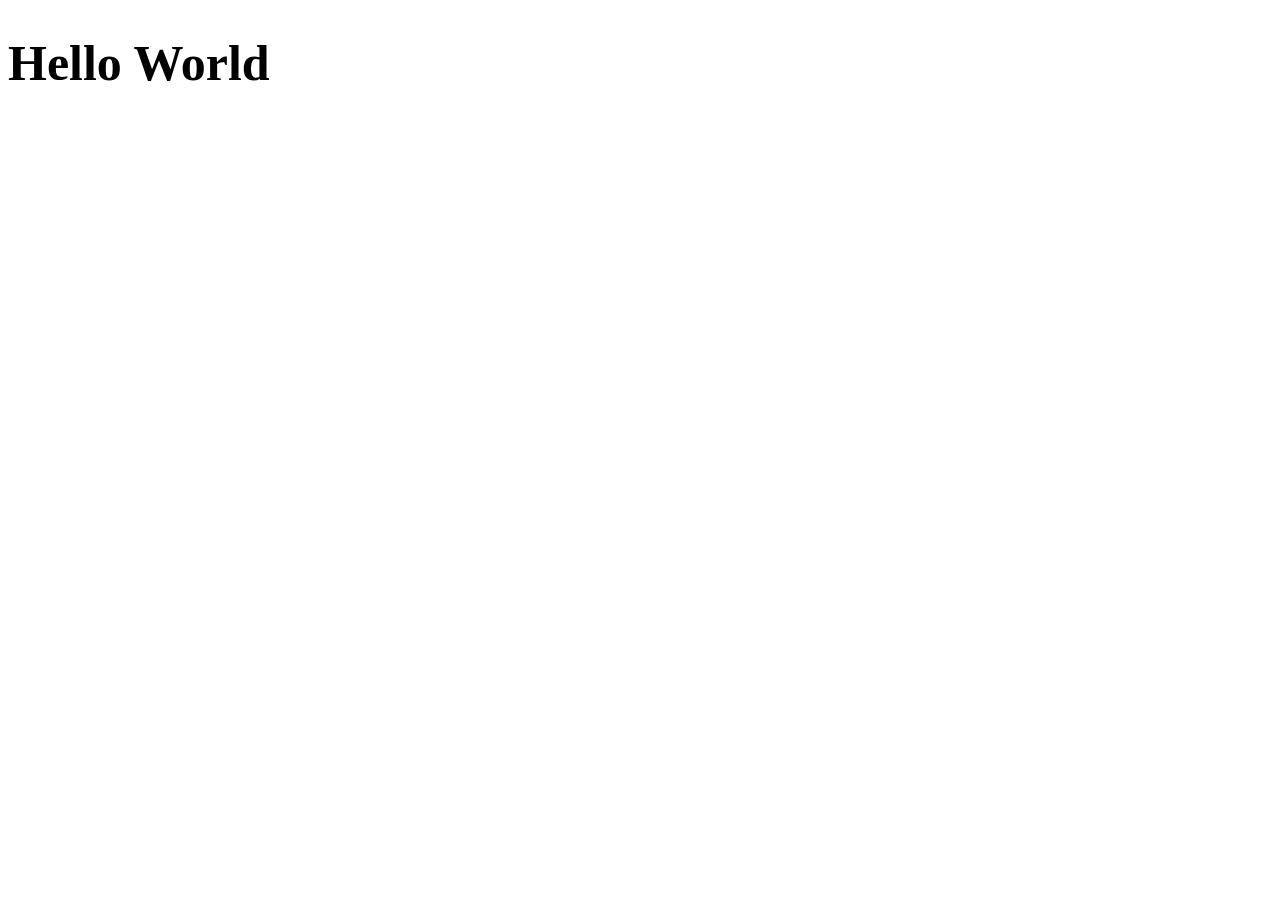
<file: test.html>
<!DOCTYPE html>
<html lang="en">
<head>
    <meta charset="UTF-8">
    <meta http-equiv="X-UA-Compatible" content="IE=edge">
    <meta name="viewport" content="width=device-width, initial-scale=1.0">
    <title>Document</title>
</head>
<body>
    <h1 style="font-size:50px ;">Hello World</h1>
</body>
</html>
</file>
<file: index.css>
/* 
/* Mobile Styling */
@media screen and (max-width:800px) {
    * {
        font-family: Bahnschrift;

    }

    body {
        display: block;
        position: fixed;
        padding: 0%;
        border: 0ch;
        margin: 0%;
    }

a{
    color: hsl(0, 0%, 41%);
    text-decoration: none;
}
    #aside {
        display: none;
        position: absolute;
        background-color: rgba(0, 0, 0, 0.377);
        width: 100%;
        height: 1000px;
    }

    header {
        display: flex;
        position: relative;
        width: 100%;

    }

    header svg:nth-child(1) {
        display: block;
        width: 80%;
        padding-left: 15px;
        margin-top: 15px;
    }

    #hamburger {
        z-index: 2;
        display: block;
        position: absolute;
        width: 20%;
        padding-left: 1%;
        padding-right: 1%;
        margin-left: 83%;
        z-index: 3;
        margin-top: 5px;
    }



    #features {
        display: none;
        width: 80%;
    }

    #company {
        display: none;
        width: 80%;

    }

    #mobile-nav {
        display: none;
        position: absolute;
        z-index: 1;
        background-color: rgba(0, 0, 0, 0.411);
        width: 100%;
        height: 200%;
    }

    #side-nav {
        display: block;
        position: relative;
        /* z-index: 1; */
        width: 80%;
        height: 100%;
        padding-top: 20%;
        margin-left: 20%;
        background-color: rgb(255, 255, 255);
    }

    .side-nav {
        display: block;
        position: relative;
        width: 100%;
        /* margin-top: 10%; */
        /* margin-bottom: 10%; */
        margin-left: 10%;
        font-size: 23px;
        color: hsl(0, 0%, 41%);
    }

    .side-nav div {
        display: block;
        position: relative;
        width: 50%;
        margin-bottom: 7%;
    }

    .side-nav div span svg {
        margin-left: 10px;
        margin-bottom: 4px;
        color: hsl(0, 0%, 41%);
    }

    #side-nav-login-register {
        display: block;
        width: 100%;
        position: absolute;
        margin-left: 0%;
        text-align: center;
        justify-content: center;
        z-index: 3;
    }

    #side-nav-login-register span {
        display: flex;
        position: relative;
        width: 100%;
        font-size: 21px;
        justify-content: center;
        align-items: center;
        color: hsl(0, 0%, 41%);
        
        

    }

    #side-nav-login-register span:nth-child(2) a {
        display: block;
        position: relative;
        padding-top: 10px;
        padding-bottom: 10px;
        color: hsl(0, 0%, 41%);
        background-color: white;
        font-size: 21px;
        margin-top: 10%;
        padding-left: 80px;
        padding-right: 80px;
        border-radius: 15px;
        border: 1px solid black;
    }
    #mobile-nav-features {
        display:none;
        list-style-type: none;
        width: 100%;
        margin-left: 1%;
    }
    #mobile-nav-features li{
        margin-bottom:5px;
        padding-top: 5px ;
        padding-bottom: 5px;
        width:100%;
        font-size: 17px;
    }
    #mobile-nav-features li svg{
        padding-right:10px;
        margin: 0%;
    }
    #mobile-nav-company{
        display: none;
        list-style-type: none;
        width: 100%;
        margin-left: 1%;
    }
    #mobile-nav-company li{
        margin-bottom:5px;
        width:100%;
        padding-top: 5px ;
        padding-bottom: 5px;
        font-size: 17px;
    }


    .menu {
        display: none;
    }

    .login-register {
        display: none;
    }

    #hero-mobile img {
        margin-top: 30px;
        width: 102%;
    }

    #hero-desktop {
        display: none;
    }

    #paragraph {
        width: 100%;
        text-align: center;
    }

    article h1 {
        width: 100%;
        justify-content: center;
        text-align: center;
        font-size: 42px;
    }

    article p {
        width: 100%;
        color: hsl(0, 0%, 41%);
        margin-left: 5px;
        text-align: center;
        font-size: 19px;
       margin-top:5px;
    }

    #button {
        display: flex;
        width: 100%;
        justify-content: center;
    }

    #button button {
        background-color: black;
        color: white;
        font-size: large;
        font-size: large;
        border: 1px solid black;
        margin-top: 5%;
        padding-top: 15px;
        padding-bottom: 15px;
        padding-left: 25px;
        padding-right: 25px;
        border-radius: 20px;
    }

    #button button:hover {
        background-color: white;
        color: black;
        border: 1px solid black;
    }


    footer {
        width: 100%;
        height: 50px;
        border: 0ch;
        padding: 5px;
        margin-top: 15%;
        display: flex;
        position: relative;
        justify-content: space-between;
    }



}

/* Desktop Styling */
@media screen and (min-width:800px) {
    * {
        font-family: Bahnschrift;
    }

    #side-nav {
        display: none;
    }

    body {
        display: block;
        width: 100%;
        background-color: hsl(0, 0%, 98%);
        position: fixed;
        border: 0ch;
        margin: 0%;
        padding: 0%;
    }
    a{
        color: hsl(0, 0%, 41%);
        text-decoration: none;
    }

    header {

        width: 100%;
        display: flex;
        cursor: pointer;
        margin-top: 1%;
        margin-right: 0%;
    }

    header svg:nth-child(2) {
        display: none;
    }

    header svg:nth-child(1) {
        margin-top: 1%;
        /* width: 7%; */
        margin-left: 20px;
        padding-right: 0%;
    }

    #nav {
        display: flex;
        position: relative;
        width: 99%;
        margin-right: 0%;
        /* background-color: black; */

}

    .menu li {
        display: flex;
        padding-left: 5px;
    }

    .menu li svg {
        width: 100%;
        margin-top: 8px;
        margin-left: 8px;
    }

    .menu {
        display: flex;
        position: relative;
        margin-top: 5px;
        list-style-type: none;
        color: hsl(0, 0%, 41%);
    }

    .menu li {
        padding: 10px;
    }

    #features {
        background-color: white;
        display: none;
        position: absolute;
        padding: 20px;
        padding-top: 15px;
        padding-bottom: 15px;
        margin-top: 55px;
        margin-left: 7%;
        z-index: 1;
        border: 0ch;
        border-radius: 10px;
        box-shadow: 0px 1px 10px 10px hsla(0, 0%, 41%, 0.144);

    }

    #features li {
        width: 100%;
        padding: 4px;
        margin-right: 0%;
        color: hsl(0, 0%, 41%);
        list-style-type: none;
        text-align: left;

    }

    #features li svg {
        margin-right: 5px;
    }

    #company {
        background-color: white;
        display: none;
        position: absolute;
        padding: 10px;
        z-index: 1;
        margin-left: 20%;
        margin-top: 55px;
        border: 0ch;
        border-radius: 10px;
        box-shadow: 0px 1px 10px 10px hsla(0, 0%, 41%, 0.144);


    }

    #company li {
        width: 100%;
        padding: 7px;
        text-align: left;
        margin-right: 0%;
        color: hsl(0, 0%, 41%);
        list-style-type: none;
    }


    .login-register {
        display: block;
        position: absolute;
        width: 20%;
        margin-left: 82%;
        padding-left: 30px;
        margin-top: 20px;
    }

    .login-register a {
        text-decoration: none;
        color: hsl(0, 0%, 41%);
    }

    .login-register a:nth-child(1) {
        margin-right: 10%;
    }

    .login-register a:nth-child(2) {
        text-align: center;
        margin-top: 2%;
        margin-left: 4%;
        padding-top: 12px;
        padding-bottom: 12px;
        padding-left: 18px;
        padding-right: 18px;
        border: 2px solid hsl(0, 0%, 41%);
        border-radius: 10px;
    }

    #hero-mobile {
        display: none;
    }

    #hero-desktop {
        display: block;
        width: 28%;
        height: 95%;
        position: absolute;
        margin-top: 2%;
        margin-left: 62%;
    }

    #hero-desktop img {
        width: 100%;
        height: 100%;
    }

    #hamburger {
        display: none;
    }

    article {
        width: 40%;
        margin-top: 9%;
        margin-left: 12%;

    }

    article h1 span {
        display: block;
        width: 90%;
        height: 10px;
        font-size: 79px;
        text-align: left;
        /* text-overflow: clip; */
        padding: 0%;
        border: 0ch;
        padding: 0%;

    }

    article h1 span:nth-child(2){
            margin-top: 10%;   
    }

    article p {
        display: block;
        position: relative;
        margin-top: 20%;
        font-size:18px;
        text-align: justify;
        width: 70%;
        color: hsl(0, 0%, 41%);

    }

    article button {
        background-color: black;
        color: hsl(0, 0%, 98%);
        font-size: medium;
        border: 0ch;
        margin-top: 2%;
        padding-top: 15px;
        padding-bottom: 15px;
        padding-left: 25px;
        padding-right: 25px;
        border: 1px solid black;
        border-radius: 20px;
        z-index: 1;
    }

    article button:hover {
        background-color: white;
        color: black;
        font-weight: 900;
        border: 1px solid black;
    }

    footer {
        z-index: -1;
        display: flex;
        position: absolute;
        justify-content: space-evenly;
        width: 40%;
        margin-top: 4%;
        margin-left: 9%;
    }
}
</file>
